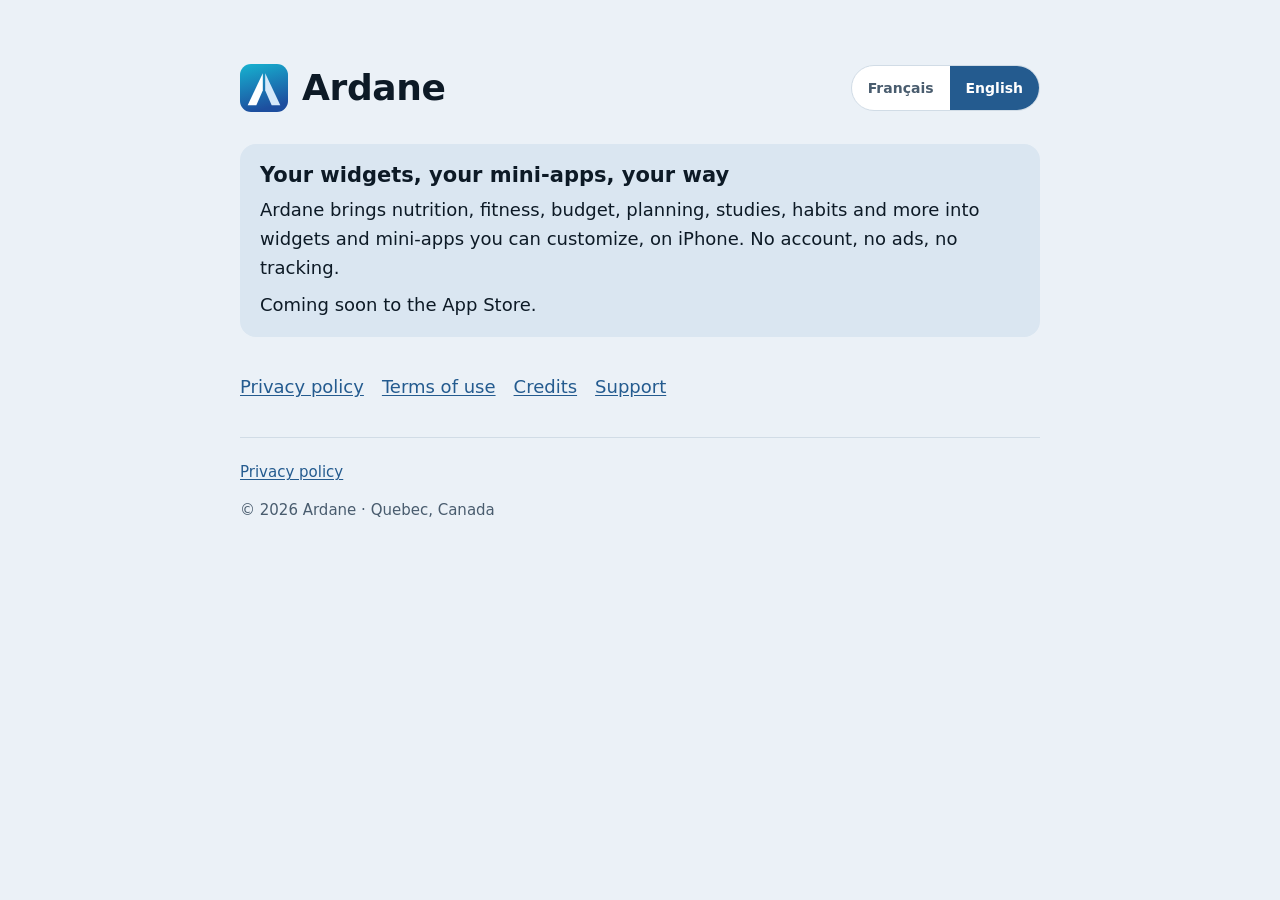
<file: index.html>
<!doctype html>
<html lang="fr" data-title-fr="Ardane — widgets et mini-apps pour iPhone" data-title-en="Ardane — widgets and mini-apps for iPhone">
<meta charset="utf-8">
<meta name="viewport" content="width=device-width, initial-scale=1">
<meta name="color-scheme" content="light dark">
<meta name="theme-color" content="#EBF1F7" media="(prefers-color-scheme: light)">
<meta name="theme-color" content="#080E14" media="(prefers-color-scheme: dark)">
<title>Ardane — widgets et mini-apps pour iPhone</title>
<meta name="description" content="Ardane réunit nutrition, sport, budget, planning et plus encore dans des widgets et des mini-apps que tu personnalises, sur iPhone.">
<link rel="stylesheet" href="style.css">

<main>
  <header>
    <div class="mark" aria-hidden="true"></div>
    <div class="titles"><h1>Ardane</h1></div>
    <div class="lang" role="group" aria-label="Langue / Language">
      <button id="btn-fr" type="button" aria-pressed="true" lang="fr">Français</button>
      <button id="btn-en" type="button" aria-pressed="false" lang="en">English</button>
    </div>
  </header>

  <article id="fr" lang="fr">
    <section class="card">
      <h2>Tes widgets, tes mini-apps, à ton image</h2>
      <p>Ardane réunit nutrition, sport, budget, planning, études, habitudes et plus encore dans des widgets et des mini-apps que tu personnalises, sur iPhone. Pas de compte, pas de publicité, pas de suivi.</p>
      <p>Bientôt sur l'App Store.</p>
    </section>
    <nav class="links" aria-label="Liens">
      <a href="privacy.html#fr">Politique de confidentialité</a>
      <a href="terms.html#fr">Conditions d'utilisation</a>
      <a href="credits.html#fr">Crédits</a>
      <a href="support.html#fr">Assistance</a>
    </nav>
    <footer>
      <nav class="links" aria-label="Liens légaux"><a href="privacy.html#fr">Politique de confidentialité</a></nav>
      <span>© 2026 Ardane · Québec, Canada</span>
    </footer>
  </article>

  <article id="en" lang="en" hidden>
    <section class="card">
      <h2>Your widgets, your mini-apps, your way</h2>
      <p>Ardane brings nutrition, fitness, budget, planning, studies, habits and more into widgets and mini-apps you can customize, on iPhone. No account, no ads, no tracking.</p>
      <p>Coming soon to the App Store.</p>
    </section>
    <nav class="links" aria-label="Links">
      <a href="privacy.html#en">Privacy policy</a>
      <a href="terms.html#en">Terms of use</a>
      <a href="credits.html#en">Credits</a>
      <a href="support.html#en">Support</a>
    </nav>
    <footer>
      <nav class="links" aria-label="Legal links"><a href="privacy.html#en">Privacy policy</a></nav>
      <span>© 2026 Ardane · Quebec, Canada</span>
    </footer>
  </article>
</main>
<script src="site.js"></script>
</file>
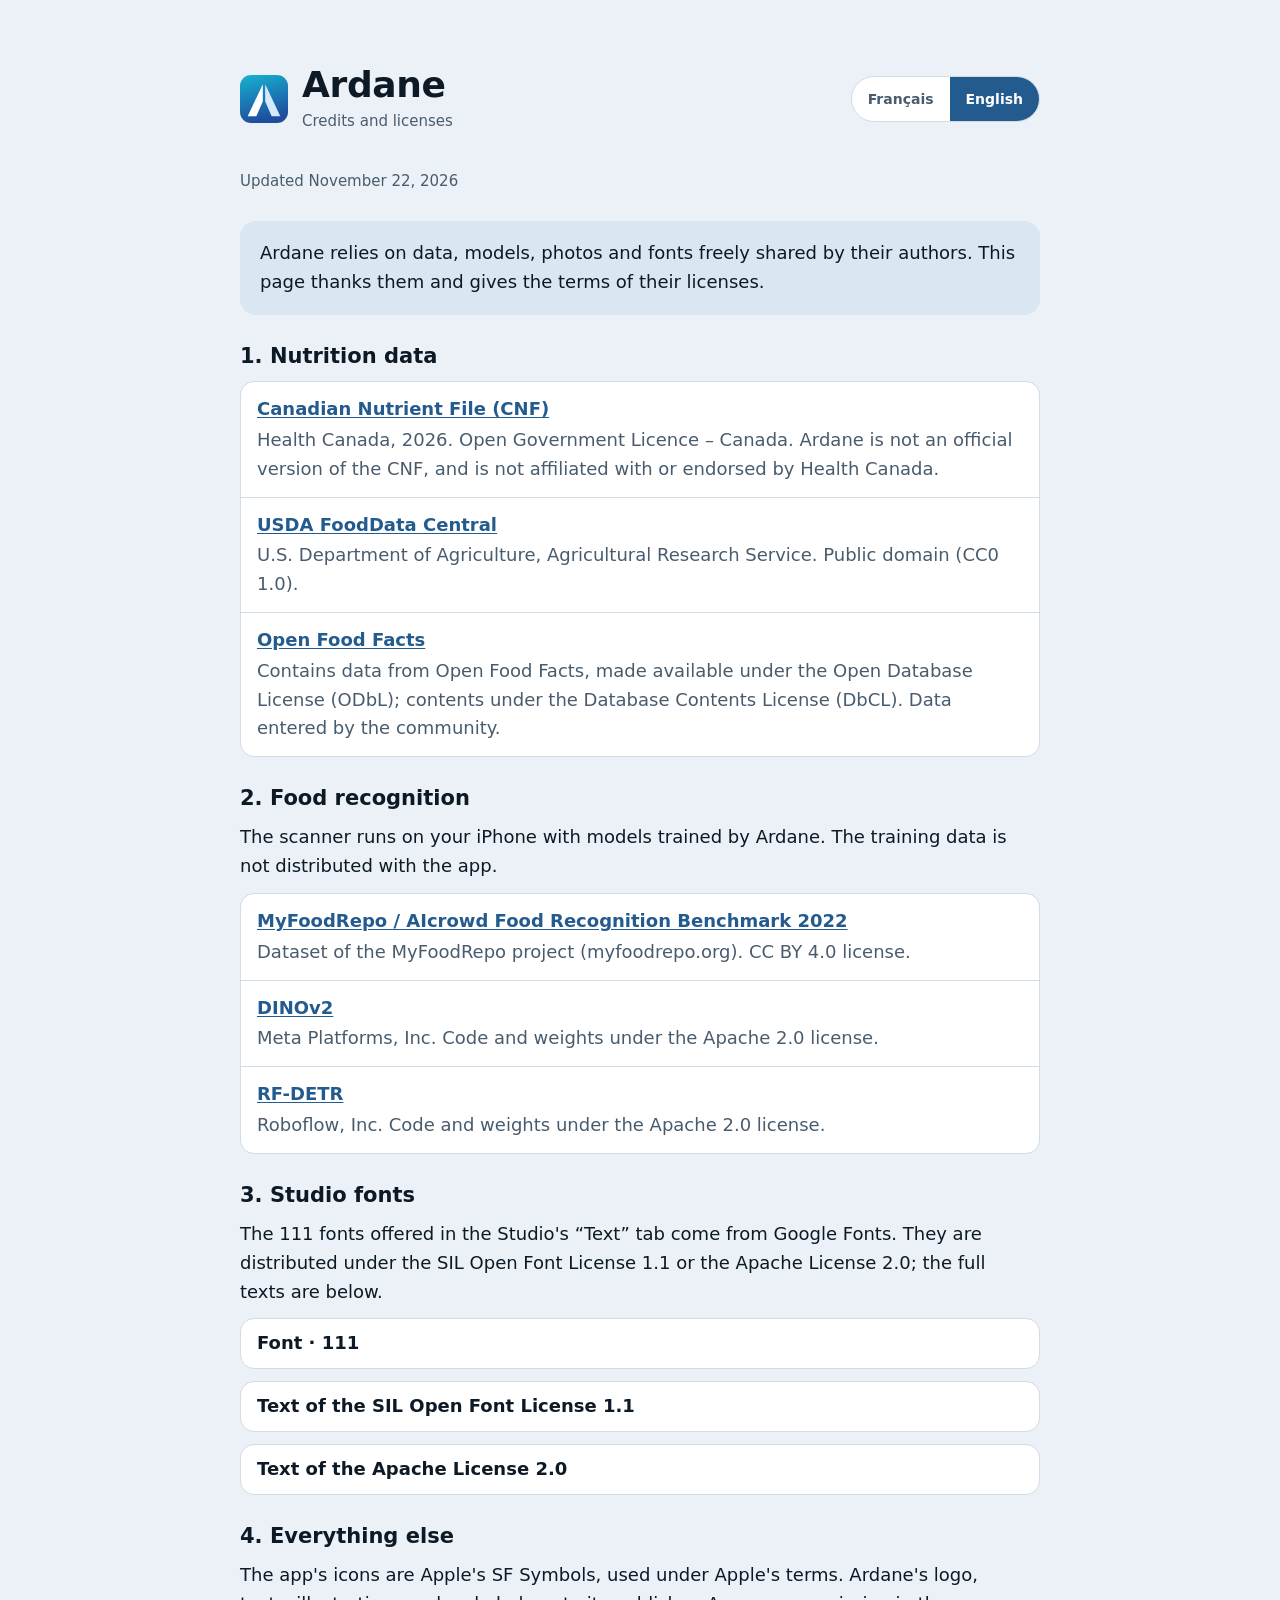
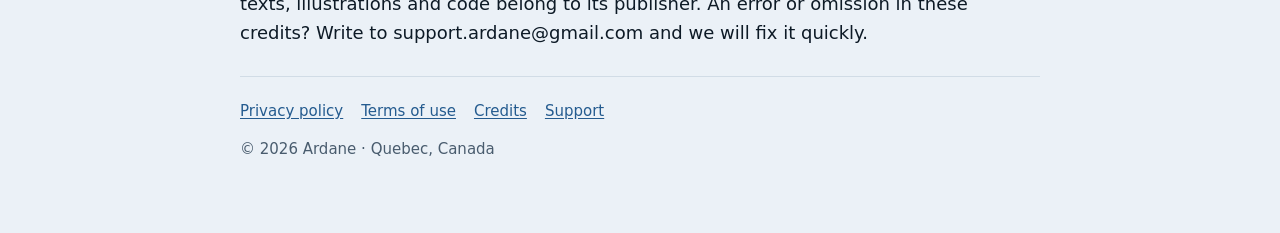
<file: credits.html>
<!doctype html>
<html lang="fr" data-title-fr="Crédits et licences d&#x27;Ardane" data-title-en="Ardane credits and licenses">
<meta charset="utf-8">
<meta name="viewport" content="width=device-width, initial-scale=1">
<meta name="color-scheme" content="light dark">
<meta name="theme-color" content="#EBF1F7" media="(prefers-color-scheme: light)">
<meta name="theme-color" content="#080E14" media="(prefers-color-scheme: dark)">
<title>Crédits et licences d&#x27;Ardane</title>
<link rel="stylesheet" href="style.css">
<!-- Généré par scripts/site/credits_page.py (dépôt de l'app) : ne pas modifier à la main. -->

<main>
  <header>
    <div class="mark" aria-hidden="true"></div>
    <div class="titles">
      <h1>Ardane</h1>
      <p class="sub" id="sub">Crédits et licences</p>
    </div>
    <div class="lang" role="group" aria-label="Langue / Language">
      <button id="btn-fr" type="button" aria-pressed="true" lang="fr">Français</button>
      <button id="btn-en" type="button" aria-pressed="false" lang="en">English</button>
    </div>
  </header>

  <article id="fr" lang="fr">
    <p class="updated">Mise à jour le 22 novembre 2026</p>
    <div class="summary"><p>Ardane s&#x27;appuie sur des données, des modèles, des photos et des polices partagés librement par leurs auteurs. Cette page les remercie et donne les conditions de leurs licences.</p></div>
    <section>
      <h2>1. Données nutritives</h2>
      <ul class="list">
        <li><b><a href="https://open.canada.ca/fr/licence-du-gouvernement-ouvert-canada">Fichier canadien sur les éléments nutritifs (FCÉN)</a></b><span>Santé Canada, 2026. Licence du gouvernement ouvert – Canada. Ardane n&#x27;est pas une version officielle du FCÉN, n&#x27;est pas affiliée à Santé Canada ni approuvée par lui.</span></li>
        <li><b><a href="https://fdc.nal.usda.gov">USDA FoodData Central</a></b><span>Département de l&#x27;Agriculture des États-Unis, Agricultural Research Service. Domaine public (CC0 1.0).</span></li>
        <li><b><a href="https://world.openfoodfacts.org">Open Food Facts</a></b><span>Contient des données d&#x27;Open Food Facts, disponibles sous la licence Open Database License (ODbL) ; contenu sous Database Contents License (DbCL). Données saisies par la communauté.</span></li>
      </ul>
    </section>
    <section>
      <h2>2. Reconnaissance des aliments</h2>
      <p>Le scanner fonctionne sur ton iPhone avec des modèles entraînés par Ardane. Les données d&#x27;entraînement ne sont pas distribuées avec l&#x27;app.</p>
      <ul class="list">
        <li><b><a href="https://creativecommons.org/licenses/by/4.0/">MyFoodRepo / AIcrowd Food Recognition Benchmark 2022</a></b><span>Jeu de données du projet MyFoodRepo (myfoodrepo.org). Licence CC BY 4.0.</span></li>
        <li><b><a href="https://github.com/facebookresearch/dinov2">DINOv2</a></b><span>Meta Platforms, Inc. Code et poids sous licence Apache 2.0.</span></li>
        <li><b><a href="https://github.com/roboflow/rf-detr">RF-DETR</a></b><span>Roboflow, Inc. Code et poids sous licence Apache 2.0.</span></li>
      </ul>
    </section>
    <section>
      <h2>3. Polices du Studio</h2>
      <p>Les 111 polices proposées dans l&#x27;onglet « Texte » du Studio viennent de Google Fonts. Elles sont distribuées sous la SIL Open Font License 1.1 ou la licence Apache 2.0 ; les textes complets sont plus bas.</p>
      <details><summary>Police · 111</summary>
        <div class="scroll"><table><thead><tr><th>Police</th><th>Licence</th><th>Droits d&#x27;auteur</th></tr></thead><tbody>
          <tr><td class="nw">Abril Fatface</td><td class="nw"><a href="https://openfontlicense.org">SIL OFL 1.1</a></td><td>Copyright (c) 2011, TypeTogether (www.type-together.com), with Reserved Font Names &quot;Abril&quot; and &quot;Abril Fatface&quot;</td></tr>
          <tr><td class="nw">Alex Brush</td><td class="nw"><a href="https://openfontlicense.org">SIL OFL 1.1</a></td><td>Copyright 2011 The Alex Brush Project Authors (https://github.com/googlefonts/alex-brush)</td></tr>
          <tr><td class="nw">Allura</td><td class="nw"><a href="https://openfontlicense.org">SIL OFL 1.1</a></td><td>Copyright 2010 The Allura Project Authors (https://github.com/googlefonts/allura)</td></tr>
          <tr><td class="nw">Almendra</td><td class="nw"><a href="https://openfontlicense.org">SIL OFL 1.1</a></td><td>Copyright (c) 2011-2012, Ana Sanfelippo (anasanfe@gmail.com), with Reserved Font Name &#x27;Almendra&#x27;</td></tr>
          <tr><td class="nw">Amatic SC</td><td class="nw"><a href="https://openfontlicense.org">SIL OFL 1.1</a></td><td>Copyright 2015 The Amatic SC Project Authors (https://github.com/googlefonts/AmaticSC)</td></tr>
          <tr><td class="nw">Anton</td><td class="nw"><a href="https://openfontlicense.org">SIL OFL 1.1</a></td><td>Copyright 2020 The Anton Project Authors (https://github.com/googlefonts/AntonFont.git)</td></tr>
          <tr><td class="nw">Architects Daughter</td><td class="nw"><a href="https://openfontlicense.org">SIL OFL 1.1</a></td><td>Copyright (c) 2010, Kimberly Geswein (kimberlygeswein.com)</td></tr>
          <tr><td class="nw">Archivo Black</td><td class="nw"><a href="https://openfontlicense.org">SIL OFL 1.1</a></td><td>Copyright 2017 The Archivo Black Project Authors (https://github.com/Omnibus-Type/ArchivoBlack)</td></tr>
          <tr><td class="nw">Arizonia</td><td class="nw"><a href="https://openfontlicense.org">SIL OFL 1.1</a></td><td>Copyright 2007-2021 The Arizonia Project Authors (https://github.com/googlefonts/arizonia)</td></tr>
          <tr><td class="nw">Audiowide</td><td class="nw"><a href="https://openfontlicense.org">SIL OFL 1.1</a></td><td>Copyright (c) 2012, Brian J. Bonislawsky DBA Astigmatic (AOETI) (astigma@astigmatic.com), with Reserved Font Names &quot;Audiowide&quot;</td></tr>
          <tr><td class="nw">Ballet</td><td class="nw"><a href="https://openfontlicense.org">SIL OFL 1.1</a></td><td>Copyright 2020 The Ballet Project Authors (https://github.com/Omnibus-Type/Ballet)</td></tr>
          <tr><td class="nw">Bangers</td><td class="nw"><a href="https://openfontlicense.org">SIL OFL 1.1</a></td><td>Copyright 2010 The Bangers Project Authors (https://github.com/googlefonts/bangers)</td></tr>
          <tr><td class="nw">Bebas Neue</td><td class="nw"><a href="https://openfontlicense.org">SIL OFL 1.1</a></td><td>Copyright © 2010 by Dharma Type.</td></tr>
          <tr><td class="nw">Bodoni Moda</td><td class="nw"><a href="https://openfontlicense.org">SIL OFL 1.1</a></td><td>Copyright 2020 The Bodoni Moda Project Authors (https://github.com/indestructible-type/Bodoni)</td></tr>
          <tr><td class="nw">Bonheur Royale</td><td class="nw"><a href="https://openfontlicense.org">SIL OFL 1.1</a></td><td>Copyright 2005-2021 The Bonheur Royale Project Authors (https://github.com/googlefonts/bonheur-royale)</td></tr>
          <tr><td class="nw">Bungee</td><td class="nw"><a href="https://openfontlicense.org">SIL OFL 1.1</a></td><td>Copyright 2023 The Bungee Project Authors (https://github.com/djrrb/Bungee)</td></tr>
          <tr><td class="nw">Carattere</td><td class="nw"><a href="https://openfontlicense.org">SIL OFL 1.1</a></td><td>Copyright 2020 The Carattere Project Authors (https://github.com/googlefonts/carattere)</td></tr>
          <tr><td class="nw">Charm</td><td class="nw"><a href="https://openfontlicense.org">SIL OFL 1.1</a></td><td>Copyright 2018 The Charm Project Authors (https://github.com/cadsondemak/charm)</td></tr>
          <tr><td class="nw">Chewy</td><td class="nw"><a href="https://www.apache.org/licenses/LICENSE-2.0">Apache 2.0</a></td><td>Voir le texte de la licence Apache 2.0 plus bas.</td></tr>
          <tr><td class="nw">Cinzel</td><td class="nw"><a href="https://openfontlicense.org">SIL OFL 1.1</a></td><td>Copyright 2020 The Cinzel Project Authors (https://github.com/NDISCOVER/Cinzel)</td></tr>
          <tr><td class="nw">Cinzel Decorative Black</td><td class="nw"><a href="https://openfontlicense.org">SIL OFL 1.1</a></td><td>Copyright (c) 2012 Natanael Gama (info@ndiscovered.com), with Reserved Font Name &#x27;Cinzel&#x27;</td></tr>
          <tr><td class="nw">Comfortaa</td><td class="nw"><a href="https://openfontlicense.org">SIL OFL 1.1</a></td><td>Copyright 2011 The Comfortaa Project Authors (https://github.com/alexeiva/comfortaa), with Reserved Font Name &quot;Comfortaa&quot;.</td></tr>
          <tr><td class="nw">Cookie</td><td class="nw"><a href="https://openfontlicense.org">SIL OFL 1.1</a></td><td>Copyright (c) 2011 by Ania Kruk (hello@aniakruk.com), with Reserved Font Name &quot;Cookie&quot;.</td></tr>
          <tr><td class="nw">Corinthia</td><td class="nw"><a href="https://openfontlicense.org">SIL OFL 1.1</a></td><td>Copyright 2010 The Corinthia Project Authors (https://github.com/googlefonts/corinthia)</td></tr>
          <tr><td class="nw">Courgette</td><td class="nw"><a href="https://openfontlicense.org">SIL OFL 1.1</a></td><td>Copyright (c) 2012 by Sorkin Type Co (www.sorkintype.com), with Reserved Font Name &quot;Courgette&quot;.</td></tr>
          <tr><td class="nw">Courier Prime</td><td class="nw"><a href="https://openfontlicense.org">SIL OFL 1.1</a></td><td>Copyright 2015 The Courier Prime Project Authors (https://github.com/quoteunquoteapps/CourierPrime).</td></tr>
          <tr><td class="nw">Covered By Your Grace</td><td class="nw"><a href="https://openfontlicense.org">SIL OFL 1.1</a></td><td>Copyright (c) 2010, Kimberly Geswein (kimberlygeswein.com)</td></tr>
          <tr><td class="nw">Dancing Script</td><td class="nw"><a href="https://openfontlicense.org">SIL OFL 1.1</a></td><td>Copyright 2016 The Dancing Script Project Authors (https://github.com/googlefonts/DancingScript), with Reserved Font Name &#x27;Dancing Script&#x27;.</td></tr>
          <tr><td class="nw">DM Serif Display Italic</td><td class="nw"><a href="https://openfontlicense.org">SIL OFL 1.1</a></td><td>Copyright 2014-2018 Adobe (http://www.adobe.com/), with Reserved Font Name &#x27;Source&#x27;. All Rights Reserved. Source is a trademark of Adobe in the United States and/or other countries. Copyright 2019 Google LLC.</td></tr>
          <tr><td class="nw">Engagement</td><td class="nw"><a href="https://openfontlicense.org">SIL OFL 1.1</a></td><td>Copyright (c) 2011 by Brian J. Bonislawsky DBA Astigmatic (AOETI) (astigma@astigmatic.com), with Reserved Font Names &quot;Engagement&quot;</td></tr>
          <tr><td class="nw">Ephesis</td><td class="nw"><a href="https://openfontlicense.org">SIL OFL 1.1</a></td><td>Copyright 2004-2021 The Ephesis Project Authors (https://github.com/googlefonts/ephesis)</td></tr>
          <tr><td class="nw">Euphoria Script</td><td class="nw"><a href="https://openfontlicense.org">SIL OFL 1.1</a></td><td>Copyright (c), 2012 Typesenses (typesenses@live.com.ar), with Reserved Font Name &quot;Euphoria Script&quot;</td></tr>
          <tr><td class="nw">Explora</td><td class="nw"><a href="https://openfontlicense.org">SIL OFL 1.1</a></td><td>Copyright 2011 The Explora Project Authors (https://github.com/googlefonts/explora)</td></tr>
          <tr><td class="nw">Fredoka Light</td><td class="nw"><a href="https://openfontlicense.org">SIL OFL 1.1</a></td><td>Copyright 2016 The Fredoka Project Authors (https://github.com/hafontia/Fredoka-One)</td></tr>
          <tr><td class="nw">Gloock</td><td class="nw"><a href="https://openfontlicense.org">SIL OFL 1.1</a></td><td>Copyright 2022 The Gloock Project Authors (https://github.com/duartp/gloock)</td></tr>
          <tr><td class="nw">Gloria Hallelujah</td><td class="nw"><a href="https://openfontlicense.org">SIL OFL 1.1</a></td><td>Copyright (c) 2010, Kimberly Geswein (kimberlygeswein.com)</td></tr>
          <tr><td class="nw">Grand Hotel</td><td class="nw"><a href="https://openfontlicense.org">SIL OFL 1.1</a></td><td>Copyright (c) 2012 by Brian J. Bonislawsky and Jim Lyles DBA Astigmatic (AOETI) (astigma@astigmatic.com), with Reserved Font Name &quot;Grand Hotel&quot;</td></tr>
          <tr><td class="nw">Great Vibes</td><td class="nw"><a href="https://openfontlicense.org">SIL OFL 1.1</a></td><td>Copyright 2015 The Great Vibes Pro Project Authors (https://github.com/googlefonts/great-vibes)</td></tr>
          <tr><td class="nw">Gwendolyn</td><td class="nw"><a href="https://openfontlicense.org">SIL OFL 1.1</a></td><td>Copyright 2015 The Gwendolyn Project Authors (https://github.com/googlefonts/gwendolyn)</td></tr>
          <tr><td class="nw">Handlee</td><td class="nw"><a href="https://openfontlicense.org">SIL OFL 1.1</a></td><td>Copyright (c) 2011, Joe Prince, Vissol Ltd. (http://www.vissol.co.uk/mavenpro/) with Reserved Font Name &quot;Handlee&quot;.</td></tr>
          <tr><td class="nw">Herr Von Muellerhoff</td><td class="nw"><a href="https://openfontlicense.org">SIL OFL 1.1</a></td><td>Copyright (c) 2011 Alejandro Paul (sudtipos@sudtipos.com), with Reserved Font Name &quot;Herr Von Muellerhoff&quot;</td></tr>
          <tr><td class="nw">Homemade Apple</td><td class="nw"><a href="https://www.apache.org/licenses/LICENSE-2.0">Apache 2.0</a></td><td>Voir le texte de la licence Apache 2.0 plus bas.</td></tr>
          <tr><td class="nw">Imperial Script</td><td class="nw"><a href="https://openfontlicense.org">SIL OFL 1.1</a></td><td>Copyright 2008 The Imperial Script Project Authors (https://github.com/googlefonts/imperial-script)</td></tr>
          <tr><td class="nw">Indie Flower</td><td class="nw"><a href="https://openfontlicense.org">SIL OFL 1.1</a></td><td>Copyright 2010 The Indie Flower Authors (kimberlygeswein.com),</td></tr>
          <tr><td class="nw">Inspiration</td><td class="nw"><a href="https://openfontlicense.org">SIL OFL 1.1</a></td><td>Copyright 2004 The Inspiration Project Authors (https://github.com/googlefonts/inspiration)</td></tr>
          <tr><td class="nw">Italiana</td><td class="nw"><a href="https://openfontlicense.org">SIL OFL 1.1</a></td><td>Copyright (c) 2011, Santiago Orozco (hi@typemade.mx), with Reserved Font Name &quot;Italiana&quot;.</td></tr>
          <tr><td class="nw">Italianno</td><td class="nw"><a href="https://openfontlicense.org">SIL OFL 1.1</a></td><td>Copyright 2009 The Italianno Project Authors (https://github.com/googlefonts/italianno)</td></tr>
          <tr><td class="nw">Josefin Sans Thin</td><td class="nw"><a href="https://openfontlicense.org">SIL OFL 1.1</a></td><td>Copyright 2010 The Josefin Sans Project Authors (https://github.com/ThomasJockin/JosefinSansFont-master), with Reserved Font Name &quot;Josefin Sans&quot;.</td></tr>
          <tr><td class="nw">Josefin Slab Thin</td><td class="nw"><a href="https://openfontlicense.org">SIL OFL 1.1</a></td><td>Copyright 2020 The Josefin Slab Project Authors (https://github.com/googlefonts/josefinslab/) Copyright (c) 2010, Santiago Orozco (hi@typemade.mx), with Reserved Font Name Josefin.</td></tr>
          <tr><td class="nw">Kaushan Script</td><td class="nw"><a href="https://openfontlicense.org">SIL OFL 1.1</a></td><td>Copyright (c) 2011, Pablo Impallari (www.impallari.com|impallari@gmail.com), Copyright (c) 2011, Igino Marini. (www.ikern.com|mail@iginomarini.com), with Reserved Font Name Kaushan Script.</td></tr>
          <tr><td class="nw">Kristi</td><td class="nw"><a href="https://openfontlicense.org">SIL OFL 1.1</a></td><td>Copyright (c) 2010, Birgit Pulk (birgitpulk@gmail.com)</td></tr>
          <tr><td class="nw">La Belle Aurore</td><td class="nw"><a href="https://openfontlicense.org">SIL OFL 1.1</a></td><td>Copyright (c) 2010, Kimberly Geswein (kimberlygeswein.com)</td></tr>
          <tr><td class="nw">League Script</td><td class="nw"><a href="https://openfontlicense.org">SIL OFL 1.1</a></td><td>Copyright (c) 2010, Haley Fiege (haley@kingdomofawesome.com)</td></tr>
          <tr><td class="nw">Libre Baskerville</td><td class="nw"><a href="https://openfontlicense.org">SIL OFL 1.1</a></td><td>Copyright 2012 The Libre Baskerville Project Authors (https://github.com/impallari/Libre-Baskerville) with Reserved Font Name Libre Baskerville.</td></tr>
          <tr><td class="nw">Licorice</td><td class="nw"><a href="https://openfontlicense.org">SIL OFL 1.1</a></td><td>Copyright 2004 The Licorice Project Authors (https://github.com/googlefonts/licorice)</td></tr>
          <tr><td class="nw">Limelight</td><td class="nw"><a href="https://openfontlicense.org">SIL OFL 1.1</a></td><td>Copyright (c) 2011 by Sorkin Type Co (www.sorkintype.com), with Reserved Font Name &quot;Limelight&quot;.</td></tr>
          <tr><td class="nw">Lora</td><td class="nw"><a href="https://openfontlicense.org">SIL OFL 1.1</a></td><td>Copyright 2011 The Lora Project Authors (https://github.com/cyrealtype/Lora-Cyrillic), with Reserved Font Name &quot;Lora&quot;.</td></tr>
          <tr><td class="nw">Love Light</td><td class="nw"><a href="https://openfontlicense.org">SIL OFL 1.1</a></td><td>Copyright 2003 The Love Light Project Authors (https://github.com/googlefonts/love-light)</td></tr>
          <tr><td class="nw">Lovers Quarrel</td><td class="nw"><a href="https://openfontlicense.org">SIL OFL 1.1</a></td><td>Copyright 2004 The Lovers Quarrel Project Authors (https://github.com/googlefonts/lovers-quarrel)</td></tr>
          <tr><td class="nw">Marcellus</td><td class="nw"><a href="https://openfontlicense.org">SIL OFL 1.1</a></td><td>Copyright (c) 2012, Brian J. Bonislawsky DBA Astigmatic (AOETI) (astigma@astigmatic.com), with Reserved Font Names &quot;Marcellus&quot;</td></tr>
          <tr><td class="nw">Marck Script</td><td class="nw"><a href="https://openfontlicense.org">SIL OFL 1.1</a></td><td>Copyright (c) 2011, Denis Masharov &lt;denis.masharov@gmail.com&gt; &amp; Marck Fogel, with Reserved Font Name &quot;Marck Script&quot;.</td></tr>
          <tr><td class="nw">Mea Culpa</td><td class="nw"><a href="https://openfontlicense.org">SIL OFL 1.1</a></td><td>Copyright 2003-2021 The Mea Culpa Project Authors (https://github.com/googlefonts/mea-culpa)</td></tr>
          <tr><td class="nw">Monoton</td><td class="nw"><a href="https://openfontlicense.org">SIL OFL 1.1</a></td><td>Copyright (c) 2011 by vernon adams (vern@newtypography.co.uk), with Reserved Font Names &quot;Monoton&quot;</td></tr>
          <tr><td class="nw">Monsieur La Doulaise</td><td class="nw"><a href="https://openfontlicense.org">SIL OFL 1.1</a></td><td>Copyright (c) 2011 Alejandro Paul (sudtipos@sudtipos.com), with Reserved Font Name &quot;Monsieur La Doulaise&quot;</td></tr>
          <tr><td class="nw">Mr De Haviland</td><td class="nw"><a href="https://openfontlicense.org">SIL OFL 1.1</a></td><td>Copyright (c) 2011 Alejandro Paul (sudtipos@sudtipos.com), with Reserved Font Name &quot;Mr De Haviland&quot;</td></tr>
          <tr><td class="nw">Mrs Saint Delafield</td><td class="nw"><a href="https://openfontlicense.org">SIL OFL 1.1</a></td><td>Copyright (c) 2011 Alejandro Paul (sudtipos@sudtipos.com), with Reserved Font Name &quot;Mrs Saint Delafield&quot;</td></tr>
          <tr><td class="nw">Mrs Sheppards</td><td class="nw"><a href="https://openfontlicense.org">SIL OFL 1.1</a></td><td>Copyright (c) 2011 Alejandro Paul (sudtipos@sudtipos.com), with Reserved Font Name &quot;Mrs Sheppards&quot;</td></tr>
          <tr><td class="nw">Ms Madi</td><td class="nw"><a href="https://openfontlicense.org">SIL OFL 1.1</a></td><td>Copyright 2018 The Ms Madi Project Authors (https://github.com/googlefonts/ms-madi)</td></tr>
          <tr><td class="nw">Niconne</td><td class="nw"><a href="https://openfontlicense.org">SIL OFL 1.1</a></td><td>Copyright (c) 2011, Vernon Adams (vern@newtypography.co.uk), with Reserved Font Name Nicone</td></tr>
          <tr><td class="nw">Norican</td><td class="nw"><a href="https://openfontlicense.org">SIL OFL 1.1</a></td><td>Copyright 2011 The Norican Project Authors (https://github.com/googlefonts/NoricanFont)</td></tr>
          <tr><td class="nw">Oleo Script</td><td class="nw"><a href="https://openfontlicense.org">SIL OFL 1.1</a></td><td>Copyright (c) 2012, Soytutype (contact@soytutype.com.ar|soytutype@gmail.com), with Reserved Font Name &quot;Oleo Script&quot;</td></tr>
          <tr><td class="nw">Oooh Baby</td><td class="nw"><a href="https://openfontlicense.org">SIL OFL 1.1</a></td><td>Copyright 2004-2021 The Oooh Baby Project Authors (https://github.com/googlefonts/oooh-baby)</td></tr>
          <tr><td class="nw">Orbitron</td><td class="nw"><a href="https://openfontlicense.org">SIL OFL 1.1</a></td><td>Copyright 2018 The Orbitron Project Authors (https://github.com/theleagueof/orbitron), with Reserved Font Name: &quot;Orbitron&quot;</td></tr>
          <tr><td class="nw">Oswald</td><td class="nw"><a href="https://openfontlicense.org">SIL OFL 1.1</a></td><td>Copyright 2016 The Oswald Project Authors (https://github.com/googlefonts/OswaldFont)</td></tr>
          <tr><td class="nw">Ovo</td><td class="nw"><a href="https://openfontlicense.org">SIL OFL 1.1</a></td><td>Copyright (c) 2011 by Sorkin Type Co (www.sorkintype.com), with Reserved Font Name &quot;Ovo&quot;.</td></tr>
          <tr><td class="nw">Pacifico</td><td class="nw"><a href="https://openfontlicense.org">SIL OFL 1.1</a></td><td>Copyright 2018 The Pacifico Project Authors (https://github.com/googlefonts/Pacifico)</td></tr>
          <tr><td class="nw">Parisienne</td><td class="nw"><a href="https://openfontlicense.org">SIL OFL 1.1</a></td><td>Copyright (c) 2012 by Brian J. Bonislawsky DBA Astigmatic (AOETI) (astigma@astigmatic.com), with Reserved Font Names &quot;Parisienne&quot;</td></tr>
          <tr><td class="nw">Passions Conflict</td><td class="nw"><a href="https://openfontlicense.org">SIL OFL 1.1</a></td><td>Copyright 2004 The Hurricane Project Authors (https://github.com/googlefonts/passions-conflict)</td></tr>
          <tr><td class="nw">Patrick Hand</td><td class="nw"><a href="https://openfontlicense.org">SIL OFL 1.1</a></td><td>Copyright (c) 2010-2012 Patrick Wagesreiter (mail@patrickwagesreiter.at)</td></tr>
          <tr><td class="nw">Permanent Marker</td><td class="nw"><a href="https://www.apache.org/licenses/LICENSE-2.0">Apache 2.0</a></td><td>Voir le texte de la licence Apache 2.0 plus bas.</td></tr>
          <tr><td class="nw">Petit Formal Script</td><td class="nw"><a href="https://openfontlicense.org">SIL OFL 1.1</a></td><td>Copyright (c) 2011, Pablo Impallari (www.impallari.com|impallari@gmail.com), Copyright (c) 2011, Brenda Gallo. (gbrenda1987@gmail.com), Copyright (c) 2011, Rodrigo Fuenzalida (www.rfuenzalida.com|hello@rfuenzalida.com), with Reserved Font Name Petit Formal Script.</td></tr>
          <tr><td class="nw">Pinyon Script</td><td class="nw"><a href="https://openfontlicense.org">SIL OFL 1.1</a></td><td>Copyright 2024 The Pinyon Project Authors (https://github.com/SorkinType/Pinyon)</td></tr>
          <tr><td class="nw">Pirata One</td><td class="nw"><a href="https://openfontlicense.org">SIL OFL 1.1</a></td><td>Copyright (c) 2012, Rodrigo Fuenzalida, Nicolas Massi (www.taip.com.ar / abc.taip.com.ar), with Reserved Font Name &#x27;Pirata&#x27;</td></tr>
          <tr><td class="nw">Playball</td><td class="nw"><a href="https://openfontlicense.org">SIL OFL 1.1</a></td><td>Copyright 2011 The Playball Project Authors (https://github.com/googlefonts/play-ball)</td></tr>
          <tr><td class="nw">Playfair Display</td><td class="nw"><a href="https://openfontlicense.org">SIL OFL 1.1</a></td><td>Copyright 2017 The Playfair Display Project Authors (https://github.com/clauseggers/Playfair-Display), with Reserved Font Name &quot;Playfair Display&quot;</td></tr>
          <tr><td class="nw">Poiret One</td><td class="nw"><a href="https://openfontlicense.org">SIL OFL 1.1</a></td><td>Copyright 2011 The Poiret One Project Authors (https://github.com/alexeiva/poiretone)</td></tr>
          <tr><td class="nw">Poppins</td><td class="nw"><a href="https://openfontlicense.org">SIL OFL 1.1</a></td><td>Copyright 2020 The Poppins Project Authors (https://github.com/itfoundry/Poppins)</td></tr>
          <tr><td class="nw">Press Start 2P</td><td class="nw"><a href="https://openfontlicense.org">SIL OFL 1.1</a></td><td>Copyright 2012 The Press Start 2P Project Authors (cody@zone38.net), with Reserved Font Name &quot;Press Start 2P&quot;.</td></tr>
          <tr><td class="nw">Quicksand Light</td><td class="nw"><a href="https://openfontlicense.org">SIL OFL 1.1</a></td><td>Copyright 2011 The Quicksand Project Authors (https://github.com/andrew-paglinawan/QuicksandFamily), with Reserved Font Name “Quicksand”.</td></tr>
          <tr><td class="nw">Qwigley</td><td class="nw"><a href="https://openfontlicense.org">SIL OFL 1.1</a></td><td>Copyright 2011 The Qwigley Project Authors (https://github.com/googlefonts/qwigley)</td></tr>
          <tr><td class="nw">Qwitcher Grypen</td><td class="nw"><a href="https://openfontlicense.org">SIL OFL 1.1</a></td><td>Copyright 2007-2021 The Qwitcher Grypen Project Authors (https://github.com/googlefonts/qwitcher-grypen)</td></tr>
          <tr><td class="nw">Raleway Thin</td><td class="nw"><a href="https://openfontlicense.org">SIL OFL 1.1</a></td><td>Copyright 2010 The Raleway Project Authors (impallari@gmail.com), with Reserved Font Name &quot;Raleway&quot;.</td></tr>
          <tr><td class="nw">Reenie Beanie</td><td class="nw"><a href="https://openfontlicense.org">SIL OFL 1.1</a></td><td>Copyright (c) 2010, James Grieshaber (james@typeco.com)</td></tr>
          <tr><td class="nw">Righteous</td><td class="nw"><a href="https://openfontlicense.org">SIL OFL 1.1</a></td><td>Copyright (c) 2011 by Brian J. Bonislawsky DBA Astigmatic (AOETI) (astigma@astigmatic.com), with Reserved Font Names &quot;Righteous&quot;</td></tr>
          <tr><td class="nw">Rochester</td><td class="nw"><a href="https://www.apache.org/licenses/LICENSE-2.0">Apache 2.0</a></td><td>Voir le texte de la licence Apache 2.0 plus bas.</td></tr>
          <tr><td class="nw">Rock Salt</td><td class="nw"><a href="https://www.apache.org/licenses/LICENSE-2.0">Apache 2.0</a></td><td>Voir le texte de la licence Apache 2.0 plus bas.</td></tr>
          <tr><td class="nw">Rouge Script</td><td class="nw"><a href="https://openfontlicense.org">SIL OFL 1.1</a></td><td>Copyright (c) 2011 Typesenses (typesenses@live.com.ar), with Reserved Font Name &quot;Rouge Script&quot;</td></tr>
          <tr><td class="nw">Sacramento</td><td class="nw"><a href="https://openfontlicense.org">SIL OFL 1.1</a></td><td>Copyright (c) 2012, Brian J. Bonislawsky DBA Astigmatic (AOETI) (astigma@astigmatic.com), with Reserved Font Names &#x27;Sacramento&#x27;</td></tr>
          <tr><td class="nw">Satisfy</td><td class="nw"><a href="https://www.apache.org/licenses/LICENSE-2.0">Apache 2.0</a></td><td>Voir le texte de la licence Apache 2.0 plus bas.</td></tr>
          <tr><td class="nw">Seaweed Script</td><td class="nw"><a href="https://openfontlicense.org">SIL OFL 1.1</a></td><td>Copyright (c) 2012, Font Diner (www.fontdiner.com), with Reserved Font Name &quot;Seaweed Script&quot;.</td></tr>
          <tr><td class="nw">Send Flowers</td><td class="nw"><a href="https://openfontlicense.org">SIL OFL 1.1</a></td><td>Copyright 1998-2021 The Send Flowers Project Authors (https://github.com/googlefonts/send-flowers)</td></tr>
          <tr><td class="nw">Sevillana</td><td class="nw"><a href="https://openfontlicense.org">SIL OFL 1.1</a></td><td>Copyright (c) 2011, Brownfox (gayaneh.b@gmail.com), with Reserved Font Names &quot;Sevillana&quot;</td></tr>
          <tr><td class="nw">Shrikhand</td><td class="nw"><a href="https://openfontlicense.org">SIL OFL 1.1</a></td><td>Copyright (c) 2015 Jonny Pinhorn (jonpinhorn.typedesign@gmail.com)</td></tr>
          <tr><td class="nw">Space Mono</td><td class="nw"><a href="https://openfontlicense.org">SIL OFL 1.1</a></td><td>Copyright 2016 The Space Mono Project Authors (https://github.com/googlefonts/spacemono)</td></tr>
          <tr><td class="nw">Special Elite</td><td class="nw"><a href="https://www.apache.org/licenses/LICENSE-2.0">Apache 2.0</a></td><td>Voir le texte de la licence Apache 2.0 plus bas.</td></tr>
          <tr><td class="nw">Tangerine</td><td class="nw"><a href="https://openfontlicense.org">SIL OFL 1.1</a></td><td>Copyright (c) 2010, Toshi Omagari (tosche@mac.com)</td></tr>
          <tr><td class="nw">UnifrakturCook</td><td class="nw"><a href="https://openfontlicense.org">SIL OFL 1.1</a></td><td>Copyright (c) 2010, j. &#x27;mach&#x27; wust, with Reserved Font Name UnifrakturCook. Copyright (c) 2009, Peter Wiegel.</td></tr>
          <tr><td class="nw">Updock</td><td class="nw"><a href="https://openfontlicense.org">SIL OFL 1.1</a></td><td>Copyright 1991-2021 The Up Dock Project Authors (https://github.com/googlefonts/updock)</td></tr>
          <tr><td class="nw">Whisper</td><td class="nw"><a href="https://openfontlicense.org">SIL OFL 1.1</a></td><td>Copyright 1993-2022 The Whisper Project Authors (https://github.com/googlefonts/whisper)</td></tr>
          <tr><td class="nw">WindSong Medium</td><td class="nw"><a href="https://openfontlicense.org">SIL OFL 1.1</a></td><td>Copyright 2013 The WindSong Project Authors (https://github.com/googlefonts/windsong)</td></tr>
          <tr><td class="nw">Yellowtail</td><td class="nw"><a href="https://www.apache.org/licenses/LICENSE-2.0">Apache 2.0</a></td><td>Voir le texte de la licence Apache 2.0 plus bas.</td></tr>
        </tbody></table></div>
      </details>
      <details><summary>Texte de la SIL Open Font License 1.1</summary><pre>-----------------------------------------------------------
SIL OPEN FONT LICENSE Version 1.1 - 26 February 2007
-----------------------------------------------------------

PREAMBLE
The goals of the Open Font License (OFL) are to stimulate worldwide
development of collaborative font projects, to support the font creation
efforts of academic and linguistic communities, and to provide a free and
open framework in which fonts may be shared and improved in partnership
with others.

The OFL allows the licensed fonts to be used, studied, modified and
redistributed freely as long as they are not sold by themselves. The
fonts, including any derivative works, can be bundled, embedded, 
redistributed and/or sold with any software provided that any reserved
names are not used by derivative works. The fonts and derivatives,
however, cannot be released under any other type of license. The
requirement for fonts to remain under this license does not apply
to any document created using the fonts or their derivatives.

DEFINITIONS
&quot;Font Software&quot; refers to the set of files released by the Copyright
Holder(s) under this license and clearly marked as such. This may
include source files, build scripts and documentation.

&quot;Reserved Font Name&quot; refers to any names specified as such after the
copyright statement(s).

&quot;Original Version&quot; refers to the collection of Font Software components as
distributed by the Copyright Holder(s).

&quot;Modified Version&quot; refers to any derivative made by adding to, deleting,
or substituting -- in part or in whole -- any of the components of the
Original Version, by changing formats or by porting the Font Software to a
new environment.

&quot;Author&quot; refers to any designer, engineer, programmer, technical
writer or other person who contributed to the Font Software.

PERMISSION &amp; CONDITIONS
Permission is hereby granted, free of charge, to any person obtaining
a copy of the Font Software, to use, study, copy, merge, embed, modify,
redistribute, and sell modified and unmodified copies of the Font
Software, subject to the following conditions:

1) Neither the Font Software nor any of its individual components,
in Original or Modified Versions, may be sold by itself.

2) Original or Modified Versions of the Font Software may be bundled,
redistributed and/or sold with any software, provided that each copy
contains the above copyright notice and this license. These can be
included either as stand-alone text files, human-readable headers or
in the appropriate machine-readable metadata fields within text or
binary files as long as those fields can be easily viewed by the user.

3) No Modified Version of the Font Software may use the Reserved Font
Name(s) unless explicit written permission is granted by the corresponding
Copyright Holder. This restriction only applies to the primary font name as
presented to the users.

4) The name(s) of the Copyright Holder(s) or the Author(s) of the Font
Software shall not be used to promote, endorse or advertise any
Modified Version, except to acknowledge the contribution(s) of the
Copyright Holder(s) and the Author(s) or with their explicit written
permission.

5) The Font Software, modified or unmodified, in part or in whole,
must be distributed entirely under this license, and must not be
distributed under any other license. The requirement for fonts to
remain under this license does not apply to any document created
using the Font Software.

TERMINATION
This license becomes null and void if any of the above conditions are
not met.

DISCLAIMER
THE FONT SOFTWARE IS PROVIDED &quot;AS IS&quot;, WITHOUT WARRANTY OF ANY KIND,
EXPRESS OR IMPLIED, INCLUDING BUT NOT LIMITED TO ANY WARRANTIES OF
MERCHANTABILITY, FITNESS FOR A PARTICULAR PURPOSE AND NONINFRINGEMENT
OF COPYRIGHT, PATENT, TRADEMARK, OR OTHER RIGHT. IN NO EVENT SHALL THE
COPYRIGHT HOLDER BE LIABLE FOR ANY CLAIM, DAMAGES OR OTHER LIABILITY,
INCLUDING ANY GENERAL, SPECIAL, INDIRECT, INCIDENTAL, OR CONSEQUENTIAL
DAMAGES, WHETHER IN AN ACTION OF CONTRACT, TORT OR OTHERWISE, ARISING
FROM, OUT OF THE USE OR INABILITY TO USE THE FONT SOFTWARE OR FROM
OTHER DEALINGS IN THE FONT SOFTWARE.</pre></details>
      <details><summary>Texte de la licence Apache 2.0</summary><pre>Apache License
                           Version 2.0, January 2004
                        http://www.apache.org/licenses/

   TERMS AND CONDITIONS FOR USE, REPRODUCTION, AND DISTRIBUTION

   1. Definitions.

      &quot;License&quot; shall mean the terms and conditions for use, reproduction,
      and distribution as defined by Sections 1 through 9 of this document.

      &quot;Licensor&quot; shall mean the copyright owner or entity authorized by
      the copyright owner that is granting the License.

      &quot;Legal Entity&quot; shall mean the union of the acting entity and all
      other entities that control, are controlled by, or are under common
      control with that entity. For the purposes of this definition,
      &quot;control&quot; means (i) the power, direct or indirect, to cause the
      direction or management of such entity, whether by contract or
      otherwise, or (ii) ownership of fifty percent (50%) or more of the
      outstanding shares, or (iii) beneficial ownership of such entity.

      &quot;You&quot; (or &quot;Your&quot;) shall mean an individual or Legal Entity
      exercising permissions granted by this License.

      &quot;Source&quot; form shall mean the preferred form for making modifications,
      including but not limited to software source code, documentation
      source, and configuration files.

      &quot;Object&quot; form shall mean any form resulting from mechanical
      transformation or translation of a Source form, including but
      not limited to compiled object code, generated documentation,
      and conversions to other media types.

      &quot;Work&quot; shall mean the work of authorship, whether in Source or
      Object form, made available under the License, as indicated by a
      copyright notice that is included in or attached to the work
      (an example is provided in the Appendix below).

      &quot;Derivative Works&quot; shall mean any work, whether in Source or Object
      form, that is based on (or derived from) the Work and for which the
      editorial revisions, annotations, elaborations, or other modifications
      represent, as a whole, an original work of authorship. For the purposes
      of this License, Derivative Works shall not include works that remain
      separable from, or merely link (or bind by name) to the interfaces of,
      the Work and Derivative Works thereof.

      &quot;Contribution&quot; shall mean any work of authorship, including
      the original version of the Work and any modifications or additions
      to that Work or Derivative Works thereof, that is intentionally
      submitted to Licensor for inclusion in the Work by the copyright owner
      or by an individual or Legal Entity authorized to submit on behalf of
      the copyright owner. For the purposes of this definition, &quot;submitted&quot;
      means any form of electronic, verbal, or written communication sent
      to the Licensor or its representatives, including but not limited to
      communication on electronic mailing lists, source code control systems,
      and issue tracking systems that are managed by, or on behalf of, the
      Licensor for the purpose of discussing and improving the Work, but
      excluding communication that is conspicuously marked or otherwise
      designated in writing by the copyright owner as &quot;Not a Contribution.&quot;

      &quot;Contributor&quot; shall mean Licensor and any individual or Legal Entity
      on behalf of whom a Contribution has been received by Licensor and
      subsequently incorporated within the Work.

   2. Grant of Copyright License. Subject to the terms and conditions of
      this License, each Contributor hereby grants to You a perpetual,
      worldwide, non-exclusive, no-charge, royalty-free, irrevocable
      copyright license to reproduce, prepare Derivative Works of,
      publicly display, publicly perform, sublicense, and distribute the
      Work and such Derivative Works in Source or Object form.

   3. Grant of Patent License. Subject to the terms and conditions of
      this License, each Contributor hereby grants to You a perpetual,
      worldwide, non-exclusive, no-charge, royalty-free, irrevocable
      (except as stated in this section) patent license to make, have made,
      use, offer to sell, sell, import, and otherwise transfer the Work,
      where such license applies only to those patent claims licensable
      by such Contributor that are necessarily infringed by their
      Contribution(s) alone or by combination of their Contribution(s)
      with the Work to which such Contribution(s) was submitted. If You
      institute patent litigation against any entity (including a
      cross-claim or counterclaim in a lawsuit) alleging that the Work
      or a Contribution incorporated within the Work constitutes direct
      or contributory patent infringement, then any patent licenses
      granted to You under this License for that Work shall terminate
      as of the date such litigation is filed.

   4. Redistribution. You may reproduce and distribute copies of the
      Work or Derivative Works thereof in any medium, with or without
      modifications, and in Source or Object form, provided that You
      meet the following conditions:

      (a) You must give any other recipients of the Work or
          Derivative Works a copy of this License; and

      (b) You must cause any modified files to carry prominent notices
          stating that You changed the files; and

      (c) You must retain, in the Source form of any Derivative Works
          that You distribute, all copyright, patent, trademark, and
          attribution notices from the Source form of the Work,
          excluding those notices that do not pertain to any part of
          the Derivative Works; and

      (d) If the Work includes a &quot;NOTICE&quot; text file as part of its
          distribution, then any Derivative Works that You distribute must
          include a readable copy of the attribution notices contained
          within such NOTICE file, excluding those notices that do not
          pertain to any part of the Derivative Works, in at least one
          of the following places: within a NOTICE text file distributed
          as part of the Derivative Works; within the Source form or
          documentation, if provided along with the Derivative Works; or,
          within a display generated by the Derivative Works, if and
          wherever such third-party notices normally appear. The contents
          of the NOTICE file are for informational purposes only and
          do not modify the License. You may add Your own attribution
          notices within Derivative Works that You distribute, alongside
          or as an addendum to the NOTICE text from the Work, provided
          that such additional attribution notices cannot be construed
          as modifying the License.

      You may add Your own copyright statement to Your modifications and
      may provide additional or different license terms and conditions
      for use, reproduction, or distribution of Your modifications, or
      for any such Derivative Works as a whole, provided Your use,
      reproduction, and distribution of the Work otherwise complies with
      the conditions stated in this License.

   5. Submission of Contributions. Unless You explicitly state otherwise,
      any Contribution intentionally submitted for inclusion in the Work
      by You to the Licensor shall be under the terms and conditions of
      this License, without any additional terms or conditions.
      Notwithstanding the above, nothing herein shall supersede or modify
      the terms of any separate license agreement you may have executed
      with Licensor regarding such Contributions.

   6. Trademarks. This License does not grant permission to use the trade
      names, trademarks, service marks, or product names of the Licensor,
      except as required for reasonable and customary use in describing the
      origin of the Work and reproducing the content of the NOTICE file.

   7. Disclaimer of Warranty. Unless required by applicable law or
      agreed to in writing, Licensor provides the Work (and each
      Contributor provides its Contributions) on an &quot;AS IS&quot; BASIS,
      WITHOUT WARRANTIES OR CONDITIONS OF ANY KIND, either express or
      implied, including, without limitation, any warranties or conditions
      of TITLE, NON-INFRINGEMENT, MERCHANTABILITY, or FITNESS FOR A
      PARTICULAR PURPOSE. You are solely responsible for determining the
      appropriateness of using or redistributing the Work and assume any
      risks associated with Your exercise of permissions under this License.

   8. Limitation of Liability. In no event and under no legal theory,
      whether in tort (including negligence), contract, or otherwise,
      unless required by applicable law (such as deliberate and grossly
      negligent acts) or agreed to in writing, shall any Contributor be
      liable to You for damages, including any direct, indirect, special,
      incidental, or consequential damages of any character arising as a
      result of this License or out of the use or inability to use the
      Work (including but not limited to damages for loss of goodwill,
      work stoppage, computer failure or malfunction, or any and all
      other commercial damages or losses), even if such Contributor
      has been advised of the possibility of such damages.

   9. Accepting Warranty or Additional Liability. While redistributing
      the Work or Derivative Works thereof, You may choose to offer,
      and charge a fee for, acceptance of support, warranty, indemnity,
      or other liability obligations and/or rights consistent with this
      License. However, in accepting such obligations, You may act only
      on Your own behalf and on Your sole responsibility, not on behalf
      of any other Contributor, and only if You agree to indemnify,
      defend, and hold each Contributor harmless for any liability
      incurred by, or claims asserted against, such Contributor by reason
      of your accepting any such warranty or additional liability.

   END OF TERMS AND CONDITIONS

   APPENDIX: How to apply the Apache License to your work.

      To apply the Apache License to your work, attach the following
      boilerplate notice, with the fields enclosed by brackets &quot;[]&quot;
      replaced with your own identifying information. (Don&#x27;t include
      the brackets!)  The text should be enclosed in the appropriate
      comment syntax for the file format. We also recommend that a
      file or class name and description of purpose be included on the
      same &quot;printed page&quot; as the copyright notice for easier
      identification within third-party archives.

   Copyright [yyyy] [name of copyright owner]

   Licensed under the Apache License, Version 2.0 (the &quot;License&quot;);
   you may not use this file except in compliance with the License.
   You may obtain a copy of the License at

       http://www.apache.org/licenses/LICENSE-2.0

   Unless required by applicable law or agreed to in writing, software
   distributed under the License is distributed on an &quot;AS IS&quot; BASIS,
   WITHOUT WARRANTIES OR CONDITIONS OF ANY KIND, either express or implied.
   See the License for the specific language governing permissions and
   limitations under the License.</pre></details>
    </section>
    <section>
      <h2>4. Le reste</h2>
      <p>Les icônes de l&#x27;app sont les SF Symbols d&#x27;Apple, utilisés selon les conditions d&#x27;Apple. Le logo, les textes, les illustrations et le code d&#x27;Ardane appartiennent à leur éditeur. Une erreur ou un oubli dans ces crédits ? Écris à support.ardane@gmail.com : nous corrigeons au plus vite.</p>
    </section>
    <footer>
      <nav class="links" aria-label="Liens légaux"><a href="privacy.html#fr">Politique de confidentialité</a><a href="terms.html#fr">Conditions d&#x27;utilisation</a><a href="credits.html#fr">Crédits</a><a href="support.html#fr">Assistance</a></nav>
      <span>© 2026 Ardane · Québec, Canada</span>
    </footer>
  </article>

  <article id="en" lang="en" hidden>
    <p class="updated">Updated November 22, 2026</p>
    <div class="summary"><p>Ardane relies on data, models, photos and fonts freely shared by their authors. This page thanks them and gives the terms of their licenses.</p></div>
    <section>
      <h2>1. Nutrition data</h2>
      <ul class="list">
        <li><b><a href="https://open.canada.ca/en/open-government-licence-canada">Canadian Nutrient File (CNF)</a></b><span>Health Canada, 2026. Open Government Licence – Canada. Ardane is not an official version of the CNF, and is not affiliated with or endorsed by Health Canada.</span></li>
        <li><b><a href="https://fdc.nal.usda.gov">USDA FoodData Central</a></b><span>U.S. Department of Agriculture, Agricultural Research Service. Public domain (CC0 1.0).</span></li>
        <li><b><a href="https://world.openfoodfacts.org">Open Food Facts</a></b><span>Contains data from Open Food Facts, made available under the Open Database License (ODbL); contents under the Database Contents License (DbCL). Data entered by the community.</span></li>
      </ul>
    </section>
    <section>
      <h2>2. Food recognition</h2>
      <p>The scanner runs on your iPhone with models trained by Ardane. The training data is not distributed with the app.</p>
      <ul class="list">
        <li><b><a href="https://creativecommons.org/licenses/by/4.0/">MyFoodRepo / AIcrowd Food Recognition Benchmark 2022</a></b><span>Dataset of the MyFoodRepo project (myfoodrepo.org). CC BY 4.0 license.</span></li>
        <li><b><a href="https://github.com/facebookresearch/dinov2">DINOv2</a></b><span>Meta Platforms, Inc. Code and weights under the Apache 2.0 license.</span></li>
        <li><b><a href="https://github.com/roboflow/rf-detr">RF-DETR</a></b><span>Roboflow, Inc. Code and weights under the Apache 2.0 license.</span></li>
      </ul>
    </section>
    <section>
      <h2>3. Studio fonts</h2>
      <p>The 111 fonts offered in the Studio&#x27;s “Text” tab come from Google Fonts. They are distributed under the SIL Open Font License 1.1 or the Apache License 2.0; the full texts are below.</p>
      <details><summary>Font · 111</summary>
        <div class="scroll"><table><thead><tr><th>Font</th><th>License</th><th>Copyright</th></tr></thead><tbody>
          <tr><td class="nw">Abril Fatface</td><td class="nw"><a href="https://openfontlicense.org">SIL OFL 1.1</a></td><td>Copyright (c) 2011, TypeTogether (www.type-together.com), with Reserved Font Names &quot;Abril&quot; and &quot;Abril Fatface&quot;</td></tr>
          <tr><td class="nw">Alex Brush</td><td class="nw"><a href="https://openfontlicense.org">SIL OFL 1.1</a></td><td>Copyright 2011 The Alex Brush Project Authors (https://github.com/googlefonts/alex-brush)</td></tr>
          <tr><td class="nw">Allura</td><td class="nw"><a href="https://openfontlicense.org">SIL OFL 1.1</a></td><td>Copyright 2010 The Allura Project Authors (https://github.com/googlefonts/allura)</td></tr>
          <tr><td class="nw">Almendra</td><td class="nw"><a href="https://openfontlicense.org">SIL OFL 1.1</a></td><td>Copyright (c) 2011-2012, Ana Sanfelippo (anasanfe@gmail.com), with Reserved Font Name &#x27;Almendra&#x27;</td></tr>
          <tr><td class="nw">Amatic SC</td><td class="nw"><a href="https://openfontlicense.org">SIL OFL 1.1</a></td><td>Copyright 2015 The Amatic SC Project Authors (https://github.com/googlefonts/AmaticSC)</td></tr>
          <tr><td class="nw">Anton</td><td class="nw"><a href="https://openfontlicense.org">SIL OFL 1.1</a></td><td>Copyright 2020 The Anton Project Authors (https://github.com/googlefonts/AntonFont.git)</td></tr>
          <tr><td class="nw">Architects Daughter</td><td class="nw"><a href="https://openfontlicense.org">SIL OFL 1.1</a></td><td>Copyright (c) 2010, Kimberly Geswein (kimberlygeswein.com)</td></tr>
          <tr><td class="nw">Archivo Black</td><td class="nw"><a href="https://openfontlicense.org">SIL OFL 1.1</a></td><td>Copyright 2017 The Archivo Black Project Authors (https://github.com/Omnibus-Type/ArchivoBlack)</td></tr>
          <tr><td class="nw">Arizonia</td><td class="nw"><a href="https://openfontlicense.org">SIL OFL 1.1</a></td><td>Copyright 2007-2021 The Arizonia Project Authors (https://github.com/googlefonts/arizonia)</td></tr>
          <tr><td class="nw">Audiowide</td><td class="nw"><a href="https://openfontlicense.org">SIL OFL 1.1</a></td><td>Copyright (c) 2012, Brian J. Bonislawsky DBA Astigmatic (AOETI) (astigma@astigmatic.com), with Reserved Font Names &quot;Audiowide&quot;</td></tr>
          <tr><td class="nw">Ballet</td><td class="nw"><a href="https://openfontlicense.org">SIL OFL 1.1</a></td><td>Copyright 2020 The Ballet Project Authors (https://github.com/Omnibus-Type/Ballet)</td></tr>
          <tr><td class="nw">Bangers</td><td class="nw"><a href="https://openfontlicense.org">SIL OFL 1.1</a></td><td>Copyright 2010 The Bangers Project Authors (https://github.com/googlefonts/bangers)</td></tr>
          <tr><td class="nw">Bebas Neue</td><td class="nw"><a href="https://openfontlicense.org">SIL OFL 1.1</a></td><td>Copyright © 2010 by Dharma Type.</td></tr>
          <tr><td class="nw">Bodoni Moda</td><td class="nw"><a href="https://openfontlicense.org">SIL OFL 1.1</a></td><td>Copyright 2020 The Bodoni Moda Project Authors (https://github.com/indestructible-type/Bodoni)</td></tr>
          <tr><td class="nw">Bonheur Royale</td><td class="nw"><a href="https://openfontlicense.org">SIL OFL 1.1</a></td><td>Copyright 2005-2021 The Bonheur Royale Project Authors (https://github.com/googlefonts/bonheur-royale)</td></tr>
          <tr><td class="nw">Bungee</td><td class="nw"><a href="https://openfontlicense.org">SIL OFL 1.1</a></td><td>Copyright 2023 The Bungee Project Authors (https://github.com/djrrb/Bungee)</td></tr>
          <tr><td class="nw">Carattere</td><td class="nw"><a href="https://openfontlicense.org">SIL OFL 1.1</a></td><td>Copyright 2020 The Carattere Project Authors (https://github.com/googlefonts/carattere)</td></tr>
          <tr><td class="nw">Charm</td><td class="nw"><a href="https://openfontlicense.org">SIL OFL 1.1</a></td><td>Copyright 2018 The Charm Project Authors (https://github.com/cadsondemak/charm)</td></tr>
          <tr><td class="nw">Chewy</td><td class="nw"><a href="https://www.apache.org/licenses/LICENSE-2.0">Apache 2.0</a></td><td>See the text of the Apache License 2.0 below.</td></tr>
          <tr><td class="nw">Cinzel</td><td class="nw"><a href="https://openfontlicense.org">SIL OFL 1.1</a></td><td>Copyright 2020 The Cinzel Project Authors (https://github.com/NDISCOVER/Cinzel)</td></tr>
          <tr><td class="nw">Cinzel Decorative Black</td><td class="nw"><a href="https://openfontlicense.org">SIL OFL 1.1</a></td><td>Copyright (c) 2012 Natanael Gama (info@ndiscovered.com), with Reserved Font Name &#x27;Cinzel&#x27;</td></tr>
          <tr><td class="nw">Comfortaa</td><td class="nw"><a href="https://openfontlicense.org">SIL OFL 1.1</a></td><td>Copyright 2011 The Comfortaa Project Authors (https://github.com/alexeiva/comfortaa), with Reserved Font Name &quot;Comfortaa&quot;.</td></tr>
          <tr><td class="nw">Cookie</td><td class="nw"><a href="https://openfontlicense.org">SIL OFL 1.1</a></td><td>Copyright (c) 2011 by Ania Kruk (hello@aniakruk.com), with Reserved Font Name &quot;Cookie&quot;.</td></tr>
          <tr><td class="nw">Corinthia</td><td class="nw"><a href="https://openfontlicense.org">SIL OFL 1.1</a></td><td>Copyright 2010 The Corinthia Project Authors (https://github.com/googlefonts/corinthia)</td></tr>
          <tr><td class="nw">Courgette</td><td class="nw"><a href="https://openfontlicense.org">SIL OFL 1.1</a></td><td>Copyright (c) 2012 by Sorkin Type Co (www.sorkintype.com), with Reserved Font Name &quot;Courgette&quot;.</td></tr>
          <tr><td class="nw">Courier Prime</td><td class="nw"><a href="https://openfontlicense.org">SIL OFL 1.1</a></td><td>Copyright 2015 The Courier Prime Project Authors (https://github.com/quoteunquoteapps/CourierPrime).</td></tr>
          <tr><td class="nw">Covered By Your Grace</td><td class="nw"><a href="https://openfontlicense.org">SIL OFL 1.1</a></td><td>Copyright (c) 2010, Kimberly Geswein (kimberlygeswein.com)</td></tr>
          <tr><td class="nw">Dancing Script</td><td class="nw"><a href="https://openfontlicense.org">SIL OFL 1.1</a></td><td>Copyright 2016 The Dancing Script Project Authors (https://github.com/googlefonts/DancingScript), with Reserved Font Name &#x27;Dancing Script&#x27;.</td></tr>
          <tr><td class="nw">DM Serif Display Italic</td><td class="nw"><a href="https://openfontlicense.org">SIL OFL 1.1</a></td><td>Copyright 2014-2018 Adobe (http://www.adobe.com/), with Reserved Font Name &#x27;Source&#x27;. All Rights Reserved. Source is a trademark of Adobe in the United States and/or other countries. Copyright 2019 Google LLC.</td></tr>
          <tr><td class="nw">Engagement</td><td class="nw"><a href="https://openfontlicense.org">SIL OFL 1.1</a></td><td>Copyright (c) 2011 by Brian J. Bonislawsky DBA Astigmatic (AOETI) (astigma@astigmatic.com), with Reserved Font Names &quot;Engagement&quot;</td></tr>
          <tr><td class="nw">Ephesis</td><td class="nw"><a href="https://openfontlicense.org">SIL OFL 1.1</a></td><td>Copyright 2004-2021 The Ephesis Project Authors (https://github.com/googlefonts/ephesis)</td></tr>
          <tr><td class="nw">Euphoria Script</td><td class="nw"><a href="https://openfontlicense.org">SIL OFL 1.1</a></td><td>Copyright (c), 2012 Typesenses (typesenses@live.com.ar), with Reserved Font Name &quot;Euphoria Script&quot;</td></tr>
          <tr><td class="nw">Explora</td><td class="nw"><a href="https://openfontlicense.org">SIL OFL 1.1</a></td><td>Copyright 2011 The Explora Project Authors (https://github.com/googlefonts/explora)</td></tr>
          <tr><td class="nw">Fredoka Light</td><td class="nw"><a href="https://openfontlicense.org">SIL OFL 1.1</a></td><td>Copyright 2016 The Fredoka Project Authors (https://github.com/hafontia/Fredoka-One)</td></tr>
          <tr><td class="nw">Gloock</td><td class="nw"><a href="https://openfontlicense.org">SIL OFL 1.1</a></td><td>Copyright 2022 The Gloock Project Authors (https://github.com/duartp/gloock)</td></tr>
          <tr><td class="nw">Gloria Hallelujah</td><td class="nw"><a href="https://openfontlicense.org">SIL OFL 1.1</a></td><td>Copyright (c) 2010, Kimberly Geswein (kimberlygeswein.com)</td></tr>
          <tr><td class="nw">Grand Hotel</td><td class="nw"><a href="https://openfontlicense.org">SIL OFL 1.1</a></td><td>Copyright (c) 2012 by Brian J. Bonislawsky and Jim Lyles DBA Astigmatic (AOETI) (astigma@astigmatic.com), with Reserved Font Name &quot;Grand Hotel&quot;</td></tr>
          <tr><td class="nw">Great Vibes</td><td class="nw"><a href="https://openfontlicense.org">SIL OFL 1.1</a></td><td>Copyright 2015 The Great Vibes Pro Project Authors (https://github.com/googlefonts/great-vibes)</td></tr>
          <tr><td class="nw">Gwendolyn</td><td class="nw"><a href="https://openfontlicense.org">SIL OFL 1.1</a></td><td>Copyright 2015 The Gwendolyn Project Authors (https://github.com/googlefonts/gwendolyn)</td></tr>
          <tr><td class="nw">Handlee</td><td class="nw"><a href="https://openfontlicense.org">SIL OFL 1.1</a></td><td>Copyright (c) 2011, Joe Prince, Vissol Ltd. (http://www.vissol.co.uk/mavenpro/) with Reserved Font Name &quot;Handlee&quot;.</td></tr>
          <tr><td class="nw">Herr Von Muellerhoff</td><td class="nw"><a href="https://openfontlicense.org">SIL OFL 1.1</a></td><td>Copyright (c) 2011 Alejandro Paul (sudtipos@sudtipos.com), with Reserved Font Name &quot;Herr Von Muellerhoff&quot;</td></tr>
          <tr><td class="nw">Homemade Apple</td><td class="nw"><a href="https://www.apache.org/licenses/LICENSE-2.0">Apache 2.0</a></td><td>See the text of the Apache License 2.0 below.</td></tr>
          <tr><td class="nw">Imperial Script</td><td class="nw"><a href="https://openfontlicense.org">SIL OFL 1.1</a></td><td>Copyright 2008 The Imperial Script Project Authors (https://github.com/googlefonts/imperial-script)</td></tr>
          <tr><td class="nw">Indie Flower</td><td class="nw"><a href="https://openfontlicense.org">SIL OFL 1.1</a></td><td>Copyright 2010 The Indie Flower Authors (kimberlygeswein.com),</td></tr>
          <tr><td class="nw">Inspiration</td><td class="nw"><a href="https://openfontlicense.org">SIL OFL 1.1</a></td><td>Copyright 2004 The Inspiration Project Authors (https://github.com/googlefonts/inspiration)</td></tr>
          <tr><td class="nw">Italiana</td><td class="nw"><a href="https://openfontlicense.org">SIL OFL 1.1</a></td><td>Copyright (c) 2011, Santiago Orozco (hi@typemade.mx), with Reserved Font Name &quot;Italiana&quot;.</td></tr>
          <tr><td class="nw">Italianno</td><td class="nw"><a href="https://openfontlicense.org">SIL OFL 1.1</a></td><td>Copyright 2009 The Italianno Project Authors (https://github.com/googlefonts/italianno)</td></tr>
          <tr><td class="nw">Josefin Sans Thin</td><td class="nw"><a href="https://openfontlicense.org">SIL OFL 1.1</a></td><td>Copyright 2010 The Josefin Sans Project Authors (https://github.com/ThomasJockin/JosefinSansFont-master), with Reserved Font Name &quot;Josefin Sans&quot;.</td></tr>
          <tr><td class="nw">Josefin Slab Thin</td><td class="nw"><a href="https://openfontlicense.org">SIL OFL 1.1</a></td><td>Copyright 2020 The Josefin Slab Project Authors (https://github.com/googlefonts/josefinslab/) Copyright (c) 2010, Santiago Orozco (hi@typemade.mx), with Reserved Font Name Josefin.</td></tr>
          <tr><td class="nw">Kaushan Script</td><td class="nw"><a href="https://openfontlicense.org">SIL OFL 1.1</a></td><td>Copyright (c) 2011, Pablo Impallari (www.impallari.com|impallari@gmail.com), Copyright (c) 2011, Igino Marini. (www.ikern.com|mail@iginomarini.com), with Reserved Font Name Kaushan Script.</td></tr>
          <tr><td class="nw">Kristi</td><td class="nw"><a href="https://openfontlicense.org">SIL OFL 1.1</a></td><td>Copyright (c) 2010, Birgit Pulk (birgitpulk@gmail.com)</td></tr>
          <tr><td class="nw">La Belle Aurore</td><td class="nw"><a href="https://openfontlicense.org">SIL OFL 1.1</a></td><td>Copyright (c) 2010, Kimberly Geswein (kimberlygeswein.com)</td></tr>
          <tr><td class="nw">League Script</td><td class="nw"><a href="https://openfontlicense.org">SIL OFL 1.1</a></td><td>Copyright (c) 2010, Haley Fiege (haley@kingdomofawesome.com)</td></tr>
          <tr><td class="nw">Libre Baskerville</td><td class="nw"><a href="https://openfontlicense.org">SIL OFL 1.1</a></td><td>Copyright 2012 The Libre Baskerville Project Authors (https://github.com/impallari/Libre-Baskerville) with Reserved Font Name Libre Baskerville.</td></tr>
          <tr><td class="nw">Licorice</td><td class="nw"><a href="https://openfontlicense.org">SIL OFL 1.1</a></td><td>Copyright 2004 The Licorice Project Authors (https://github.com/googlefonts/licorice)</td></tr>
          <tr><td class="nw">Limelight</td><td class="nw"><a href="https://openfontlicense.org">SIL OFL 1.1</a></td><td>Copyright (c) 2011 by Sorkin Type Co (www.sorkintype.com), with Reserved Font Name &quot;Limelight&quot;.</td></tr>
          <tr><td class="nw">Lora</td><td class="nw"><a href="https://openfontlicense.org">SIL OFL 1.1</a></td><td>Copyright 2011 The Lora Project Authors (https://github.com/cyrealtype/Lora-Cyrillic), with Reserved Font Name &quot;Lora&quot;.</td></tr>
          <tr><td class="nw">Love Light</td><td class="nw"><a href="https://openfontlicense.org">SIL OFL 1.1</a></td><td>Copyright 2003 The Love Light Project Authors (https://github.com/googlefonts/love-light)</td></tr>
          <tr><td class="nw">Lovers Quarrel</td><td class="nw"><a href="https://openfontlicense.org">SIL OFL 1.1</a></td><td>Copyright 2004 The Lovers Quarrel Project Authors (https://github.com/googlefonts/lovers-quarrel)</td></tr>
          <tr><td class="nw">Marcellus</td><td class="nw"><a href="https://openfontlicense.org">SIL OFL 1.1</a></td><td>Copyright (c) 2012, Brian J. Bonislawsky DBA Astigmatic (AOETI) (astigma@astigmatic.com), with Reserved Font Names &quot;Marcellus&quot;</td></tr>
          <tr><td class="nw">Marck Script</td><td class="nw"><a href="https://openfontlicense.org">SIL OFL 1.1</a></td><td>Copyright (c) 2011, Denis Masharov &lt;denis.masharov@gmail.com&gt; &amp; Marck Fogel, with Reserved Font Name &quot;Marck Script&quot;.</td></tr>
          <tr><td class="nw">Mea Culpa</td><td class="nw"><a href="https://openfontlicense.org">SIL OFL 1.1</a></td><td>Copyright 2003-2021 The Mea Culpa Project Authors (https://github.com/googlefonts/mea-culpa)</td></tr>
          <tr><td class="nw">Monoton</td><td class="nw"><a href="https://openfontlicense.org">SIL OFL 1.1</a></td><td>Copyright (c) 2011 by vernon adams (vern@newtypography.co.uk), with Reserved Font Names &quot;Monoton&quot;</td></tr>
          <tr><td class="nw">Monsieur La Doulaise</td><td class="nw"><a href="https://openfontlicense.org">SIL OFL 1.1</a></td><td>Copyright (c) 2011 Alejandro Paul (sudtipos@sudtipos.com), with Reserved Font Name &quot;Monsieur La Doulaise&quot;</td></tr>
          <tr><td class="nw">Mr De Haviland</td><td class="nw"><a href="https://openfontlicense.org">SIL OFL 1.1</a></td><td>Copyright (c) 2011 Alejandro Paul (sudtipos@sudtipos.com), with Reserved Font Name &quot;Mr De Haviland&quot;</td></tr>
          <tr><td class="nw">Mrs Saint Delafield</td><td class="nw"><a href="https://openfontlicense.org">SIL OFL 1.1</a></td><td>Copyright (c) 2011 Alejandro Paul (sudtipos@sudtipos.com), with Reserved Font Name &quot;Mrs Saint Delafield&quot;</td></tr>
          <tr><td class="nw">Mrs Sheppards</td><td class="nw"><a href="https://openfontlicense.org">SIL OFL 1.1</a></td><td>Copyright (c) 2011 Alejandro Paul (sudtipos@sudtipos.com), with Reserved Font Name &quot;Mrs Sheppards&quot;</td></tr>
          <tr><td class="nw">Ms Madi</td><td class="nw"><a href="https://openfontlicense.org">SIL OFL 1.1</a></td><td>Copyright 2018 The Ms Madi Project Authors (https://github.com/googlefonts/ms-madi)</td></tr>
          <tr><td class="nw">Niconne</td><td class="nw"><a href="https://openfontlicense.org">SIL OFL 1.1</a></td><td>Copyright (c) 2011, Vernon Adams (vern@newtypography.co.uk), with Reserved Font Name Nicone</td></tr>
          <tr><td class="nw">Norican</td><td class="nw"><a href="https://openfontlicense.org">SIL OFL 1.1</a></td><td>Copyright 2011 The Norican Project Authors (https://github.com/googlefonts/NoricanFont)</td></tr>
          <tr><td class="nw">Oleo Script</td><td class="nw"><a href="https://openfontlicense.org">SIL OFL 1.1</a></td><td>Copyright (c) 2012, Soytutype (contact@soytutype.com.ar|soytutype@gmail.com), with Reserved Font Name &quot;Oleo Script&quot;</td></tr>
          <tr><td class="nw">Oooh Baby</td><td class="nw"><a href="https://openfontlicense.org">SIL OFL 1.1</a></td><td>Copyright 2004-2021 The Oooh Baby Project Authors (https://github.com/googlefonts/oooh-baby)</td></tr>
          <tr><td class="nw">Orbitron</td><td class="nw"><a href="https://openfontlicense.org">SIL OFL 1.1</a></td><td>Copyright 2018 The Orbitron Project Authors (https://github.com/theleagueof/orbitron), with Reserved Font Name: &quot;Orbitron&quot;</td></tr>
          <tr><td class="nw">Oswald</td><td class="nw"><a href="https://openfontlicense.org">SIL OFL 1.1</a></td><td>Copyright 2016 The Oswald Project Authors (https://github.com/googlefonts/OswaldFont)</td></tr>
          <tr><td class="nw">Ovo</td><td class="nw"><a href="https://openfontlicense.org">SIL OFL 1.1</a></td><td>Copyright (c) 2011 by Sorkin Type Co (www.sorkintype.com), with Reserved Font Name &quot;Ovo&quot;.</td></tr>
          <tr><td class="nw">Pacifico</td><td class="nw"><a href="https://openfontlicense.org">SIL OFL 1.1</a></td><td>Copyright 2018 The Pacifico Project Authors (https://github.com/googlefonts/Pacifico)</td></tr>
          <tr><td class="nw">Parisienne</td><td class="nw"><a href="https://openfontlicense.org">SIL OFL 1.1</a></td><td>Copyright (c) 2012 by Brian J. Bonislawsky DBA Astigmatic (AOETI) (astigma@astigmatic.com), with Reserved Font Names &quot;Parisienne&quot;</td></tr>
          <tr><td class="nw">Passions Conflict</td><td class="nw"><a href="https://openfontlicense.org">SIL OFL 1.1</a></td><td>Copyright 2004 The Hurricane Project Authors (https://github.com/googlefonts/passions-conflict)</td></tr>
          <tr><td class="nw">Patrick Hand</td><td class="nw"><a href="https://openfontlicense.org">SIL OFL 1.1</a></td><td>Copyright (c) 2010-2012 Patrick Wagesreiter (mail@patrickwagesreiter.at)</td></tr>
          <tr><td class="nw">Permanent Marker</td><td class="nw"><a href="https://www.apache.org/licenses/LICENSE-2.0">Apache 2.0</a></td><td>See the text of the Apache License 2.0 below.</td></tr>
          <tr><td class="nw">Petit Formal Script</td><td class="nw"><a href="https://openfontlicense.org">SIL OFL 1.1</a></td><td>Copyright (c) 2011, Pablo Impallari (www.impallari.com|impallari@gmail.com), Copyright (c) 2011, Brenda Gallo. (gbrenda1987@gmail.com), Copyright (c) 2011, Rodrigo Fuenzalida (www.rfuenzalida.com|hello@rfuenzalida.com), with Reserved Font Name Petit Formal Script.</td></tr>
          <tr><td class="nw">Pinyon Script</td><td class="nw"><a href="https://openfontlicense.org">SIL OFL 1.1</a></td><td>Copyright 2024 The Pinyon Project Authors (https://github.com/SorkinType/Pinyon)</td></tr>
          <tr><td class="nw">Pirata One</td><td class="nw"><a href="https://openfontlicense.org">SIL OFL 1.1</a></td><td>Copyright (c) 2012, Rodrigo Fuenzalida, Nicolas Massi (www.taip.com.ar / abc.taip.com.ar), with Reserved Font Name &#x27;Pirata&#x27;</td></tr>
          <tr><td class="nw">Playball</td><td class="nw"><a href="https://openfontlicense.org">SIL OFL 1.1</a></td><td>Copyright 2011 The Playball Project Authors (https://github.com/googlefonts/play-ball)</td></tr>
          <tr><td class="nw">Playfair Display</td><td class="nw"><a href="https://openfontlicense.org">SIL OFL 1.1</a></td><td>Copyright 2017 The Playfair Display Project Authors (https://github.com/clauseggers/Playfair-Display), with Reserved Font Name &quot;Playfair Display&quot;</td></tr>
          <tr><td class="nw">Poiret One</td><td class="nw"><a href="https://openfontlicense.org">SIL OFL 1.1</a></td><td>Copyright 2011 The Poiret One Project Authors (https://github.com/alexeiva/poiretone)</td></tr>
          <tr><td class="nw">Poppins</td><td class="nw"><a href="https://openfontlicense.org">SIL OFL 1.1</a></td><td>Copyright 2020 The Poppins Project Authors (https://github.com/itfoundry/Poppins)</td></tr>
          <tr><td class="nw">Press Start 2P</td><td class="nw"><a href="https://openfontlicense.org">SIL OFL 1.1</a></td><td>Copyright 2012 The Press Start 2P Project Authors (cody@zone38.net), with Reserved Font Name &quot;Press Start 2P&quot;.</td></tr>
          <tr><td class="nw">Quicksand Light</td><td class="nw"><a href="https://openfontlicense.org">SIL OFL 1.1</a></td><td>Copyright 2011 The Quicksand Project Authors (https://github.com/andrew-paglinawan/QuicksandFamily), with Reserved Font Name “Quicksand”.</td></tr>
          <tr><td class="nw">Qwigley</td><td class="nw"><a href="https://openfontlicense.org">SIL OFL 1.1</a></td><td>Copyright 2011 The Qwigley Project Authors (https://github.com/googlefonts/qwigley)</td></tr>
          <tr><td class="nw">Qwitcher Grypen</td><td class="nw"><a href="https://openfontlicense.org">SIL OFL 1.1</a></td><td>Copyright 2007-2021 The Qwitcher Grypen Project Authors (https://github.com/googlefonts/qwitcher-grypen)</td></tr>
          <tr><td class="nw">Raleway Thin</td><td class="nw"><a href="https://openfontlicense.org">SIL OFL 1.1</a></td><td>Copyright 2010 The Raleway Project Authors (impallari@gmail.com), with Reserved Font Name &quot;Raleway&quot;.</td></tr>
          <tr><td class="nw">Reenie Beanie</td><td class="nw"><a href="https://openfontlicense.org">SIL OFL 1.1</a></td><td>Copyright (c) 2010, James Grieshaber (james@typeco.com)</td></tr>
          <tr><td class="nw">Righteous</td><td class="nw"><a href="https://openfontlicense.org">SIL OFL 1.1</a></td><td>Copyright (c) 2011 by Brian J. Bonislawsky DBA Astigmatic (AOETI) (astigma@astigmatic.com), with Reserved Font Names &quot;Righteous&quot;</td></tr>
          <tr><td class="nw">Rochester</td><td class="nw"><a href="https://www.apache.org/licenses/LICENSE-2.0">Apache 2.0</a></td><td>See the text of the Apache License 2.0 below.</td></tr>
          <tr><td class="nw">Rock Salt</td><td class="nw"><a href="https://www.apache.org/licenses/LICENSE-2.0">Apache 2.0</a></td><td>See the text of the Apache License 2.0 below.</td></tr>
          <tr><td class="nw">Rouge Script</td><td class="nw"><a href="https://openfontlicense.org">SIL OFL 1.1</a></td><td>Copyright (c) 2011 Typesenses (typesenses@live.com.ar), with Reserved Font Name &quot;Rouge Script&quot;</td></tr>
          <tr><td class="nw">Sacramento</td><td class="nw"><a href="https://openfontlicense.org">SIL OFL 1.1</a></td><td>Copyright (c) 2012, Brian J. Bonislawsky DBA Astigmatic (AOETI) (astigma@astigmatic.com), with Reserved Font Names &#x27;Sacramento&#x27;</td></tr>
          <tr><td class="nw">Satisfy</td><td class="nw"><a href="https://www.apache.org/licenses/LICENSE-2.0">Apache 2.0</a></td><td>See the text of the Apache License 2.0 below.</td></tr>
          <tr><td class="nw">Seaweed Script</td><td class="nw"><a href="https://openfontlicense.org">SIL OFL 1.1</a></td><td>Copyright (c) 2012, Font Diner (www.fontdiner.com), with Reserved Font Name &quot;Seaweed Script&quot;.</td></tr>
          <tr><td class="nw">Send Flowers</td><td class="nw"><a href="https://openfontlicense.org">SIL OFL 1.1</a></td><td>Copyright 1998-2021 The Send Flowers Project Authors (https://github.com/googlefonts/send-flowers)</td></tr>
          <tr><td class="nw">Sevillana</td><td class="nw"><a href="https://openfontlicense.org">SIL OFL 1.1</a></td><td>Copyright (c) 2011, Brownfox (gayaneh.b@gmail.com), with Reserved Font Names &quot;Sevillana&quot;</td></tr>
          <tr><td class="nw">Shrikhand</td><td class="nw"><a href="https://openfontlicense.org">SIL OFL 1.1</a></td><td>Copyright (c) 2015 Jonny Pinhorn (jonpinhorn.typedesign@gmail.com)</td></tr>
          <tr><td class="nw">Space Mono</td><td class="nw"><a href="https://openfontlicense.org">SIL OFL 1.1</a></td><td>Copyright 2016 The Space Mono Project Authors (https://github.com/googlefonts/spacemono)</td></tr>
          <tr><td class="nw">Special Elite</td><td class="nw"><a href="https://www.apache.org/licenses/LICENSE-2.0">Apache 2.0</a></td><td>See the text of the Apache License 2.0 below.</td></tr>
          <tr><td class="nw">Tangerine</td><td class="nw"><a href="https://openfontlicense.org">SIL OFL 1.1</a></td><td>Copyright (c) 2010, Toshi Omagari (tosche@mac.com)</td></tr>
          <tr><td class="nw">UnifrakturCook</td><td class="nw"><a href="https://openfontlicense.org">SIL OFL 1.1</a></td><td>Copyright (c) 2010, j. &#x27;mach&#x27; wust, with Reserved Font Name UnifrakturCook. Copyright (c) 2009, Peter Wiegel.</td></tr>
          <tr><td class="nw">Updock</td><td class="nw"><a href="https://openfontlicense.org">SIL OFL 1.1</a></td><td>Copyright 1991-2021 The Up Dock Project Authors (https://github.com/googlefonts/updock)</td></tr>
          <tr><td class="nw">Whisper</td><td class="nw"><a href="https://openfontlicense.org">SIL OFL 1.1</a></td><td>Copyright 1993-2022 The Whisper Project Authors (https://github.com/googlefonts/whisper)</td></tr>
          <tr><td class="nw">WindSong Medium</td><td class="nw"><a href="https://openfontlicense.org">SIL OFL 1.1</a></td><td>Copyright 2013 The WindSong Project Authors (https://github.com/googlefonts/windsong)</td></tr>
          <tr><td class="nw">Yellowtail</td><td class="nw"><a href="https://www.apache.org/licenses/LICENSE-2.0">Apache 2.0</a></td><td>See the text of the Apache License 2.0 below.</td></tr>
        </tbody></table></div>
      </details>
      <details><summary>Text of the SIL Open Font License 1.1</summary><pre>-----------------------------------------------------------
SIL OPEN FONT LICENSE Version 1.1 - 26 February 2007
-----------------------------------------------------------

PREAMBLE
The goals of the Open Font License (OFL) are to stimulate worldwide
development of collaborative font projects, to support the font creation
efforts of academic and linguistic communities, and to provide a free and
open framework in which fonts may be shared and improved in partnership
with others.

The OFL allows the licensed fonts to be used, studied, modified and
redistributed freely as long as they are not sold by themselves. The
fonts, including any derivative works, can be bundled, embedded, 
redistributed and/or sold with any software provided that any reserved
names are not used by derivative works. The fonts and derivatives,
however, cannot be released under any other type of license. The
requirement for fonts to remain under this license does not apply
to any document created using the fonts or their derivatives.

DEFINITIONS
&quot;Font Software&quot; refers to the set of files released by the Copyright
Holder(s) under this license and clearly marked as such. This may
include source files, build scripts and documentation.

&quot;Reserved Font Name&quot; refers to any names specified as such after the
copyright statement(s).

&quot;Original Version&quot; refers to the collection of Font Software components as
distributed by the Copyright Holder(s).

&quot;Modified Version&quot; refers to any derivative made by adding to, deleting,
or substituting -- in part or in whole -- any of the components of the
Original Version, by changing formats or by porting the Font Software to a
new environment.

&quot;Author&quot; refers to any designer, engineer, programmer, technical
writer or other person who contributed to the Font Software.

PERMISSION &amp; CONDITIONS
Permission is hereby granted, free of charge, to any person obtaining
a copy of the Font Software, to use, study, copy, merge, embed, modify,
redistribute, and sell modified and unmodified copies of the Font
Software, subject to the following conditions:

1) Neither the Font Software nor any of its individual components,
in Original or Modified Versions, may be sold by itself.

2) Original or Modified Versions of the Font Software may be bundled,
redistributed and/or sold with any software, provided that each copy
contains the above copyright notice and this license. These can be
included either as stand-alone text files, human-readable headers or
in the appropriate machine-readable metadata fields within text or
binary files as long as those fields can be easily viewed by the user.

3) No Modified Version of the Font Software may use the Reserved Font
Name(s) unless explicit written permission is granted by the corresponding
Copyright Holder. This restriction only applies to the primary font name as
presented to the users.

4) The name(s) of the Copyright Holder(s) or the Author(s) of the Font
Software shall not be used to promote, endorse or advertise any
Modified Version, except to acknowledge the contribution(s) of the
Copyright Holder(s) and the Author(s) or with their explicit written
permission.

5) The Font Software, modified or unmodified, in part or in whole,
must be distributed entirely under this license, and must not be
distributed under any other license. The requirement for fonts to
remain under this license does not apply to any document created
using the Font Software.

TERMINATION
This license becomes null and void if any of the above conditions are
not met.

DISCLAIMER
THE FONT SOFTWARE IS PROVIDED &quot;AS IS&quot;, WITHOUT WARRANTY OF ANY KIND,
EXPRESS OR IMPLIED, INCLUDING BUT NOT LIMITED TO ANY WARRANTIES OF
MERCHANTABILITY, FITNESS FOR A PARTICULAR PURPOSE AND NONINFRINGEMENT
OF COPYRIGHT, PATENT, TRADEMARK, OR OTHER RIGHT. IN NO EVENT SHALL THE
COPYRIGHT HOLDER BE LIABLE FOR ANY CLAIM, DAMAGES OR OTHER LIABILITY,
INCLUDING ANY GENERAL, SPECIAL, INDIRECT, INCIDENTAL, OR CONSEQUENTIAL
DAMAGES, WHETHER IN AN ACTION OF CONTRACT, TORT OR OTHERWISE, ARISING
FROM, OUT OF THE USE OR INABILITY TO USE THE FONT SOFTWARE OR FROM
OTHER DEALINGS IN THE FONT SOFTWARE.</pre></details>
      <details><summary>Text of the Apache License 2.0</summary><pre>Apache License
                           Version 2.0, January 2004
                        http://www.apache.org/licenses/

   TERMS AND CONDITIONS FOR USE, REPRODUCTION, AND DISTRIBUTION

   1. Definitions.

      &quot;License&quot; shall mean the terms and conditions for use, reproduction,
      and distribution as defined by Sections 1 through 9 of this document.

      &quot;Licensor&quot; shall mean the copyright owner or entity authorized by
      the copyright owner that is granting the License.

      &quot;Legal Entity&quot; shall mean the union of the acting entity and all
      other entities that control, are controlled by, or are under common
      control with that entity. For the purposes of this definition,
      &quot;control&quot; means (i) the power, direct or indirect, to cause the
      direction or management of such entity, whether by contract or
      otherwise, or (ii) ownership of fifty percent (50%) or more of the
      outstanding shares, or (iii) beneficial ownership of such entity.

      &quot;You&quot; (or &quot;Your&quot;) shall mean an individual or Legal Entity
      exercising permissions granted by this License.

      &quot;Source&quot; form shall mean the preferred form for making modifications,
      including but not limited to software source code, documentation
      source, and configuration files.

      &quot;Object&quot; form shall mean any form resulting from mechanical
      transformation or translation of a Source form, including but
      not limited to compiled object code, generated documentation,
      and conversions to other media types.

      &quot;Work&quot; shall mean the work of authorship, whether in Source or
      Object form, made available under the License, as indicated by a
      copyright notice that is included in or attached to the work
      (an example is provided in the Appendix below).

      &quot;Derivative Works&quot; shall mean any work, whether in Source or Object
      form, that is based on (or derived from) the Work and for which the
      editorial revisions, annotations, elaborations, or other modifications
      represent, as a whole, an original work of authorship. For the purposes
      of this License, Derivative Works shall not include works that remain
      separable from, or merely link (or bind by name) to the interfaces of,
      the Work and Derivative Works thereof.

      &quot;Contribution&quot; shall mean any work of authorship, including
      the original version of the Work and any modifications or additions
      to that Work or Derivative Works thereof, that is intentionally
      submitted to Licensor for inclusion in the Work by the copyright owner
      or by an individual or Legal Entity authorized to submit on behalf of
      the copyright owner. For the purposes of this definition, &quot;submitted&quot;
      means any form of electronic, verbal, or written communication sent
      to the Licensor or its representatives, including but not limited to
      communication on electronic mailing lists, source code control systems,
      and issue tracking systems that are managed by, or on behalf of, the
      Licensor for the purpose of discussing and improving the Work, but
      excluding communication that is conspicuously marked or otherwise
      designated in writing by the copyright owner as &quot;Not a Contribution.&quot;

      &quot;Contributor&quot; shall mean Licensor and any individual or Legal Entity
      on behalf of whom a Contribution has been received by Licensor and
      subsequently incorporated within the Work.

   2. Grant of Copyright License. Subject to the terms and conditions of
      this License, each Contributor hereby grants to You a perpetual,
      worldwide, non-exclusive, no-charge, royalty-free, irrevocable
      copyright license to reproduce, prepare Derivative Works of,
      publicly display, publicly perform, sublicense, and distribute the
      Work and such Derivative Works in Source or Object form.

   3. Grant of Patent License. Subject to the terms and conditions of
      this License, each Contributor hereby grants to You a perpetual,
      worldwide, non-exclusive, no-charge, royalty-free, irrevocable
      (except as stated in this section) patent license to make, have made,
      use, offer to sell, sell, import, and otherwise transfer the Work,
      where such license applies only to those patent claims licensable
      by such Contributor that are necessarily infringed by their
      Contribution(s) alone or by combination of their Contribution(s)
      with the Work to which such Contribution(s) was submitted. If You
      institute patent litigation against any entity (including a
      cross-claim or counterclaim in a lawsuit) alleging that the Work
      or a Contribution incorporated within the Work constitutes direct
      or contributory patent infringement, then any patent licenses
      granted to You under this License for that Work shall terminate
      as of the date such litigation is filed.

   4. Redistribution. You may reproduce and distribute copies of the
      Work or Derivative Works thereof in any medium, with or without
      modifications, and in Source or Object form, provided that You
      meet the following conditions:

      (a) You must give any other recipients of the Work or
          Derivative Works a copy of this License; and

      (b) You must cause any modified files to carry prominent notices
          stating that You changed the files; and

      (c) You must retain, in the Source form of any Derivative Works
          that You distribute, all copyright, patent, trademark, and
          attribution notices from the Source form of the Work,
          excluding those notices that do not pertain to any part of
          the Derivative Works; and

      (d) If the Work includes a &quot;NOTICE&quot; text file as part of its
          distribution, then any Derivative Works that You distribute must
          include a readable copy of the attribution notices contained
          within such NOTICE file, excluding those notices that do not
          pertain to any part of the Derivative Works, in at least one
          of the following places: within a NOTICE text file distributed
          as part of the Derivative Works; within the Source form or
          documentation, if provided along with the Derivative Works; or,
          within a display generated by the Derivative Works, if and
          wherever such third-party notices normally appear. The contents
          of the NOTICE file are for informational purposes only and
          do not modify the License. You may add Your own attribution
          notices within Derivative Works that You distribute, alongside
          or as an addendum to the NOTICE text from the Work, provided
          that such additional attribution notices cannot be construed
          as modifying the License.

      You may add Your own copyright statement to Your modifications and
      may provide additional or different license terms and conditions
      for use, reproduction, or distribution of Your modifications, or
      for any such Derivative Works as a whole, provided Your use,
      reproduction, and distribution of the Work otherwise complies with
      the conditions stated in this License.

   5. Submission of Contributions. Unless You explicitly state otherwise,
      any Contribution intentionally submitted for inclusion in the Work
      by You to the Licensor shall be under the terms and conditions of
      this License, without any additional terms or conditions.
      Notwithstanding the above, nothing herein shall supersede or modify
      the terms of any separate license agreement you may have executed
      with Licensor regarding such Contributions.

   6. Trademarks. This License does not grant permission to use the trade
      names, trademarks, service marks, or product names of the Licensor,
      except as required for reasonable and customary use in describing the
      origin of the Work and reproducing the content of the NOTICE file.

   7. Disclaimer of Warranty. Unless required by applicable law or
      agreed to in writing, Licensor provides the Work (and each
      Contributor provides its Contributions) on an &quot;AS IS&quot; BASIS,
      WITHOUT WARRANTIES OR CONDITIONS OF ANY KIND, either express or
      implied, including, without limitation, any warranties or conditions
      of TITLE, NON-INFRINGEMENT, MERCHANTABILITY, or FITNESS FOR A
      PARTICULAR PURPOSE. You are solely responsible for determining the
      appropriateness of using or redistributing the Work and assume any
      risks associated with Your exercise of permissions under this License.

   8. Limitation of Liability. In no event and under no legal theory,
      whether in tort (including negligence), contract, or otherwise,
      unless required by applicable law (such as deliberate and grossly
      negligent acts) or agreed to in writing, shall any Contributor be
      liable to You for damages, including any direct, indirect, special,
      incidental, or consequential damages of any character arising as a
      result of this License or out of the use or inability to use the
      Work (including but not limited to damages for loss of goodwill,
      work stoppage, computer failure or malfunction, or any and all
      other commercial damages or losses), even if such Contributor
      has been advised of the possibility of such damages.

   9. Accepting Warranty or Additional Liability. While redistributing
      the Work or Derivative Works thereof, You may choose to offer,
      and charge a fee for, acceptance of support, warranty, indemnity,
      or other liability obligations and/or rights consistent with this
      License. However, in accepting such obligations, You may act only
      on Your own behalf and on Your sole responsibility, not on behalf
      of any other Contributor, and only if You agree to indemnify,
      defend, and hold each Contributor harmless for any liability
      incurred by, or claims asserted against, such Contributor by reason
      of your accepting any such warranty or additional liability.

   END OF TERMS AND CONDITIONS

   APPENDIX: How to apply the Apache License to your work.

      To apply the Apache License to your work, attach the following
      boilerplate notice, with the fields enclosed by brackets &quot;[]&quot;
      replaced with your own identifying information. (Don&#x27;t include
      the brackets!)  The text should be enclosed in the appropriate
      comment syntax for the file format. We also recommend that a
      file or class name and description of purpose be included on the
      same &quot;printed page&quot; as the copyright notice for easier
      identification within third-party archives.

   Copyright [yyyy] [name of copyright owner]

   Licensed under the Apache License, Version 2.0 (the &quot;License&quot;);
   you may not use this file except in compliance with the License.
   You may obtain a copy of the License at

       http://www.apache.org/licenses/LICENSE-2.0

   Unless required by applicable law or agreed to in writing, software
   distributed under the License is distributed on an &quot;AS IS&quot; BASIS,
   WITHOUT WARRANTIES OR CONDITIONS OF ANY KIND, either express or implied.
   See the License for the specific language governing permissions and
   limitations under the License.</pre></details>
    </section>
    <section>
      <h2>4. Everything else</h2>
      <p>The app&#x27;s icons are Apple&#x27;s SF Symbols, used under Apple&#x27;s terms. Ardane&#x27;s logo, texts, illustrations and code belong to its publisher. An error or omission in these credits? Write to support.ardane@gmail.com and we will fix it quickly.</p>
    </section>
    <footer>
      <nav class="links" aria-label="Legal links"><a href="privacy.html#en">Privacy policy</a><a href="terms.html#en">Terms of use</a><a href="credits.html#en">Credits</a><a href="support.html#en">Support</a></nav>
      <span>© 2026 Ardane · Quebec, Canada</span>
    </footer>
  </article>

</main>
<script src="site.js"></script>
<script>
(function(){var s=document.getElementById("sub");function f(){s.textContent=document.documentElement.lang==="en"?"Credits and licenses":"Cr\u00e9dits et licences";}f();new MutationObserver(f).observe(document.documentElement,{attributes:true,attributeFilter:["lang"]});})();
</script>
</file>
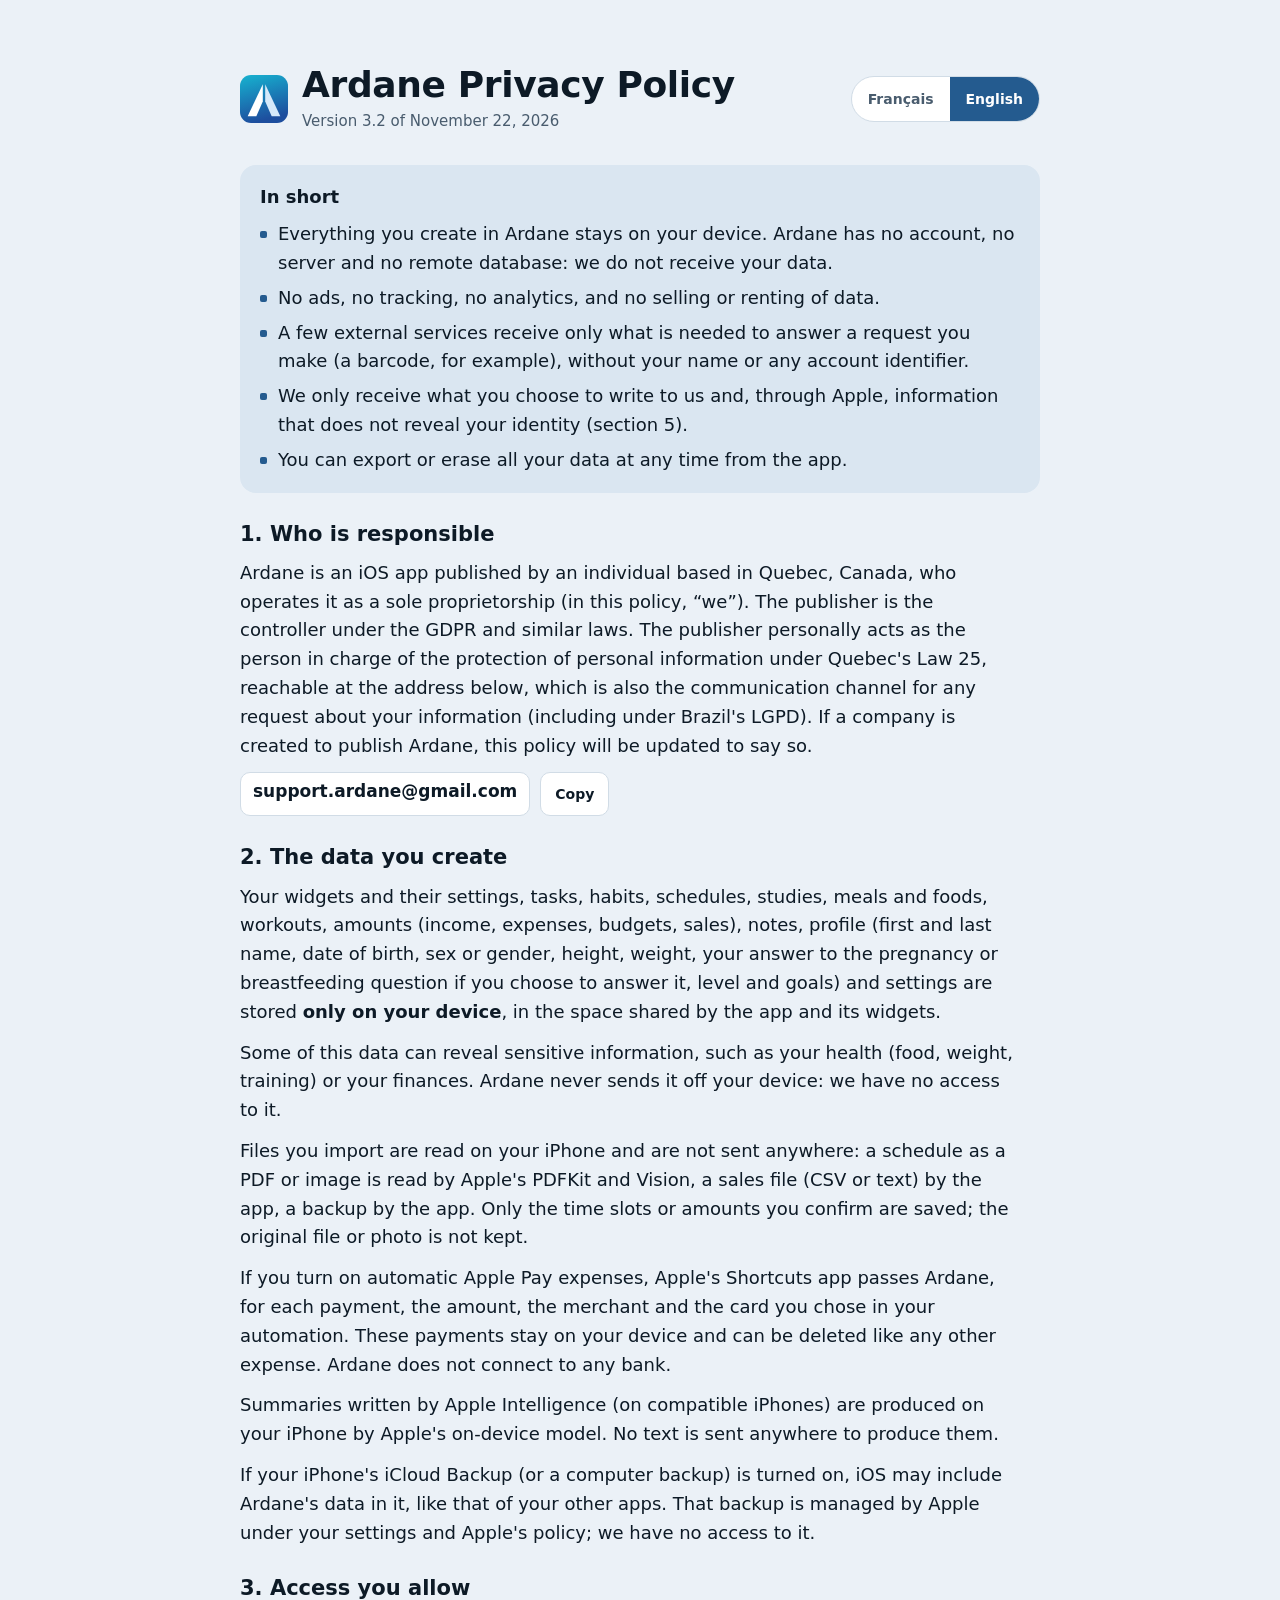
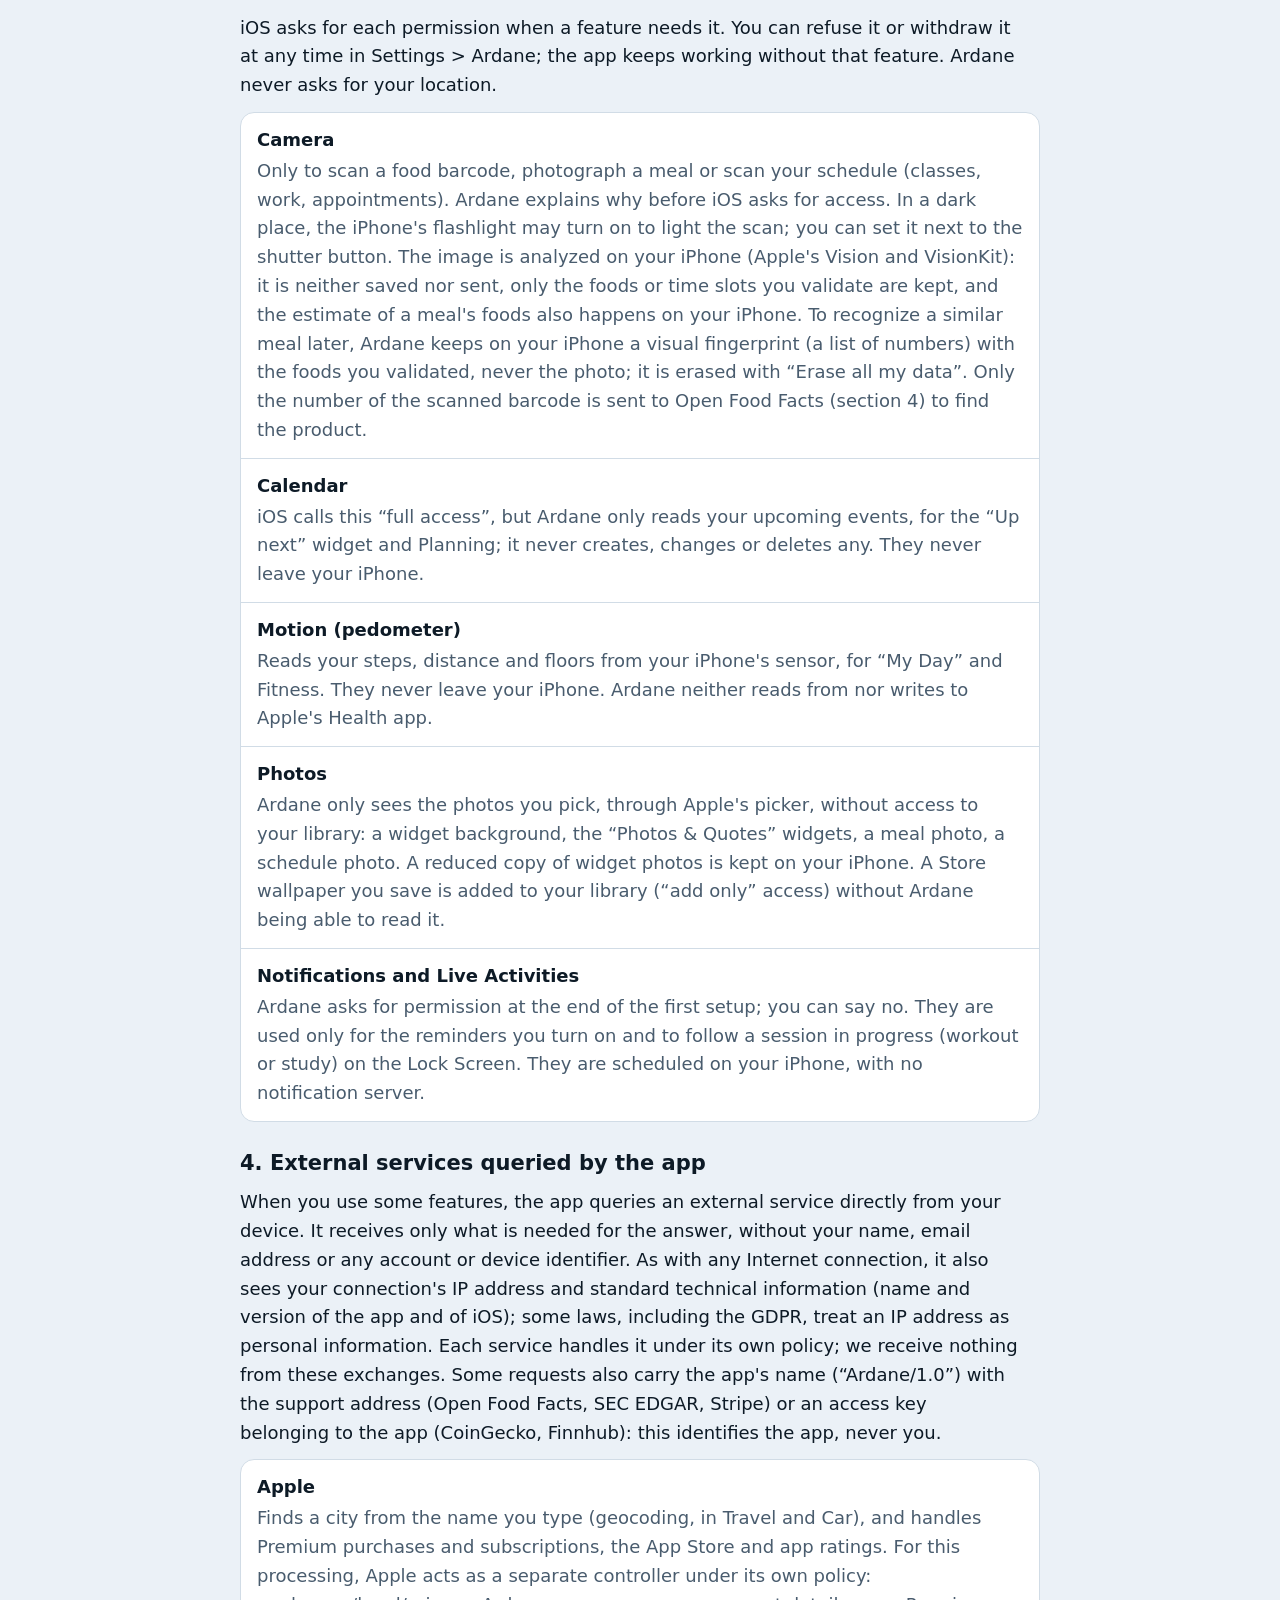
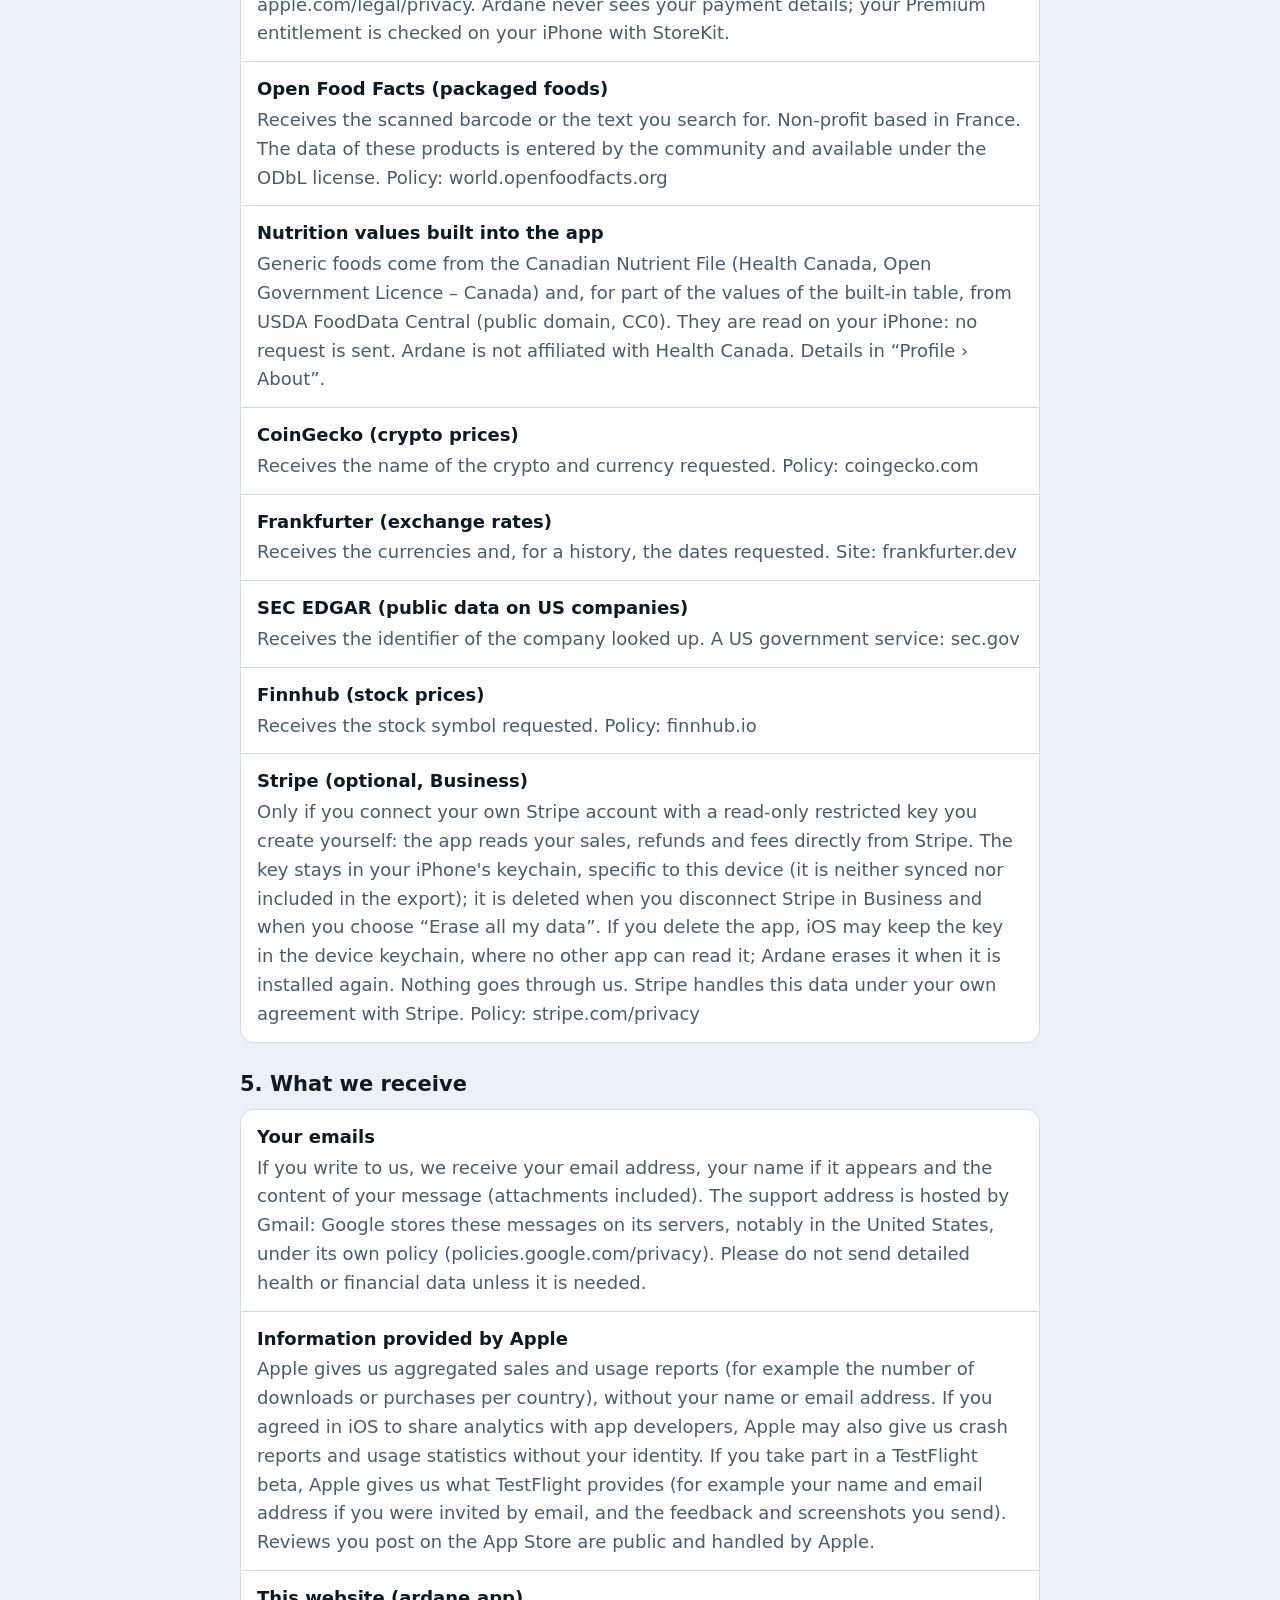
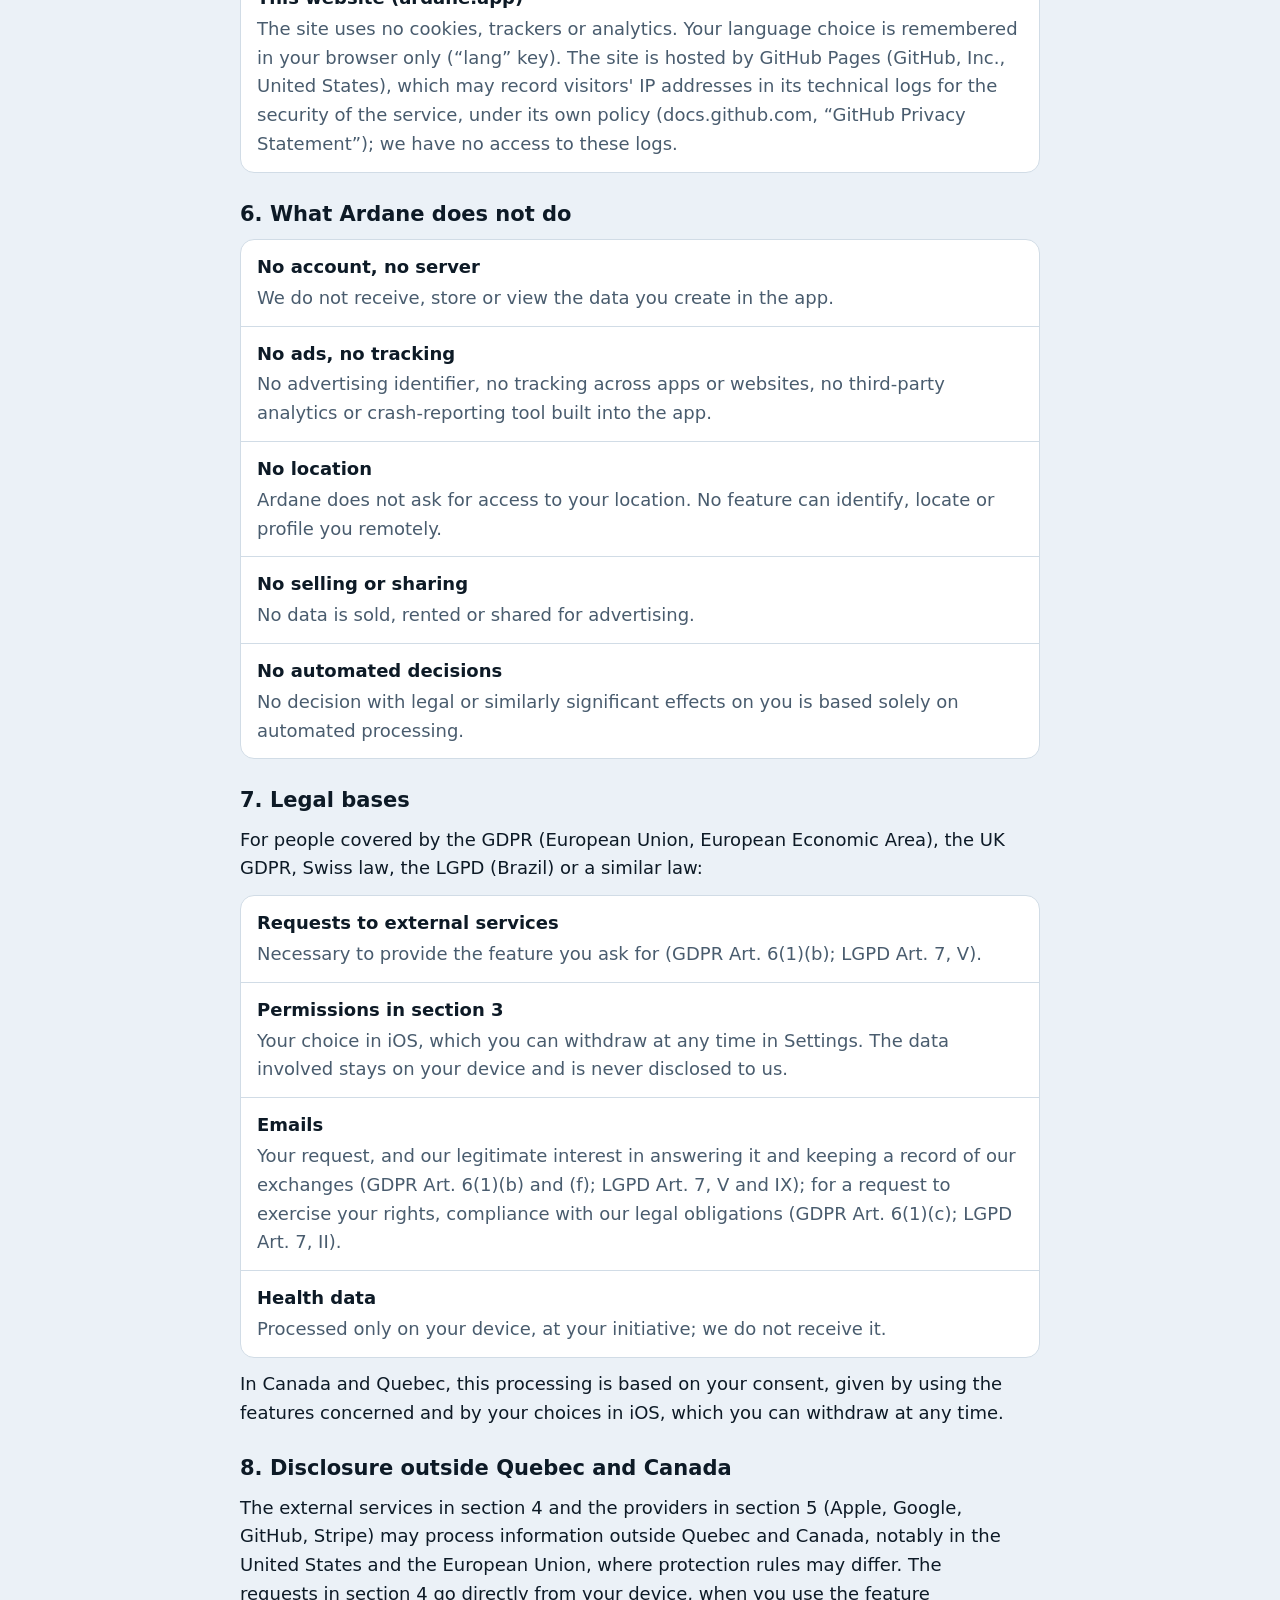
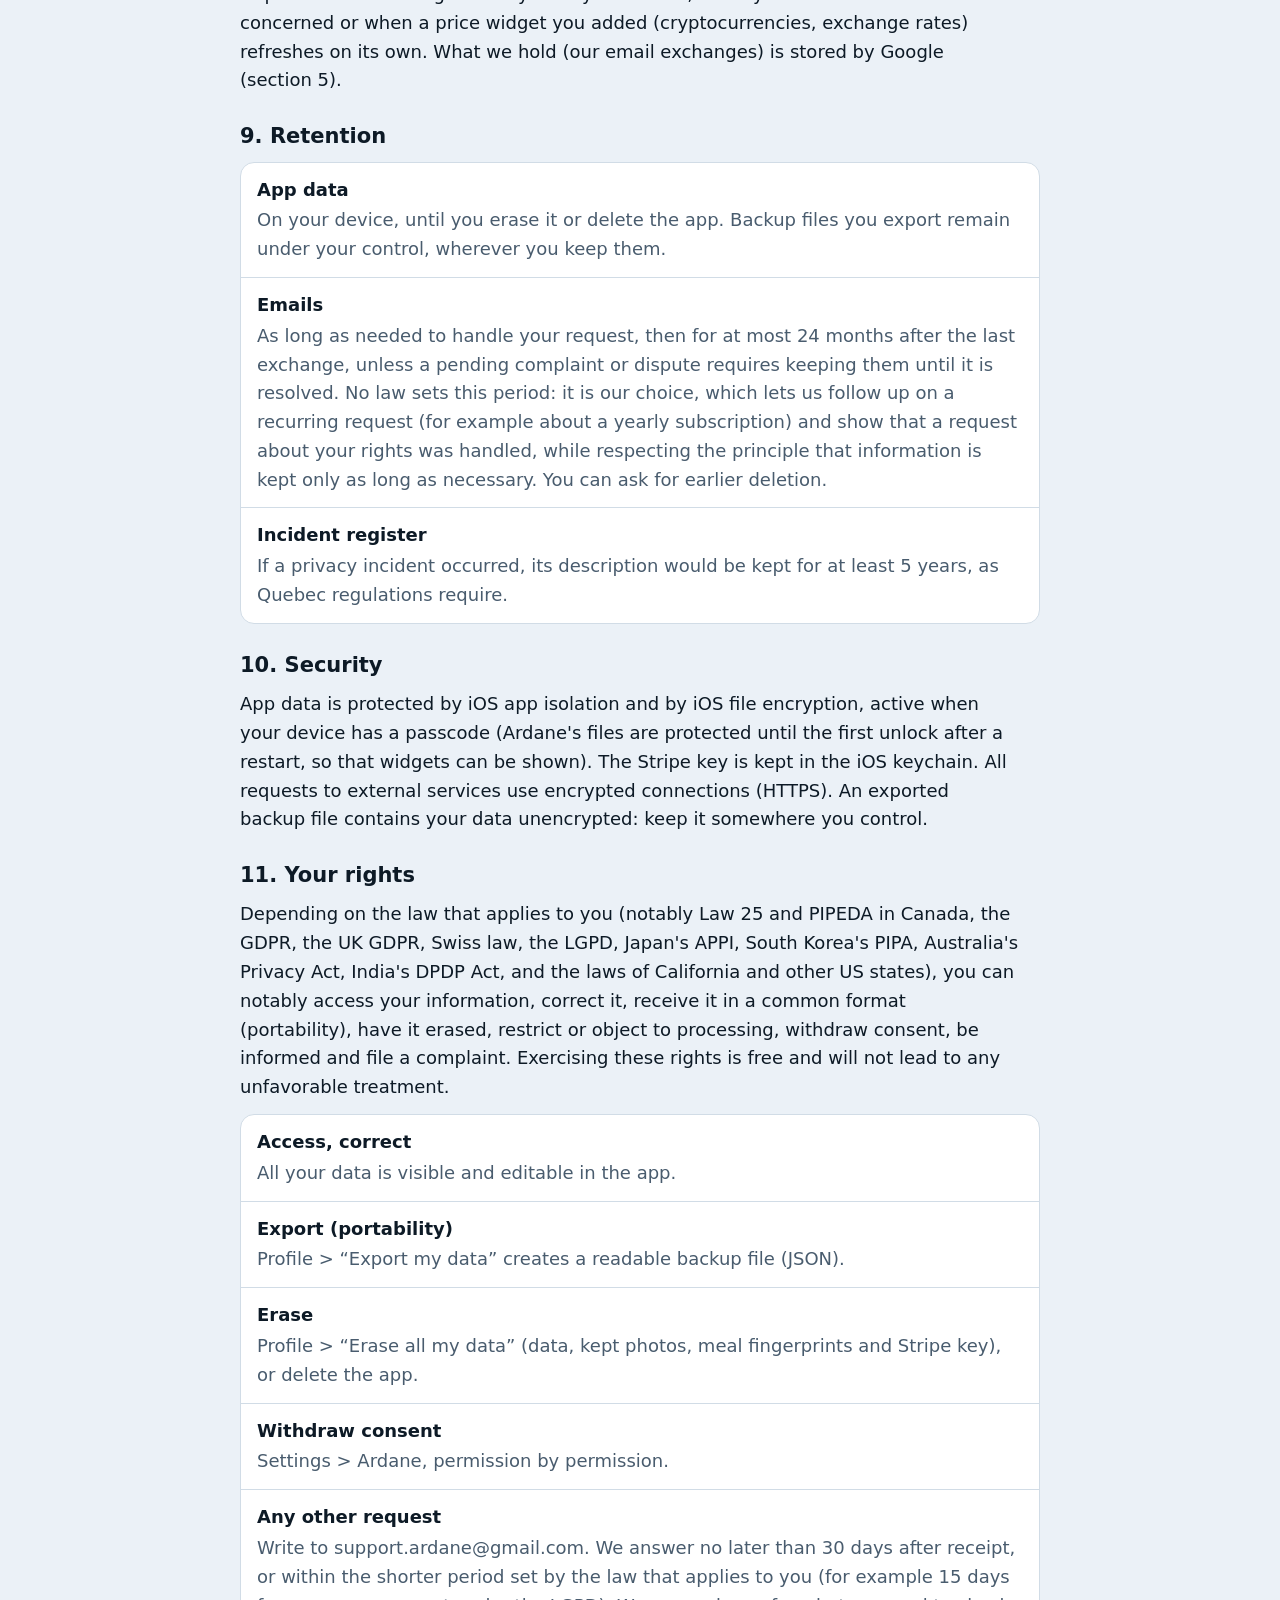
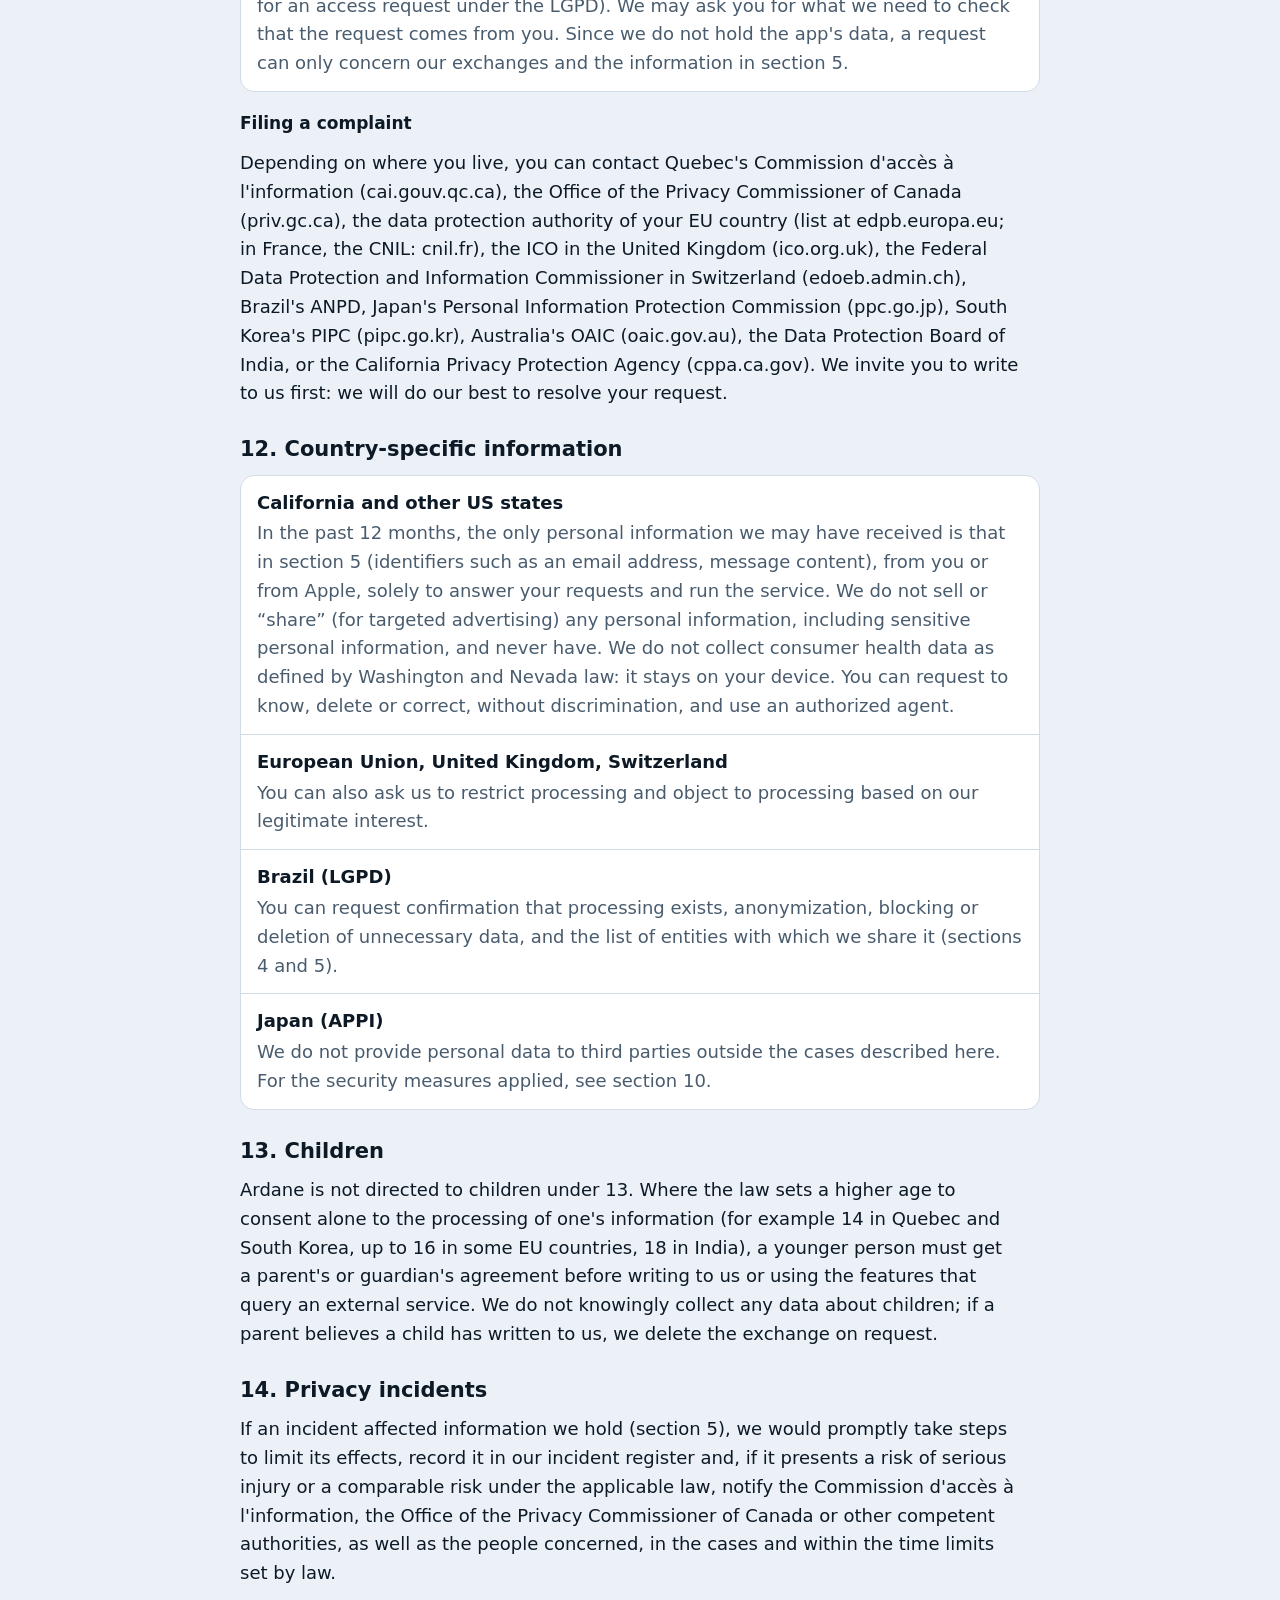
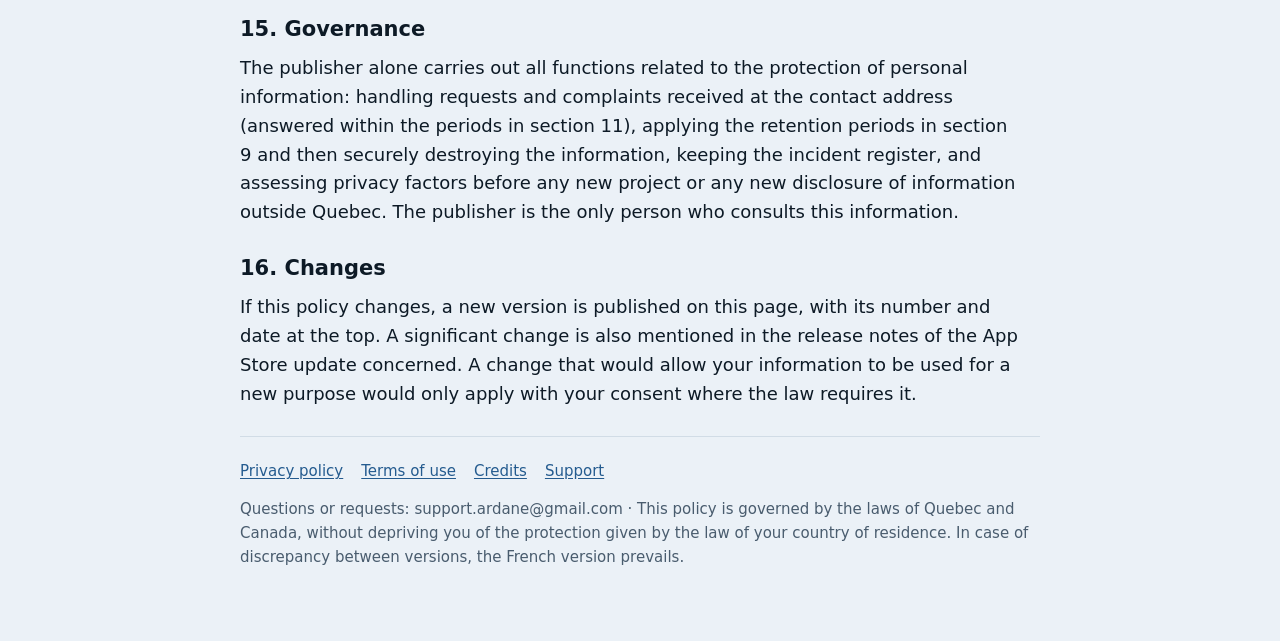
<file: privacy.html>
<!doctype html>
<html lang="fr">
<meta charset="utf-8">
<meta name="viewport" content="width=device-width, initial-scale=1">
<meta name="color-scheme" content="light dark">
<meta name="theme-color" content="#EBF1F7" media="(prefers-color-scheme: light)">
<meta name="theme-color" content="#080E14" media="(prefers-color-scheme: dark)">
<title>Confidentialité Ardane</title>
<link rel="stylesheet" href="style.css">

<main>
  <header>
    <div class="mark" aria-hidden="true"></div>
    <div class="titles">
      <h1 data-fr="Politique de confidentialité d'Ardane" data-en="Ardane Privacy Policy">Politique de confidentialité d'Ardane</h1>
      <p class="updated" data-fr="Version 3.2 du 22 novembre 2026" data-en="Version 3.2 of November 22, 2026">Version 3.2 du 22 novembre 2026</p>
    </div>
    <div class="lang" role="group" aria-label="Langue / Language">
      <button id="btn-fr" type="button" aria-pressed="true" lang="fr">Français</button>
      <button id="btn-en" type="button" aria-pressed="false" lang="en">English</button>
    </div>
  </header>

  <!-- ===================== FRANÇAIS ===================== -->
  <article id="fr" lang="fr">
    <div class="summary">
      <p><b>En bref</b></p>
      <ul>
        <li>Tout ce que tu crées dans Ardane reste sur ton appareil. Ardane n'a ni compte, ni serveur, ni base de données à distance : nous ne recevons pas tes données.</li>
        <li>Aucune publicité, aucun suivi, aucun outil de mesure d'audience, aucune vente ni location de données.</li>
        <li>Quelques services externes reçoivent seulement ce qu'il faut pour répondre à une demande que tu fais (par exemple un code-barres), sans ton nom ni identifiant de compte.</li>
        <li>Nous ne recevons que ce que tu choisis de nous écrire et, par Apple, des informations qui ne révèlent pas ton identité (section 5).</li>
        <li>Tu peux exporter ou effacer toutes tes données à tout moment depuis l'app.</li>
      </ul>
    </div>

    <section>
      <h2>1. Qui est responsable</h2>
      <p>Ardane est une application iOS éditée par un particulier établi au Québec (Canada), qui l'exploite à titre d'entreprise individuelle (dans cette politique, « nous »). L'éditeur est le responsable du traitement au sens du RGPD et des lois semblables. Il exerce lui-même la fonction de responsable de la protection des renseignements personnels prévue par la Loi 25 du Québec ; on le joint à l'adresse ci-dessous, qui sert aussi de canal de communication pour toute demande liée à tes renseignements (y compris au sens de la LGPD brésilienne). Si une société est créée pour éditer Ardane, cette politique sera mise à jour pour l'indiquer.</p>
      <div class="contact"><span class="email" id="mail-fr">support.ardane@gmail.com</span><button class="copy" type="button" data-copy="mail-fr">Copier</button></div>
    </section>

    <section>
      <h2>2. Les données que tu crées</h2>
      <p>Tes widgets et leurs réglages, tâches, habitudes, horaires, études, repas et aliments, séances d'entraînement, montants (revenus, dépenses, budgets, ventes), notes, profil (prénom et nom, date de naissance, sexe ou genre, taille, poids, réponse à la question sur la grossesse ou l'allaitement si tu choisis d'y répondre, niveau et objectifs) et réglages sont enregistrés <b>uniquement sur ton appareil</b>, dans l'espace partagé entre l'app et ses widgets.</p>
      <p>Certaines de ces données peuvent révéler des informations sensibles, comme ta santé (alimentation, poids, entraînement) ou ta situation financière. Ardane ne les envoie jamais hors de ton appareil : nous n'y avons pas accès.</p>
      <p>Les fichiers que tu importes sont lus sur ton iPhone et ne sont envoyés nulle part : un horaire en PDF ou en image est lu par PDFKit et Vision d'Apple, un fichier de ventes (CSV ou texte) par l'app, une sauvegarde par l'app. Seuls les créneaux ou montants que tu valides sont enregistrés ; le fichier ou la photo d'origine n'est pas conservé.</p>
      <p>Si tu actives les dépenses Apple Pay automatiques, l'app Raccourcis d'Apple transmet à Ardane, à chaque paiement, le montant, le commerçant et la carte que tu as choisis dans ton automatisation. Ces paiements restent sur ton appareil et peuvent être supprimés comme n'importe quelle dépense. Ardane ne se connecte à aucune banque.</p>
      <p>Les résumés rédigés par Apple Intelligence (sur les iPhone compatibles) sont produits sur ton iPhone par le modèle d'Apple intégré à l'appareil. Aucun texte n'est envoyé ailleurs pour les produire.</p>
      <p>Si la sauvegarde iCloud de ton iPhone (ou une sauvegarde sur ordinateur) est activée, iOS peut y inclure les données d'Ardane, comme celles de tes autres apps. Cette sauvegarde est gérée par Apple selon tes réglages et la politique d'Apple ; nous n'y avons pas accès.</p>
    </section>

    <section>
      <h2>3. Les accès que tu autorises</h2>
      <p>Chaque accès est demandé par iOS au moment où une fonction en a besoin. Tu peux le refuser ou le retirer à tout moment dans Réglages &gt; Ardane ; l'app continue de fonctionner sans la fonction concernée. Ardane ne demande jamais ta position.</p>
      <ul class="list">
        <li><b>Caméra</b><span>Uniquement pour scanner le code-barres d'un aliment, photographier un plat ou scanner ton horaire (cours, travail, rendez-vous). Ardane t'explique pourquoi avant que iOS te demande l'accès. Dans un endroit sombre, la lampe de l'iPhone peut s'allumer pour éclairer le scan ; tu la règles à côté du déclencheur. L'image est analysée sur ton iPhone (Vision et VisionKit, d'Apple) : elle n'est ni enregistrée ni envoyée, seuls les aliments ou les créneaux que tu valides sont gardés, et l'estimation des aliments d'un plat se fait aussi sur ton iPhone. Pour reconnaître plus tard un plat semblable, Ardane garde sur ton iPhone une empreinte visuelle (une suite de nombres) avec les aliments que tu as validés, jamais la photo ; elle s'efface avec « Effacer toutes mes données ». Seul le numéro du code-barres lu est envoyé à Open Food Facts (section 4) pour trouver le produit.</span></li>
        <li><b>Calendrier</b><span>iOS appelle cet accès « accès complet », mais Ardane ne fait que lire tes prochains événements, pour le widget « À venir » et Planning ; elle n'en crée, ne modifie ni ne supprime aucun. Ils ne quittent pas ton iPhone.</span></li>
        <li><b>Mouvements (podomètre)</b><span>Lecture de tes pas, de ta distance et de tes étages avec le capteur de ton iPhone, pour « Mon Quotidien » et Fitness. Ils ne quittent pas ton iPhone. Ardane ne lit ni n'écrit dans l'app Santé d'Apple.</span></li>
        <li><b>Photos</b><span>Ardane n'accède qu'aux photos que tu choisis, par le sélecteur d'Apple, sans accès à ta photothèque : fond d'un widget, widgets de « Photos et citations », photo d'un plat, photo d'un horaire. Une copie réduite des photos de widgets est gardée sur ton iPhone. Un fond d'écran du Store que tu enregistres est ajouté à ta photothèque (accès « ajout seulement ») sans qu'Ardane puisse la lire.</span></li>
        <li><b>Notifications et activités en direct</b><span>Ardane te demande l'autorisation à la fin de la première configuration ; tu peux refuser. Elles servent uniquement aux rappels que tu actives et au suivi d'une séance en cours (entraînement ou étude) sur l'écran verrouillé. Tout est programmé sur ton iPhone, sans serveur de notifications.</span></li>
      </ul>
    </section>

    <section>
      <h2>4. Services externes interrogés par l'app</h2>
      <p>Quand tu utilises certaines fonctions, l'app interroge directement, depuis ton appareil, un service externe. Il reçoit seulement ce qui est nécessaire à la réponse, sans ton nom, ton adresse courriel ni aucun identifiant de compte ou d'appareil. Comme pour toute connexion Internet, il voit aussi l'adresse IP de ta connexion et des informations techniques standard (nom et version de l'app et d'iOS) ; certaines lois, dont le RGPD, considèrent l'adresse IP comme un renseignement personnel. Chaque service la traite selon sa propre politique ; nous ne recevons rien de ces échanges. Certaines requêtes portent aussi le nom de l'app (« Ardane/1.0 ») avec l'adresse de support (Open Food Facts, SEC EDGAR, Stripe) ou une clé d'accès de l'app (CoinGecko, Finnhub) : cela identifie l'app, jamais toi.</p>
      <ul class="list">
        <li><b>Apple</b><span>Retrouve une ville à partir du nom que tu tapes (géocodage, dans Voyage et Auto), et traite les achats et abonnements Premium, l'App Store et les évaluations de l'app. Pour ces traitements, Apple agit comme responsable distinct, selon sa propre politique : apple.com/legal/privacy. Ardane ne voit jamais tes informations de paiement ; ton droit Premium est vérifié sur ton iPhone avec StoreKit.</span></li>
        <li><b>Open Food Facts (produits emballés)</b><span>Reçoit le code-barres scanné ou le texte que tu cherches. Association établie en France. Les données de ces produits sont saisies par la communauté et disponibles sous la licence ODbL. Politique : world.openfoodfacts.org</span></li>
        <li><b>Sources des valeurs nutritives intégrées à l'app</b><span>Les aliments génériques viennent du Fichier canadien sur les éléments nutritifs (Santé Canada, licence du gouvernement ouvert – Canada) et, pour une partie des valeurs de la table intégrée, de USDA FoodData Central (domaine public, CC0). Ils sont lus sur ton iPhone : aucune requête n'est envoyée. Ardane n'est pas affiliée à Santé Canada. Détails dans « Profil › À propos ».</span></li>
        <li><b>CoinGecko (cours des cryptomonnaies)</b><span>Reçoit le nom de la cryptomonnaie et de la devise demandées. Politique : coingecko.com</span></li>
        <li><b>Frankfurter (taux de change)</b><span>Reçoit les devises et, pour un historique, les dates demandées. Site : frankfurter.dev</span></li>
        <li><b>SEC EDGAR (données publiques d'entreprises américaines)</b><span>Reçoit l'identifiant de l'entreprise consultée. Service du gouvernement des États-Unis : sec.gov</span></li>
        <li><b>Finnhub (cours des actions)</b><span>Reçoit le symbole de l'action demandée. Politique : finnhub.io</span></li>
        <li><b>Stripe (facultatif, Business)</b><span>Seulement si tu connectes ton propre compte Stripe avec une clé restreinte en lecture seule que tu crées toi-même : l'app lit directement chez Stripe tes ventes, remboursements et frais. La clé reste dans le trousseau de ton iPhone, propre à cet appareil (elle n'est ni synchronisée ni incluse dans l'export) ; elle est supprimée quand tu déconnectes Stripe dans Business et quand tu choisis « Effacer toutes mes données ». Si tu supprimes l'app, iOS peut garder la clé dans le trousseau de l'appareil, où aucune autre app ne peut la lire ; Ardane l'efface à sa prochaine installation. Rien ne passe par nous. Stripe traite ces données selon ton propre contrat avec Stripe. Politique : stripe.com/privacy</span></li>
      </ul>
    </section>

    <section>
      <h2>5. Ce que nous recevons</h2>
      <ul class="list">
        <li><b>Tes courriels</b><span>Si tu nous écris, nous recevons ton adresse courriel, ton nom s'il apparaît et le contenu de ton message (pièces jointes comprises). L'adresse de support est hébergée par Gmail : Google stocke ces messages sur ses serveurs, notamment aux États-Unis, selon sa propre politique (policies.google.com/privacy). N'envoie pas de données de santé ou financières détaillées si ce n'est pas nécessaire.</span></li>
        <li><b>Informations fournies par Apple</b><span>Apple nous transmet des rapports de ventes et d'utilisation regroupés (par exemple le nombre de téléchargements ou d'achats par pays), sans ton nom ni ton adresse courriel. Si tu as accepté dans iOS de partager tes analyses avec les développeurs, Apple peut aussi nous transmettre des rapports de plantage et des statistiques d'usage sans ton identité. Si tu participes à un test bêta par TestFlight, Apple nous communique ce que TestFlight prévoit (par exemple ton nom et ton adresse courriel si tu as été invité par courriel, les commentaires et captures que tu envoies). Les avis que tu publies sur l'App Store sont publics et gérés par Apple.</span></li>
        <li><b>Ce site (ardane.app)</b><span>Le site n'utilise ni cookie, ni traceur, ni outil de mesure d'audience. Ton choix de langue est mémorisé dans ton navigateur seulement (clé « lang »). Le site est hébergé par GitHub Pages (GitHub, Inc., États-Unis), qui peut enregistrer l'adresse IP des visiteurs dans ses journaux techniques pour la sécurité du service, selon sa propre politique (docs.github.com, « GitHub Privacy Statement ») ; nous n'avons pas accès à ces journaux.</span></li>
      </ul>
    </section>

    <section>
      <h2>6. Ce qu'Ardane ne fait pas</h2>
      <ul class="list">
        <li><b>Pas de compte ni de serveur</b><span>Nous ne recevons, ne stockons et ne consultons pas les données que tu crées dans l'app.</span></li>
        <li><b>Pas de publicité ni de suivi</b><span>Aucun identifiant publicitaire, aucun suivi entre apps ou sites, aucun outil tiers de mesure d'audience ou de rapport de plantage intégré à l'app.</span></li>
        <li><b>Pas de localisation</b><span>Ardane ne demande pas l'accès à ta position. Aucune fonction ne permet de t'identifier, de te localiser ou d'établir ton profil à distance.</span></li>
        <li><b>Pas de vente ni de partage</b><span>Aucune donnée n'est vendue, louée ou partagée à des fins publicitaires.</span></li>
        <li><b>Pas de décision automatisée</b><span>Aucune décision produisant des effets juridiques ou importants pour toi n'est fondée exclusivement sur un traitement automatisé.</span></li>
      </ul>
    </section>

    <section>
      <h2>7. Bases juridiques</h2>
      <p>Pour les personnes à qui le RGPD (Union européenne, Espace économique européen), le RGPD du Royaume-Uni, la loi suisse, la LGPD (Brésil) ou une loi semblable s'appliquent :</p>
      <ul class="list">
        <li><b>Requêtes aux services externes</b><span>Nécessaires pour fournir la fonction que tu demandes (RGPD art. 6, par. 1, b ; LGPD art. 7, V).</span></li>
        <li><b>Accès de la section 3</b><span>Ton choix dans iOS, que tu peux retirer à tout moment dans Réglages. Les données concernées restent sur ton appareil et ne nous sont jamais communiquées.</span></li>
        <li><b>Courriels</b><span>Ta demande, et notre intérêt légitime à y répondre et à garder une trace de nos échanges (RGPD art. 6, par. 1, b et f ; LGPD art. 7, V et IX) ; pour une demande d'exercice de tes droits, le respect de nos obligations légales (RGPD art. 6, par. 1, c ; LGPD art. 7, II).</span></li>
        <li><b>Données de santé</b><span>Traitées uniquement sur ton appareil, à ton initiative ; nous ne les recevons pas.</span></li>
      </ul>
      <p>Au Canada et au Québec, ces traitements reposent sur ton consentement, donné par ton utilisation des fonctions concernées et tes choix dans iOS, que tu peux retirer à tout moment.</p>
    </section>

    <section>
      <h2>8. Communication hors du Québec et du Canada</h2>
      <p>Les services externes de la section 4 et les fournisseurs de la section 5 (Apple, Google, GitHub, Stripe) peuvent traiter des renseignements hors du Québec et du Canada, notamment aux États-Unis et dans l'Union européenne, où les règles de protection peuvent différer. Les requêtes de la section 4 partent directement de ton appareil, quand tu utilises la fonction concernée ou quand un widget de cours que tu as ajouté (cryptomonnaies, taux de change) s'actualise de lui-même. Ce que nous détenons (nos échanges par courriel) est conservé chez Google (section 5).</p>
    </section>

    <section>
      <h2>9. Conservation</h2>
      <ul class="list">
        <li><b>Données de l'app</b><span>Sur ton appareil, jusqu'à ce que tu les effaces ou supprimes l'app. Les fichiers de sauvegarde que tu exportes restent sous ton contrôle, à l'endroit où tu les ranges.</span></li>
        <li><b>Courriels</b><span>Le temps de traiter ta demande, puis au plus 24 mois après le dernier échange, sauf si une plainte ou un litige en cours exige de les garder jusqu'à sa résolution. Aucune loi ne fixe cette durée : c'est notre choix, qui permet de suivre une demande qui revient (par exemple sur un abonnement annuel) et de montrer qu'une demande liée à tes droits a été traitée, tout en respectant le principe selon lequel on ne garde un renseignement que le temps nécessaire. Tu peux demander l'effacement plus tôt.</span></li>
        <li><b>Registre des incidents</b><span>Si un incident de confidentialité survenait, sa description serait gardée au moins 5 ans, comme l'exige la réglementation québécoise.</span></li>
      </ul>
    </section>

    <section>
      <h2>10. Sécurité</h2>
      <p>Les données de l'app sont protégées par l'isolement des apps d'iOS et par le chiffrement des fichiers d'iOS, actif lorsque ton appareil a un code (les fichiers d'Ardane sont protégés jusqu'au premier déverrouillage après un redémarrage, pour que les widgets puissent s'afficher). La clé Stripe est gardée dans le trousseau d'iOS. Toutes les requêtes vers les services externes passent par des connexions chiffrées (HTTPS). Un fichier de sauvegarde exporté contient tes données en clair : range-le dans un endroit que tu contrôles.</p>
    </section>

    <section>
      <h2>11. Tes droits</h2>
      <p>Selon la loi qui s'applique à toi (notamment la Loi 25 et la LPRPDE au Canada, le RGPD, le RGPD du Royaume-Uni, la loi suisse, la LGPD, l'APPI au Japon, la PIPA en Corée du Sud, le Privacy Act australien, la loi indienne DPDP, les lois de Californie et d'autres États américains), tu peux notamment accéder à tes renseignements, les corriger, les recevoir dans un format courant (portabilité), les faire effacer, limiter un traitement ou t'y opposer, retirer ton consentement, être informé et déposer une plainte. Exercer ces droits est gratuit et ne te vaudra aucun traitement défavorable.</p>
      <ul class="list">
        <li><b>Accéder, corriger</b><span>Toutes tes données sont visibles et modifiables dans l'app.</span></li>
        <li><b>Exporter (portabilité)</b><span>Profil &gt; « Exporter mes données » crée un fichier de sauvegarde lisible (JSON).</span></li>
        <li><b>Effacer</b><span>Profil &gt; « Effacer toutes mes données » (données, photos gardées, empreintes de plats et clé Stripe), ou supprimer l'app.</span></li>
        <li><b>Retirer un consentement</b><span>Réglages &gt; Ardane, accès par accès.</span></li>
        <li><b>Toute autre demande</b><span>Écris à support.ardane@gmail.com. Nous répondons au plus tard 30 jours après la réception, ou dans le délai plus court que prévoit la loi qui s'applique à toi (par exemple 15 jours pour une demande d'accès selon la LGPD). Nous pouvons te demander de quoi vérifier que la demande vient bien de toi. Comme nous ne détenons pas les données de l'app, une demande ne peut porter que sur nos échanges et les informations de la section 5.</span></li>
      </ul>
      <h3>Porter plainte</h3>
      <p>Tu peux t'adresser, selon l'endroit où tu vis, à la Commission d'accès à l'information du Québec (cai.gouv.qc.ca), au Commissariat à la protection de la vie privée du Canada (priv.gc.ca), à l'autorité de protection des données de ton pays dans l'Union européenne (liste sur edpb.europa.eu ; en France, la CNIL : cnil.fr), à l'ICO au Royaume-Uni (ico.org.uk), au Préposé fédéral à la protection des données en Suisse (edoeb.admin.ch), à l'ANPD au Brésil, à la Personal Information Protection Commission au Japon (ppc.go.jp), à la PIPC en Corée du Sud (pipc.go.kr), à l'OAIC en Australie (oaic.gov.au), au Data Protection Board of India, ou à la California Privacy Protection Agency (cppa.ca.gov). Nous t'invitons à nous écrire d'abord : nous ferons notre possible pour régler ta demande.</p>
    </section>

    <section>
      <h2>12. Précisions selon les pays</h2>
      <ul class="list">
        <li><b>Californie et autres États américains</b><span>Au cours des 12 derniers mois, les seuls renseignements personnels que nous avons pu recevoir sont ceux de la section 5 (identifiants comme une adresse courriel, contenu des messages), reçus de toi ou d'Apple, uniquement pour répondre à tes demandes et assurer le service. Nous ne vendons ni ne « partageons » (publicité ciblée) aucun renseignement personnel, y compris sensible, et ne l'avons jamais fait. Nous ne collectons pas de données de santé des consommateurs au sens des lois de l'État de Washington et du Nevada : elles restent sur ton appareil. Tu peux demander à savoir, effacer ou corriger, sans discrimination, et désigner un mandataire.</span></li>
        <li><b>Union européenne, Royaume-Uni, Suisse</b><span>Tu peux aussi demander la limitation d'un traitement et t'opposer à un traitement fondé sur notre intérêt légitime.</span></li>
        <li><b>Brésil (LGPD)</b><span>Tu peux demander la confirmation qu'un traitement existe, l'anonymisation, le blocage ou l'effacement de données inutiles, et la liste des entités avec lesquelles nous les partageons (section 4 et 5).</span></li>
        <li><b>Japon (APPI)</b><span>Nous ne fournissons aucune donnée personnelle à des tiers en dehors des cas décrits ici. Pour les mesures de sécurité appliquées, voir la section 10.</span></li>
      </ul>
    </section>

    <section>
      <h2>13. Enfants</h2>
      <p>Ardane ne s'adresse pas aux enfants de moins de 13 ans. Là où la loi fixe un âge plus élevé pour consentir seul au traitement de ses renseignements (par exemple 14 ans au Québec et en Corée du Sud, jusqu'à 16 ans dans certains pays de l'Union européenne, 18 ans en Inde), une personne plus jeune doit obtenir l'accord d'un parent ou tuteur avant de nous écrire ou d'utiliser les fonctions qui interrogent un service externe. Nous ne collectons sciemment aucune donnée concernant des enfants ; si un parent pense qu'un enfant nous a écrit, nous effaçons l'échange sur demande.</p>
    </section>

    <section>
      <h2>14. Incidents de confidentialité</h2>
      <p>Si un incident touchait des renseignements que nous détenons (section 5), nous prendrions sans délai les mesures pour en limiter les effets, l'inscririons à notre registre des incidents et, s'il présente un risque de préjudice sérieux ou un risque comparable selon la loi applicable, aviserions la Commission d'accès à l'information, le Commissariat à la protection de la vie privée du Canada ou les autres autorités compétentes, ainsi que les personnes concernées, dans les cas et délais prévus par la loi.</p>
    </section>

    <section>
      <h2>15. Gouvernance</h2>
      <p>L'éditeur assume seul toutes les fonctions liées à la protection des renseignements personnels : il traite les demandes et les plaintes reçues à l'adresse de contact (réponse dans les délais de la section 11), applique les durées de conservation de la section 9 puis détruit les renseignements de façon sécuritaire, tient le registre des incidents et évalue les facteurs relatifs à la vie privée avant tout nouveau projet ou toute nouvelle communication de renseignements hors du Québec. Il est la seule personne qui consulte ces renseignements.</p>
    </section>

    <section>
      <h2>16. Modifications</h2>
      <p>Si cette politique change, une nouvelle version est publiée sur cette page, avec son numéro et sa date en haut. Pour un changement important, il est aussi signalé dans les notes de version de la mise à jour de l'App Store concernée. Un changement qui permettrait d'utiliser tes renseignements à une nouvelle fin ne s'appliquerait qu'avec ton consentement lorsque la loi l'exige.</p>
    </section>

    <footer>
      <nav class="links" aria-label="Liens légaux"><a href="privacy.html#fr">Politique de confidentialité</a><a href="terms.html#fr">Conditions d'utilisation</a><a href="credits.html#fr">Crédits</a><a href="support.html#fr">Assistance</a></nav>
      <span>Questions ou demandes : support.ardane@gmail.com · Cette politique est régie par les lois du Québec et du Canada, sans te priver de la protection que t'accorde la loi de ton pays de résidence. En cas de divergence entre les versions, la version française prévaut.</span>
    </footer>
  </article>

  <!-- ===================== ENGLISH ===================== -->
  <article id="en" lang="en" hidden>
    <div class="summary">
      <p><b>In short</b></p>
      <ul>
        <li>Everything you create in Ardane stays on your device. Ardane has no account, no server and no remote database: we do not receive your data.</li>
        <li>No ads, no tracking, no analytics, and no selling or renting of data.</li>
        <li>A few external services receive only what is needed to answer a request you make (a barcode, for example), without your name or any account identifier.</li>
        <li>We only receive what you choose to write to us and, through Apple, information that does not reveal your identity (section 5).</li>
        <li>You can export or erase all your data at any time from the app.</li>
      </ul>
    </div>

    <section>
      <h2>1. Who is responsible</h2>
      <p>Ardane is an iOS app published by an individual based in Quebec, Canada, who operates it as a sole proprietorship (in this policy, “we”). The publisher is the controller under the GDPR and similar laws. The publisher personally acts as the person in charge of the protection of personal information under Quebec's Law 25, reachable at the address below, which is also the communication channel for any request about your information (including under Brazil's LGPD). If a company is created to publish Ardane, this policy will be updated to say so.</p>
      <div class="contact"><span class="email" id="mail-en">support.ardane@gmail.com</span><button class="copy" type="button" data-copy="mail-en">Copy</button></div>
    </section>

    <section>
      <h2>2. The data you create</h2>
      <p>Your widgets and their settings, tasks, habits, schedules, studies, meals and foods, workouts, amounts (income, expenses, budgets, sales), notes, profile (first and last name, date of birth, sex or gender, height, weight, your answer to the pregnancy or breastfeeding question if you choose to answer it, level and goals) and settings are stored <b>only on your device</b>, in the space shared by the app and its widgets.</p>
      <p>Some of this data can reveal sensitive information, such as your health (food, weight, training) or your finances. Ardane never sends it off your device: we have no access to it.</p>
      <p>Files you import are read on your iPhone and are not sent anywhere: a schedule as a PDF or image is read by Apple's PDFKit and Vision, a sales file (CSV or text) by the app, a backup by the app. Only the time slots or amounts you confirm are saved; the original file or photo is not kept.</p>
      <p>If you turn on automatic Apple Pay expenses, Apple's Shortcuts app passes Ardane, for each payment, the amount, the merchant and the card you chose in your automation. These payments stay on your device and can be deleted like any other expense. Ardane does not connect to any bank.</p>
      <p>Summaries written by Apple Intelligence (on compatible iPhones) are produced on your iPhone by Apple's on-device model. No text is sent anywhere to produce them.</p>
      <p>If your iPhone's iCloud Backup (or a computer backup) is turned on, iOS may include Ardane's data in it, like that of your other apps. That backup is managed by Apple under your settings and Apple's policy; we have no access to it.</p>
    </section>

    <section>
      <h2>3. Access you allow</h2>
      <p>iOS asks for each permission when a feature needs it. You can refuse it or withdraw it at any time in Settings &gt; Ardane; the app keeps working without that feature. Ardane never asks for your location.</p>
      <ul class="list">
        <li><b>Camera</b><span>Only to scan a food barcode, photograph a meal or scan your schedule (classes, work, appointments). Ardane explains why before iOS asks for access. In a dark place, the iPhone's flashlight may turn on to light the scan; you can set it next to the shutter button. The image is analyzed on your iPhone (Apple's Vision and VisionKit): it is neither saved nor sent, only the foods or time slots you validate are kept, and the estimate of a meal's foods also happens on your iPhone. To recognize a similar meal later, Ardane keeps on your iPhone a visual fingerprint (a list of numbers) with the foods you validated, never the photo; it is erased with “Erase all my data”. Only the number of the scanned barcode is sent to Open Food Facts (section 4) to find the product.</span></li>
        <li><b>Calendar</b><span>iOS calls this “full access”, but Ardane only reads your upcoming events, for the “Up next” widget and Planning; it never creates, changes or deletes any. They never leave your iPhone.</span></li>
        <li><b>Motion (pedometer)</b><span>Reads your steps, distance and floors from your iPhone's sensor, for “My Day” and Fitness. They never leave your iPhone. Ardane neither reads from nor writes to Apple's Health app.</span></li>
        <li><b>Photos</b><span>Ardane only sees the photos you pick, through Apple's picker, without access to your library: a widget background, the “Photos &amp; Quotes” widgets, a meal photo, a schedule photo. A reduced copy of widget photos is kept on your iPhone. A Store wallpaper you save is added to your library (“add only” access) without Ardane being able to read it.</span></li>
        <li><b>Notifications and Live Activities</b><span>Ardane asks for permission at the end of the first setup; you can say no. They are used only for the reminders you turn on and to follow a session in progress (workout or study) on the Lock Screen. They are scheduled on your iPhone, with no notification server.</span></li>
      </ul>
    </section>

    <section>
      <h2>4. External services queried by the app</h2>
      <p>When you use some features, the app queries an external service directly from your device. It receives only what is needed for the answer, without your name, email address or any account or device identifier. As with any Internet connection, it also sees your connection's IP address and standard technical information (name and version of the app and of iOS); some laws, including the GDPR, treat an IP address as personal information. Each service handles it under its own policy; we receive nothing from these exchanges. Some requests also carry the app's name (“Ardane/1.0”) with the support address (Open Food Facts, SEC EDGAR, Stripe) or an access key belonging to the app (CoinGecko, Finnhub): this identifies the app, never you.</p>
      <ul class="list">
        <li><b>Apple</b><span>Finds a city from the name you type (geocoding, in Travel and Car), and handles Premium purchases and subscriptions, the App Store and app ratings. For this processing, Apple acts as a separate controller under its own policy: apple.com/legal/privacy. Ardane never sees your payment details; your Premium entitlement is checked on your iPhone with StoreKit.</span></li>
        <li><b>Open Food Facts (packaged foods)</b><span>Receives the scanned barcode or the text you search for. Non-profit based in France. The data of these products is entered by the community and available under the ODbL license. Policy: world.openfoodfacts.org</span></li>
        <li><b>Nutrition values built into the app</b><span>Generic foods come from the Canadian Nutrient File (Health Canada, Open Government Licence – Canada) and, for part of the values of the built-in table, from USDA FoodData Central (public domain, CC0). They are read on your iPhone: no request is sent. Ardane is not affiliated with Health Canada. Details in “Profile › About”.</span></li>
        <li><b>CoinGecko (crypto prices)</b><span>Receives the name of the crypto and currency requested. Policy: coingecko.com</span></li>
        <li><b>Frankfurter (exchange rates)</b><span>Receives the currencies and, for a history, the dates requested. Site: frankfurter.dev</span></li>
        <li><b>SEC EDGAR (public data on US companies)</b><span>Receives the identifier of the company looked up. A US government service: sec.gov</span></li>
        <li><b>Finnhub (stock prices)</b><span>Receives the stock symbol requested. Policy: finnhub.io</span></li>
        <li><b>Stripe (optional, Business)</b><span>Only if you connect your own Stripe account with a read-only restricted key you create yourself: the app reads your sales, refunds and fees directly from Stripe. The key stays in your iPhone's keychain, specific to this device (it is neither synced nor included in the export); it is deleted when you disconnect Stripe in Business and when you choose “Erase all my data”. If you delete the app, iOS may keep the key in the device keychain, where no other app can read it; Ardane erases it when it is installed again. Nothing goes through us. Stripe handles this data under your own agreement with Stripe. Policy: stripe.com/privacy</span></li>
      </ul>
    </section>

    <section>
      <h2>5. What we receive</h2>
      <ul class="list">
        <li><b>Your emails</b><span>If you write to us, we receive your email address, your name if it appears and the content of your message (attachments included). The support address is hosted by Gmail: Google stores these messages on its servers, notably in the United States, under its own policy (policies.google.com/privacy). Please do not send detailed health or financial data unless it is needed.</span></li>
        <li><b>Information provided by Apple</b><span>Apple gives us aggregated sales and usage reports (for example the number of downloads or purchases per country), without your name or email address. If you agreed in iOS to share analytics with app developers, Apple may also give us crash reports and usage statistics without your identity. If you take part in a TestFlight beta, Apple gives us what TestFlight provides (for example your name and email address if you were invited by email, and the feedback and screenshots you send). Reviews you post on the App Store are public and handled by Apple.</span></li>
        <li><b>This website (ardane.app)</b><span>The site uses no cookies, trackers or analytics. Your language choice is remembered in your browser only (“lang” key). The site is hosted by GitHub Pages (GitHub, Inc., United States), which may record visitors' IP addresses in its technical logs for the security of the service, under its own policy (docs.github.com, “GitHub Privacy Statement”); we have no access to these logs.</span></li>
      </ul>
    </section>

    <section>
      <h2>6. What Ardane does not do</h2>
      <ul class="list">
        <li><b>No account, no server</b><span>We do not receive, store or view the data you create in the app.</span></li>
        <li><b>No ads, no tracking</b><span>No advertising identifier, no tracking across apps or websites, no third-party analytics or crash-reporting tool built into the app.</span></li>
        <li><b>No location</b><span>Ardane does not ask for access to your location. No feature can identify, locate or profile you remotely.</span></li>
        <li><b>No selling or sharing</b><span>No data is sold, rented or shared for advertising.</span></li>
        <li><b>No automated decisions</b><span>No decision with legal or similarly significant effects on you is based solely on automated processing.</span></li>
      </ul>
    </section>

    <section>
      <h2>7. Legal bases</h2>
      <p>For people covered by the GDPR (European Union, European Economic Area), the UK GDPR, Swiss law, the LGPD (Brazil) or a similar law:</p>
      <ul class="list">
        <li><b>Requests to external services</b><span>Necessary to provide the feature you ask for (GDPR Art. 6(1)(b); LGPD Art. 7, V).</span></li>
        <li><b>Permissions in section 3</b><span>Your choice in iOS, which you can withdraw at any time in Settings. The data involved stays on your device and is never disclosed to us.</span></li>
        <li><b>Emails</b><span>Your request, and our legitimate interest in answering it and keeping a record of our exchanges (GDPR Art. 6(1)(b) and (f); LGPD Art. 7, V and IX); for a request to exercise your rights, compliance with our legal obligations (GDPR Art. 6(1)(c); LGPD Art. 7, II).</span></li>
        <li><b>Health data</b><span>Processed only on your device, at your initiative; we do not receive it.</span></li>
      </ul>
      <p>In Canada and Quebec, this processing is based on your consent, given by using the features concerned and by your choices in iOS, which you can withdraw at any time.</p>
    </section>

    <section>
      <h2>8. Disclosure outside Quebec and Canada</h2>
      <p>The external services in section 4 and the providers in section 5 (Apple, Google, GitHub, Stripe) may process information outside Quebec and Canada, notably in the United States and the European Union, where protection rules may differ. The requests in section 4 go directly from your device, when you use the feature concerned or when a price widget you added (cryptocurrencies, exchange rates) refreshes on its own. What we hold (our email exchanges) is stored by Google (section 5).</p>
    </section>

    <section>
      <h2>9. Retention</h2>
      <ul class="list">
        <li><b>App data</b><span>On your device, until you erase it or delete the app. Backup files you export remain under your control, wherever you keep them.</span></li>
        <li><b>Emails</b><span>As long as needed to handle your request, then for at most 24 months after the last exchange, unless a pending complaint or dispute requires keeping them until it is resolved. No law sets this period: it is our choice, which lets us follow up on a recurring request (for example about a yearly subscription) and show that a request about your rights was handled, while respecting the principle that information is kept only as long as necessary. You can ask for earlier deletion.</span></li>
        <li><b>Incident register</b><span>If a privacy incident occurred, its description would be kept for at least 5 years, as Quebec regulations require.</span></li>
      </ul>
    </section>

    <section>
      <h2>10. Security</h2>
      <p>App data is protected by iOS app isolation and by iOS file encryption, active when your device has a passcode (Ardane's files are protected until the first unlock after a restart, so that widgets can be shown). The Stripe key is kept in the iOS keychain. All requests to external services use encrypted connections (HTTPS). An exported backup file contains your data unencrypted: keep it somewhere you control.</p>
    </section>

    <section>
      <h2>11. Your rights</h2>
      <p>Depending on the law that applies to you (notably Law 25 and PIPEDA in Canada, the GDPR, the UK GDPR, Swiss law, the LGPD, Japan's APPI, South Korea's PIPA, Australia's Privacy Act, India's DPDP Act, and the laws of California and other US states), you can notably access your information, correct it, receive it in a common format (portability), have it erased, restrict or object to processing, withdraw consent, be informed and file a complaint. Exercising these rights is free and will not lead to any unfavorable treatment.</p>
      <ul class="list">
        <li><b>Access, correct</b><span>All your data is visible and editable in the app.</span></li>
        <li><b>Export (portability)</b><span>Profile &gt; “Export my data” creates a readable backup file (JSON).</span></li>
        <li><b>Erase</b><span>Profile &gt; “Erase all my data” (data, kept photos, meal fingerprints and Stripe key), or delete the app.</span></li>
        <li><b>Withdraw consent</b><span>Settings &gt; Ardane, permission by permission.</span></li>
        <li><b>Any other request</b><span>Write to support.ardane@gmail.com. We answer no later than 30 days after receipt, or within the shorter period set by the law that applies to you (for example 15 days for an access request under the LGPD). We may ask you for what we need to check that the request comes from you. Since we do not hold the app's data, a request can only concern our exchanges and the information in section 5.</span></li>
      </ul>
      <h3>Filing a complaint</h3>
      <p>Depending on where you live, you can contact Quebec's Commission d'accès à l'information (cai.gouv.qc.ca), the Office of the Privacy Commissioner of Canada (priv.gc.ca), the data protection authority of your EU country (list at edpb.europa.eu; in France, the CNIL: cnil.fr), the ICO in the United Kingdom (ico.org.uk), the Federal Data Protection and Information Commissioner in Switzerland (edoeb.admin.ch), Brazil's ANPD, Japan's Personal Information Protection Commission (ppc.go.jp), South Korea's PIPC (pipc.go.kr), Australia's OAIC (oaic.gov.au), the Data Protection Board of India, or the California Privacy Protection Agency (cppa.ca.gov). We invite you to write to us first: we will do our best to resolve your request.</p>
    </section>

    <section>
      <h2>12. Country-specific information</h2>
      <ul class="list">
        <li><b>California and other US states</b><span>In the past 12 months, the only personal information we may have received is that in section 5 (identifiers such as an email address, message content), from you or from Apple, solely to answer your requests and run the service. We do not sell or “share” (for targeted advertising) any personal information, including sensitive personal information, and never have. We do not collect consumer health data as defined by Washington and Nevada law: it stays on your device. You can request to know, delete or correct, without discrimination, and use an authorized agent.</span></li>
        <li><b>European Union, United Kingdom, Switzerland</b><span>You can also ask us to restrict processing and object to processing based on our legitimate interest.</span></li>
        <li><b>Brazil (LGPD)</b><span>You can request confirmation that processing exists, anonymization, blocking or deletion of unnecessary data, and the list of entities with which we share it (sections 4 and 5).</span></li>
        <li><b>Japan (APPI)</b><span>We do not provide personal data to third parties outside the cases described here. For the security measures applied, see section 10.</span></li>
      </ul>
    </section>

    <section>
      <h2>13. Children</h2>
      <p>Ardane is not directed to children under 13. Where the law sets a higher age to consent alone to the processing of one's information (for example 14 in Quebec and South Korea, up to 16 in some EU countries, 18 in India), a younger person must get a parent's or guardian's agreement before writing to us or using the features that query an external service. We do not knowingly collect any data about children; if a parent believes a child has written to us, we delete the exchange on request.</p>
    </section>

    <section>
      <h2>14. Privacy incidents</h2>
      <p>If an incident affected information we hold (section 5), we would promptly take steps to limit its effects, record it in our incident register and, if it presents a risk of serious injury or a comparable risk under the applicable law, notify the Commission d'accès à l'information, the Office of the Privacy Commissioner of Canada or other competent authorities, as well as the people concerned, in the cases and within the time limits set by law.</p>
    </section>

    <section>
      <h2>15. Governance</h2>
      <p>The publisher alone carries out all functions related to the protection of personal information: handling requests and complaints received at the contact address (answered within the periods in section 11), applying the retention periods in section 9 and then securely destroying the information, keeping the incident register, and assessing privacy factors before any new project or any new disclosure of information outside Quebec. The publisher is the only person who consults this information.</p>
    </section>

    <section>
      <h2>16. Changes</h2>
      <p>If this policy changes, a new version is published on this page, with its number and date at the top. A significant change is also mentioned in the release notes of the App Store update concerned. A change that would allow your information to be used for a new purpose would only apply with your consent where the law requires it.</p>
    </section>

    <footer>
      <nav class="links" aria-label="Legal links"><a href="privacy.html#en">Privacy policy</a><a href="terms.html#en">Terms of use</a><a href="credits.html#en">Credits</a><a href="support.html#en">Support</a></nav>
      <span>Questions or requests: support.ardane@gmail.com · This policy is governed by the laws of Quebec and Canada, without depriving you of the protection given by the law of your country of residence. In case of discrepancy between versions, the French version prevails.</span>
    </footer>
  </article>
</main>

<script>
(function () {
  var fr = document.getElementById("fr"), en = document.getElementById("en");
  var bfr = document.getElementById("btn-fr"), ben = document.getElementById("btn-en");
  function show(lang) {
    fr.hidden = lang !== "fr"; en.hidden = lang !== "en";
    bfr.setAttribute("aria-pressed", String(lang === "fr")); ben.setAttribute("aria-pressed", String(lang === "en"));
    document.documentElement.lang = lang;
    document.querySelectorAll("[data-fr]").forEach(function (el) { el.textContent = el.getAttribute("data-" + lang); });
    document.title = lang === "fr" ? "Confidentialité Ardane" : "Ardane Privacy";
    try { localStorage.setItem("lang", lang); } catch (e) {}
  }
  var start = "fr";
  try { start = localStorage.getItem("lang") || ""; } catch (e) { start = ""; }
  if (location.hash === "#en") start = "en";
  else if (location.hash === "#fr") start = "fr";
  else if (!start) start = (navigator.language || "fr").toLowerCase().indexOf("fr") === 0 ? "fr" : "en";
  show(start === "en" ? "en" : "fr");
  bfr.addEventListener("click", function () { show("fr"); });
  ben.addEventListener("click", function () { show("en"); });
  document.querySelectorAll("[data-copy]").forEach(function (b) {
    b.addEventListener("click", function () {
      var t = document.getElementById(b.getAttribute("data-copy")).textContent;
      var label = b.textContent;
      var done = function () { b.textContent = b.closest("#en") ? "Copied" : "Copié"; setTimeout(function () { b.textContent = label; }, 1500); };
      if (navigator.clipboard && navigator.clipboard.writeText) {
        navigator.clipboard.writeText(t).then(done, function () { var r = document.createRange(); r.selectNodeContents(document.getElementById(b.getAttribute("data-copy"))); var s = getSelection(); s.removeAllRanges(); s.addRange(r); });
      }
    });
  });
})();
</script>
</file>
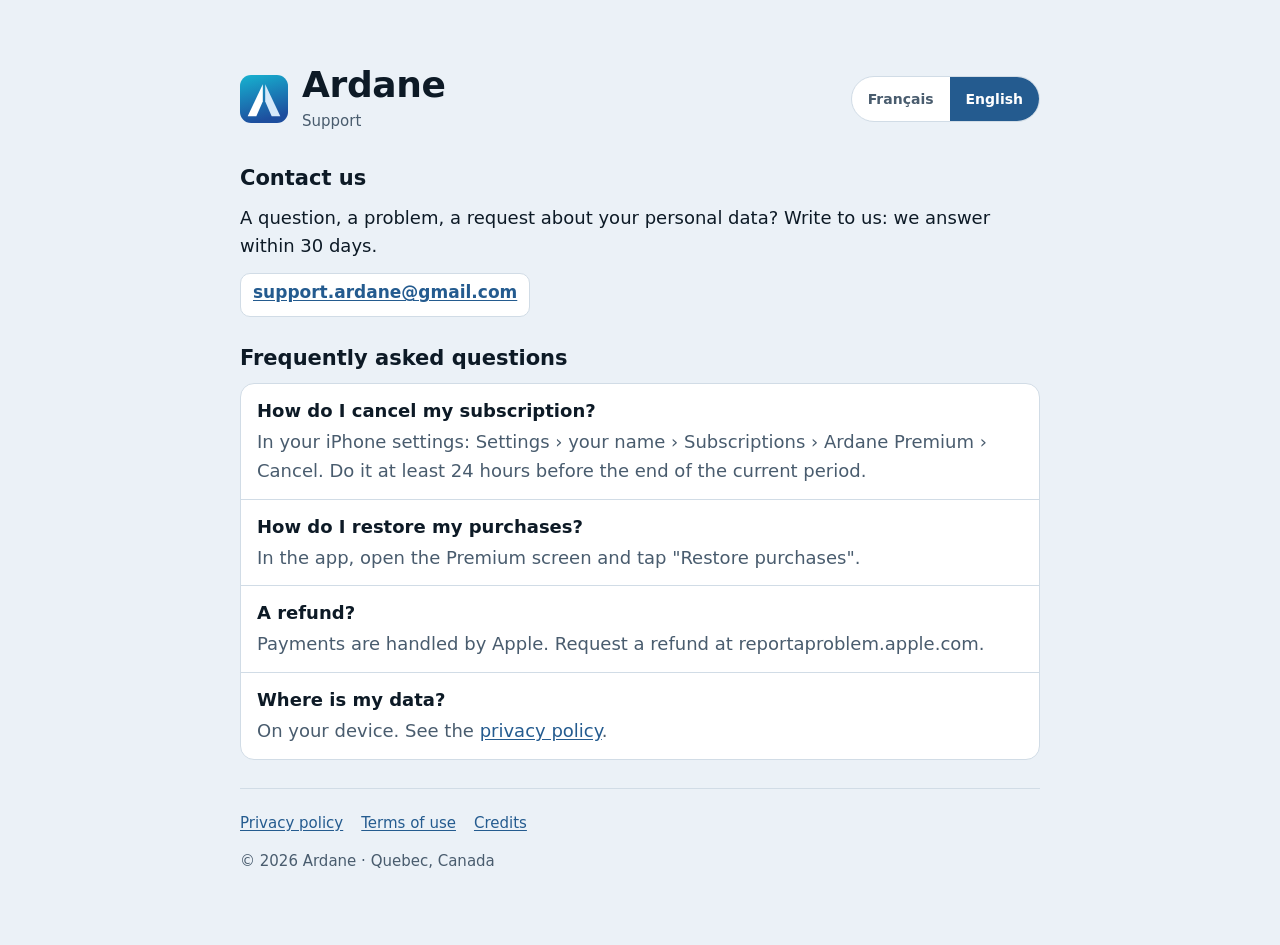
<file: support.html>
<!doctype html>
<html lang="fr" data-title-fr="Assistance Ardane" data-title-en="Ardane Support">
<meta charset="utf-8">
<meta name="viewport" content="width=device-width, initial-scale=1">
<meta name="color-scheme" content="light dark">
<meta name="theme-color" content="#EBF1F7" media="(prefers-color-scheme: light)">
<meta name="theme-color" content="#080E14" media="(prefers-color-scheme: dark)">
<title>Assistance Ardane</title>
<link rel="stylesheet" href="style.css">

<main>
  <header>
    <div class="mark" aria-hidden="true"></div>
    <div class="titles">
      <h1>Ardane</h1>
      <p class="sub" id="sub">Assistance</p>
    </div>
    <div class="lang" role="group" aria-label="Langue / Language">
      <button id="btn-fr" type="button" aria-pressed="true" lang="fr">Français</button>
      <button id="btn-en" type="button" aria-pressed="false" lang="en">English</button>
    </div>
  </header>

  <article id="fr" lang="fr">
    <section>
      <h2>Nous écrire</h2>
      <p>Une question, un problème, une demande liée à tes données personnelles ? Écris-nous : nous répondons dans un délai de 30 jours.</p>
      <p><a class="email" href="mailto:support.ardane@gmail.com">support.ardane@gmail.com</a></p>
    </section>
    <section>
      <h2>Questions fréquentes</h2>
      <ul class="list">
        <li><b>Comment annuler mon abonnement ?</b><span>Dans les réglages de ton iPhone : Réglages › ton nom › Abonnements › Ardane Premium › Annuler. Fais-le au moins 24 heures avant la fin de la période en cours.</span></li>
        <li><b>Comment restaurer mes achats ?</b><span>Dans l'app, ouvre l'écran Premium et touche « Restaurer mes achats ».</span></li>
        <li><b>Un remboursement ?</b><span>Les paiements sont traités par Apple. Demande un remboursement sur reportaproblem.apple.com.</span></li>
        <li><b>Où sont mes données ?</b><span>Sur ton appareil. Voir la <a href="privacy.html#fr">politique de confidentialité</a>.</span></li>
      </ul>
    </section>
    <footer>
      <nav class="links" aria-label="Liens légaux"><a href="privacy.html#fr">Politique de confidentialité</a><a href="terms.html#fr">Conditions d'utilisation</a><a href="credits.html#fr">Crédits</a></nav>
      <span>© 2026 Ardane · Québec, Canada</span>
    </footer>
  </article>

  <article id="en" lang="en" hidden>
    <section>
      <h2>Contact us</h2>
      <p>A question, a problem, a request about your personal data? Write to us: we answer within 30 days.</p>
      <p><a class="email" href="mailto:support.ardane@gmail.com">support.ardane@gmail.com</a></p>
    </section>
    <section>
      <h2>Frequently asked questions</h2>
      <ul class="list">
        <li><b>How do I cancel my subscription?</b><span>In your iPhone settings: Settings › your name › Subscriptions › Ardane Premium › Cancel. Do it at least 24 hours before the end of the current period.</span></li>
        <li><b>How do I restore my purchases?</b><span>In the app, open the Premium screen and tap "Restore purchases".</span></li>
        <li><b>A refund?</b><span>Payments are handled by Apple. Request a refund at reportaproblem.apple.com.</span></li>
        <li><b>Where is my data?</b><span>On your device. See the <a href="privacy.html#en">privacy policy</a>.</span></li>
      </ul>
    </section>
    <footer>
      <nav class="links" aria-label="Legal links"><a href="privacy.html#en">Privacy policy</a><a href="terms.html#en">Terms of use</a><a href="credits.html#en">Credits</a></nav>
      <span>© 2026 Ardane · Quebec, Canada</span>
    </footer>
  </article>
</main>
<script src="site.js"></script>
<script>
(function(){var s=document.getElementById("sub");function f(){s.textContent=document.documentElement.lang==="en"?"Support":"Assistance";}f();new MutationObserver(f).observe(document.documentElement,{attributes:true,attributeFilter:["lang"]});})();
</script>
</file>
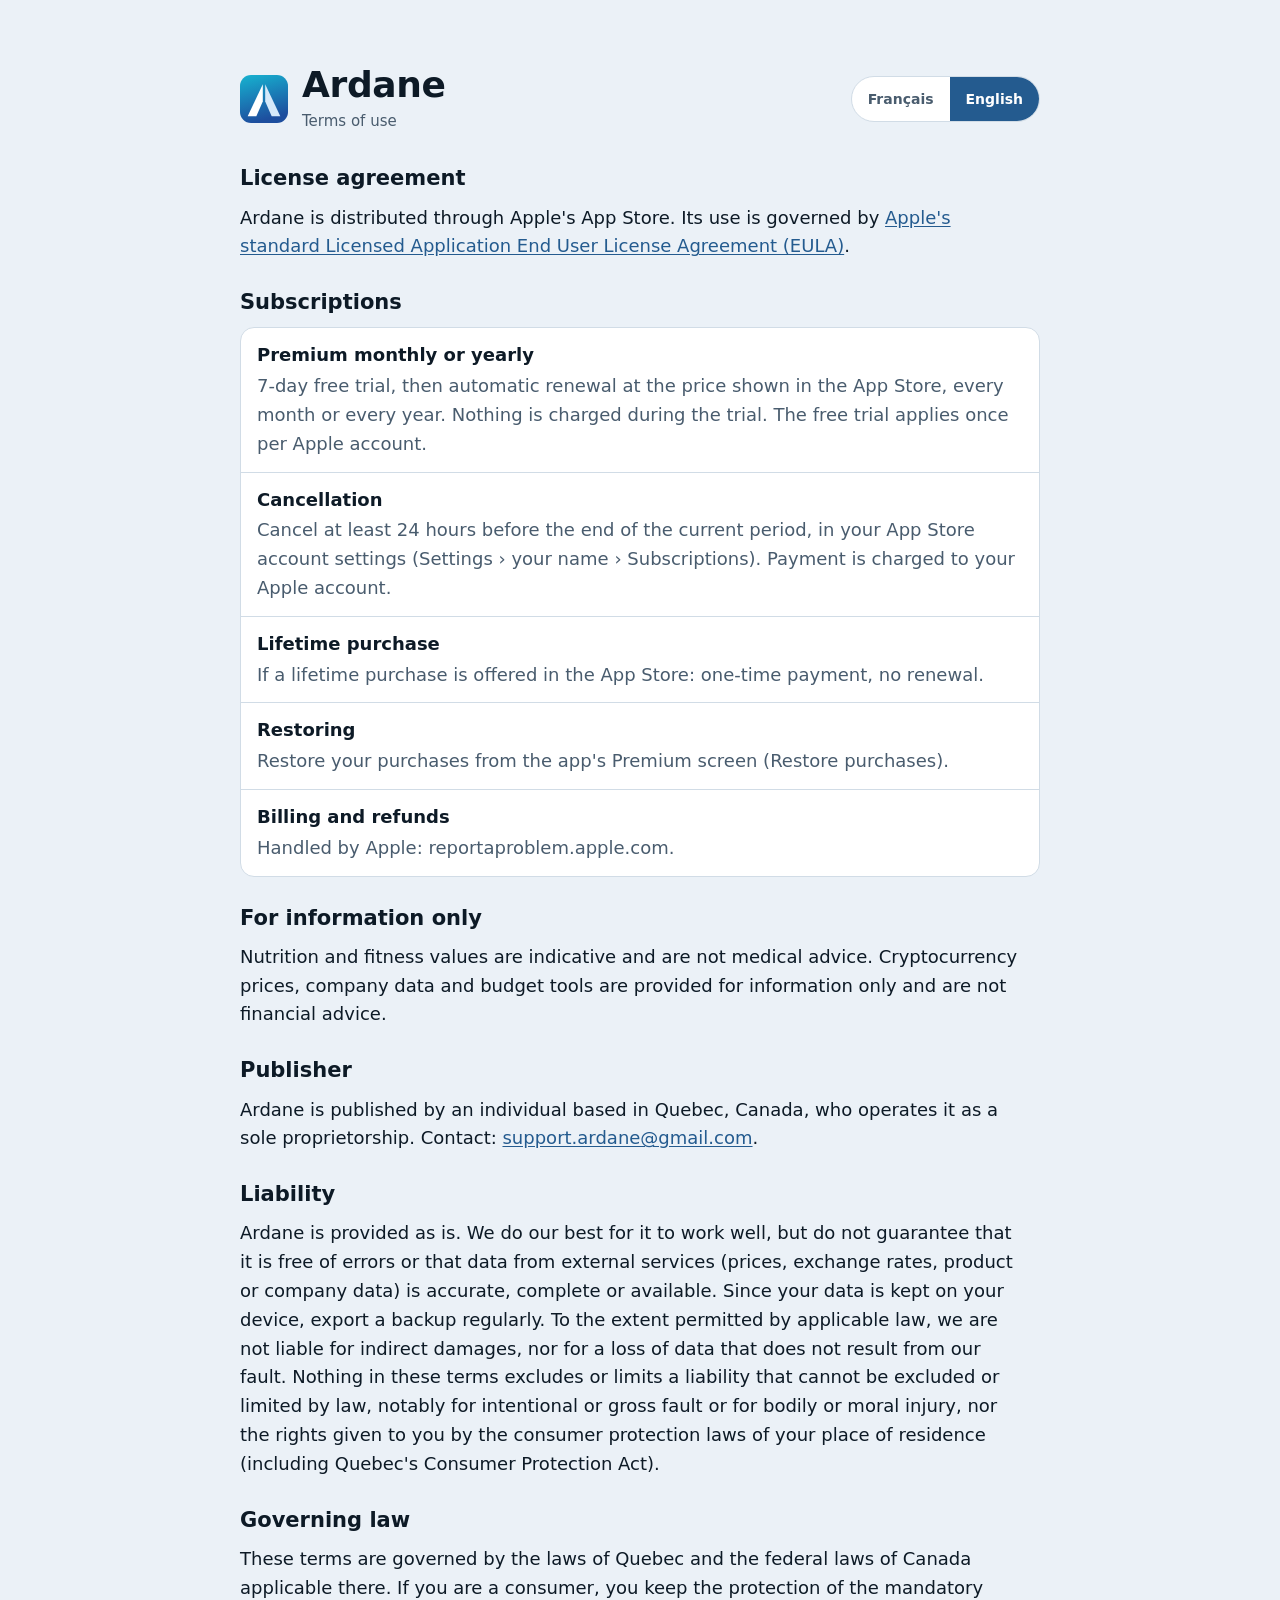
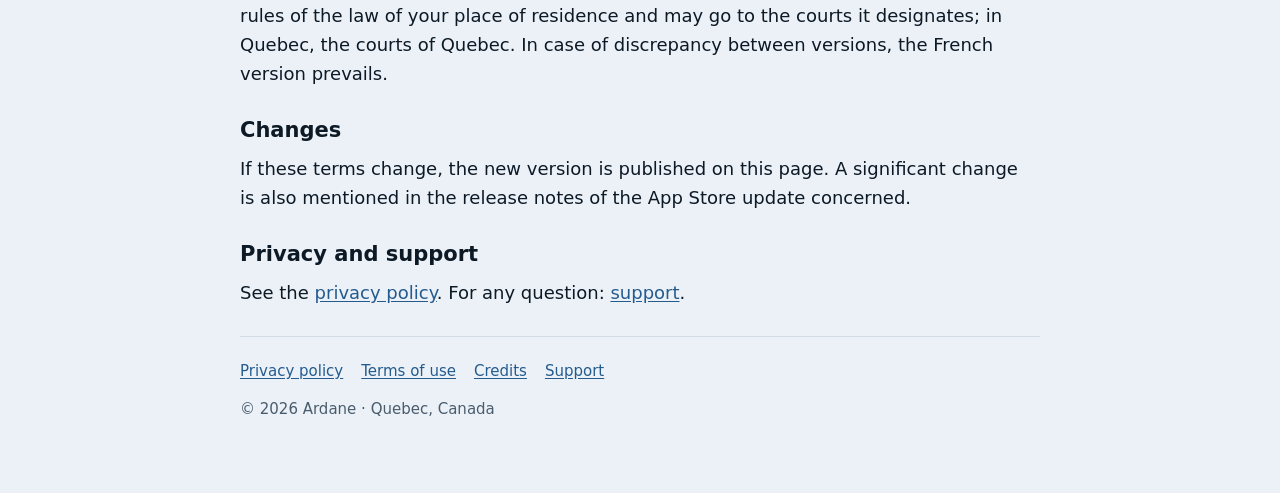
<file: terms.html>
<!doctype html>
<html lang="fr" data-title-fr="Conditions d'utilisation d'Ardane" data-title-en="Ardane Terms of Use">
<meta charset="utf-8">
<meta name="viewport" content="width=device-width, initial-scale=1">
<meta name="color-scheme" content="light dark">
<meta name="theme-color" content="#EBF1F7" media="(prefers-color-scheme: light)">
<meta name="theme-color" content="#080E14" media="(prefers-color-scheme: dark)">
<title>Conditions d'utilisation d'Ardane</title>
<link rel="stylesheet" href="style.css">

<main>
  <header>
    <div class="mark" aria-hidden="true"></div>
    <div class="titles">
      <h1>Ardane</h1>
      <p class="sub" id="sub">Conditions d'utilisation</p>
    </div>
    <div class="lang" role="group" aria-label="Langue / Language">
      <button id="btn-fr" type="button" aria-pressed="true" lang="fr">Français</button>
      <button id="btn-en" type="button" aria-pressed="false" lang="en">English</button>
    </div>
  </header>

  <article id="fr" lang="fr">
    <section>
      <h2>Contrat de licence</h2>
      <p>Ardane est distribuée par l'App Store d'Apple. Son utilisation est régie par le <a href="https://www.apple.com/legal/internet-services/itunes/dev/stdeula/">contrat de licence d'utilisateur final standard d'Apple (EULA)</a>.</p>
    </section>
    <section>
      <h2>Abonnements</h2>
      <ul class="list">
        <li><b>Premium mensuel ou annuel</b><span>Essai gratuit de 7 jours, puis renouvellement automatique au prix affiché dans l'App Store, chaque mois ou chaque année. Rien n'est débité pendant l'essai. L'essai gratuit ne vaut qu'une fois par compte Apple.</span></li>
        <li><b>Annulation</b><span>Annule au moins 24 heures avant la fin de la période en cours, dans les réglages de ton compte App Store (Réglages › ton nom › Abonnements). Le paiement est débité sur ton compte Apple.</span></li>
        <li><b>Achat à vie</b><span>Si un achat à vie est proposé dans l'App Store : paiement unique, sans renouvellement.</span></li>
        <li><b>Restauration</b><span>Tes achats se restaurent depuis l'écran Premium de l'app (Restaurer mes achats).</span></li>
        <li><b>Facturation et remboursements</b><span>Gérés par Apple : reportaproblem.apple.com.</span></li>
      </ul>
    </section>
    <section>
      <h2>À titre informatif</h2>
      <p>Les valeurs nutritionnelles et sportives sont indicatives et ne constituent pas un avis médical. Les cours de cryptomonnaies, les données d'entreprises et les outils de budget sont fournis à titre informatif et ne constituent pas un conseil financier.</p>
    </section>
    <section>
      <h2>Éditeur</h2>
      <p>Ardane est éditée par un particulier établi au Québec (Canada), qui l'exploite à titre d'entreprise individuelle. Contact : <a href="mailto:support.ardane@gmail.com">support.ardane@gmail.com</a>.</p>
    </section>
    <section>
      <h2>Responsabilité</h2>
      <p>Ardane est fournie telle quelle. Nous faisons de notre mieux pour qu'elle fonctionne bien, mais sans garantir qu'elle soit exempte d'erreurs ni que les données des services externes (cours, taux de change, données de produits ou d'entreprises) soient exactes, complètes ou disponibles. Tes données étant gardées sur ton appareil, exporte une sauvegarde régulièrement. Dans la mesure permise par la loi applicable, nous ne sommes pas responsables des dommages indirects, ni d'une perte de données qui ne résulte pas de notre faute. Rien dans ces conditions n'exclut ni ne limite une responsabilité qui ne peut l'être selon la loi, notamment pour une faute intentionnelle ou lourde, un préjudice corporel ou moral, ni les droits que t'accordent les lois de protection du consommateur de ton lieu de résidence (dont la Loi sur la protection du consommateur du Québec).</p>
    </section>
    <section>
      <h2>Loi applicable</h2>
      <p>Ces conditions sont régies par les lois du Québec et les lois du Canada qui s'y appliquent. Si tu es un consommateur, tu conserves la protection que t'accordent les règles impératives de la loi de ton lieu de résidence et tu peux t'adresser aux tribunaux qu'elle désigne ; au Québec, ce sont les tribunaux du Québec. En cas de divergence entre les versions, la version française prévaut.</p>
    </section>
    <section>
      <h2>Modifications</h2>
      <p>Si ces conditions changent, la nouvelle version est publiée sur cette page. Un changement important est aussi signalé dans les notes de version de la mise à jour de l'App Store concernée.</p>
    </section>
    <section>
      <h2>Confidentialité et assistance</h2>
      <p>Voir la <a href="privacy.html#fr">politique de confidentialité</a>. Pour toute question : <a href="support.html#fr">assistance</a>.</p>
    </section>
    <footer>
      <nav class="links" aria-label="Liens légaux"><a href="privacy.html#fr">Politique de confidentialité</a><a href="terms.html#fr">Conditions d'utilisation</a><a href="credits.html#fr">Crédits</a><a href="support.html#fr">Assistance</a></nav>
      <span>© 2026 Ardane · Québec, Canada</span>
    </footer>
  </article>

  <article id="en" lang="en" hidden>
    <section>
      <h2>License agreement</h2>
      <p>Ardane is distributed through Apple's App Store. Its use is governed by <a href="https://www.apple.com/legal/internet-services/itunes/dev/stdeula/">Apple's standard Licensed Application End User License Agreement (EULA)</a>.</p>
    </section>
    <section>
      <h2>Subscriptions</h2>
      <ul class="list">
        <li><b>Premium monthly or yearly</b><span>7-day free trial, then automatic renewal at the price shown in the App Store, every month or every year. Nothing is charged during the trial. The free trial applies once per Apple account.</span></li>
        <li><b>Cancellation</b><span>Cancel at least 24 hours before the end of the current period, in your App Store account settings (Settings › your name › Subscriptions). Payment is charged to your Apple account.</span></li>
        <li><b>Lifetime purchase</b><span>If a lifetime purchase is offered in the App Store: one-time payment, no renewal.</span></li>
        <li><b>Restoring</b><span>Restore your purchases from the app's Premium screen (Restore purchases).</span></li>
        <li><b>Billing and refunds</b><span>Handled by Apple: reportaproblem.apple.com.</span></li>
      </ul>
    </section>
    <section>
      <h2>For information only</h2>
      <p>Nutrition and fitness values are indicative and are not medical advice. Cryptocurrency prices, company data and budget tools are provided for information only and are not financial advice.</p>
    </section>
    <section>
      <h2>Publisher</h2>
      <p>Ardane is published by an individual based in Quebec, Canada, who operates it as a sole proprietorship. Contact: <a href="mailto:support.ardane@gmail.com">support.ardane@gmail.com</a>.</p>
    </section>
    <section>
      <h2>Liability</h2>
      <p>Ardane is provided as is. We do our best for it to work well, but do not guarantee that it is free of errors or that data from external services (prices, exchange rates, product or company data) is accurate, complete or available. Since your data is kept on your device, export a backup regularly. To the extent permitted by applicable law, we are not liable for indirect damages, nor for a loss of data that does not result from our fault. Nothing in these terms excludes or limits a liability that cannot be excluded or limited by law, notably for intentional or gross fault or for bodily or moral injury, nor the rights given to you by the consumer protection laws of your place of residence (including Quebec's Consumer Protection Act).</p>
    </section>
    <section>
      <h2>Governing law</h2>
      <p>These terms are governed by the laws of Quebec and the federal laws of Canada applicable there. If you are a consumer, you keep the protection of the mandatory rules of the law of your place of residence and may go to the courts it designates; in Quebec, the courts of Quebec. In case of discrepancy between versions, the French version prevails.</p>
    </section>
    <section>
      <h2>Changes</h2>
      <p>If these terms change, the new version is published on this page. A significant change is also mentioned in the release notes of the App Store update concerned.</p>
    </section>
    <section>
      <h2>Privacy and support</h2>
      <p>See the <a href="privacy.html#en">privacy policy</a>. For any question: <a href="support.html#en">support</a>.</p>
    </section>
    <footer>
      <nav class="links" aria-label="Legal links"><a href="privacy.html#en">Privacy policy</a><a href="terms.html#en">Terms of use</a><a href="credits.html#en">Credits</a><a href="support.html#en">Support</a></nav>
      <span>© 2026 Ardane · Quebec, Canada</span>
    </footer>
  </article>
</main>
<script src="site.js"></script>
<script>
(function(){var s=document.getElementById("sub");function f(){s.textContent=document.documentElement.lang==="en"?"Terms of use":"Conditions d'utilisation";}f();new MutationObserver(f).observe(document.documentElement,{attributes:true,attributeFilter:["lang"]});})();
</script>
</file>
<file: style.css>
/* Ardane site: charte du thème Saphir de l'app (Shared/Theme/AppStyle.swift, palette(): écran clair HSL h209 s.42 l.945,
   sombre s.45 l.055, carte sombre s.35 l.115, accent #245B8F clair / #68B5F5 sombre). Polices système uniquement, rien de tiers. */
:root{
  color-scheme:light dark;
  --bg:#EBF1F7; --surface:#FFFFFF; --ink:#0D1A26; --muted:#495C6E; --line:#D1DCE6; --accent:#245B8F; --on-accent:#FFFFFF; --tint:#DAE6F1;
  --display:ui-rounded,"SF Pro Rounded",ui-sans-serif,system-ui,-apple-system,"Segoe UI",sans-serif; --body:ui-sans-serif,system-ui,-apple-system,"Segoe UI",sans-serif;
}
@media (prefers-color-scheme: dark){
  :root{ --bg:#080E14; --surface:#131E28; --ink:#EBF0F4; --muted:#A9B8C6; --line:#243342; --accent:#68B5F5; --on-accent:#080E14; --tint:#182939; }
}
*{box-sizing:border-box}
[hidden]{display:none!important}
html{-webkit-text-size-adjust:100%}
body{background:var(--bg);color:var(--ink);font-family:var(--body);font-size:17px;line-height:1.6;margin:0;padding:32px 16px 56px}
main{max-width:720px;margin:0 auto;display:flex;flex-direction:column;gap:28px}
header{display:flex;align-items:center;gap:14px;flex-wrap:wrap}
/* Logo de l'app (turquoise vers bleu roi, 2026-11-05) : le symbole vit dans mark.svg (un seul endroit à remplacer). */
.mark{width:48px;height:48px;flex:none;border-radius:11px;background:url(mark.svg) center/cover no-repeat}
.titles{flex:1;min-width:0}
h1{font-family:var(--display);font-size:30px;line-height:1.15;margin:0;text-wrap:balance;letter-spacing:-.01em}
h2{font-family:var(--display);font-size:21px;line-height:1.25;margin:0;text-wrap:balance}
h3{font-size:17px;margin:6px 0 0;font-weight:600}
p{margin:0;max-width:68ch}
section,article{display:flex;flex-direction:column;gap:12px}
article{gap:28px}
a{color:var(--accent);text-underline-offset:2px}
a:hover{text-decoration-thickness:2px}
a:focus-visible,button:focus-visible{outline:3px solid var(--accent);outline-offset:2px;border-radius:4px}
.sub,.updated{color:var(--muted);font-size:15px;margin:4px 0 0;font-variant-numeric:tabular-nums}
.lang{display:flex;border:1px solid var(--line);border-radius:999px;overflow:hidden;background:var(--surface)}
.lang button{font:600 14px var(--body);color:var(--muted);background:none;border:0;padding:0 16px;min-height:44px;min-width:44px;cursor:pointer}
.lang button[aria-pressed="true"]{background:var(--accent);color:var(--on-accent)}
.lang button:focus-visible{outline-offset:-3px;border-radius:999px}
.card,.summary{background:var(--tint);border-radius:16px;padding:18px 20px;display:flex;flex-direction:column;gap:8px}
.summary p{max-width:none}
.summary ul{list-style:none;margin:0;padding:0;display:flex;flex-direction:column;gap:6px}
.summary li{padding-left:18px;position:relative}
.summary li::before{content:"";position:absolute;left:0;top:.62em;width:7px;height:7px;border-radius:2px;background:var(--accent)}
.list{list-style:none;margin:0;padding:0;border:1px solid var(--line);border-radius:14px;background:var(--surface);display:flex;flex-direction:column}
.list li{padding:13px 16px;border-top:1px solid var(--line);display:flex;flex-direction:column;gap:2px;min-width:0;overflow-wrap:anywhere}
.list li:first-child{border-top:0}
.list b{font-weight:600}
.list span{color:var(--muted)}
.contact{display:flex;align-items:center;gap:10px;flex-wrap:wrap}
.email{font:600 17px var(--body);background:var(--surface);border:1px solid var(--line);border-radius:10px;padding:8px 12px;word-break:break-all;display:inline-block;min-height:44px}
.copy{font:600 14px var(--body);border:1px solid var(--line);background:var(--surface);color:var(--ink);border-radius:10px;padding:0 14px;min-height:44px;min-width:44px;cursor:pointer}
/* Page des crédits : listes repliables, tableaux défilants, textes de licence. */
details{border:1px solid var(--line);border-radius:14px;background:var(--surface)}
summary{cursor:pointer;font-weight:600;padding:10px 16px;min-height:44px;display:flex;align-items:center}
details[open] summary{border-bottom:1px solid var(--line)}
.scroll{overflow-x:auto;max-height:70vh;overflow-y:auto}
table{border-collapse:collapse;width:100%;font-size:15px}
th,td{text-align:left;vertical-align:top;padding:8px 12px;border-top:1px solid var(--line);overflow-wrap:break-word}
.nw{white-space:nowrap}
thead th{border-top:0;color:var(--muted);font-weight:600;position:sticky;top:0;background:var(--surface)}
td:last-child{color:var(--muted);overflow-wrap:anywhere}
pre{margin:0;padding:12px 16px;white-space:pre-wrap;font-size:13px;line-height:1.5;color:var(--muted);max-height:60vh;overflow:auto}
@media (max-width:600px){thead{display:none}tr{display:block;padding:8px 14px;border-top:1px solid var(--line)}tbody tr:first-child{border-top:0}td{display:block;border:0;padding:1px 0;overflow-wrap:anywhere}.nw{white-space:normal}}
nav.links{display:flex;gap:6px 18px;flex-wrap:wrap}
nav.links a{display:inline-flex;align-items:center;min-height:44px}
footer{color:var(--muted);font-size:15px;border-top:1px solid var(--line);padding-top:12px;display:flex;flex-direction:column;gap:4px}
footer nav.links a{min-height:44px}
@media (min-width:768px){
  body{padding:48px 32px 72px}
  main{max-width:760px;gap:32px}
  h1{font-size:36px}
}
@media (min-width:1100px){
  body{font-size:18px;padding-top:64px}
  main{max-width:800px}
}
@media (prefers-reduced-motion: reduce){ *{transition:none!important;animation:none!important;scroll-behavior:auto!important} }
@media print{ body{background:#fff;color:#000} .lang{display:none} }
</file>
